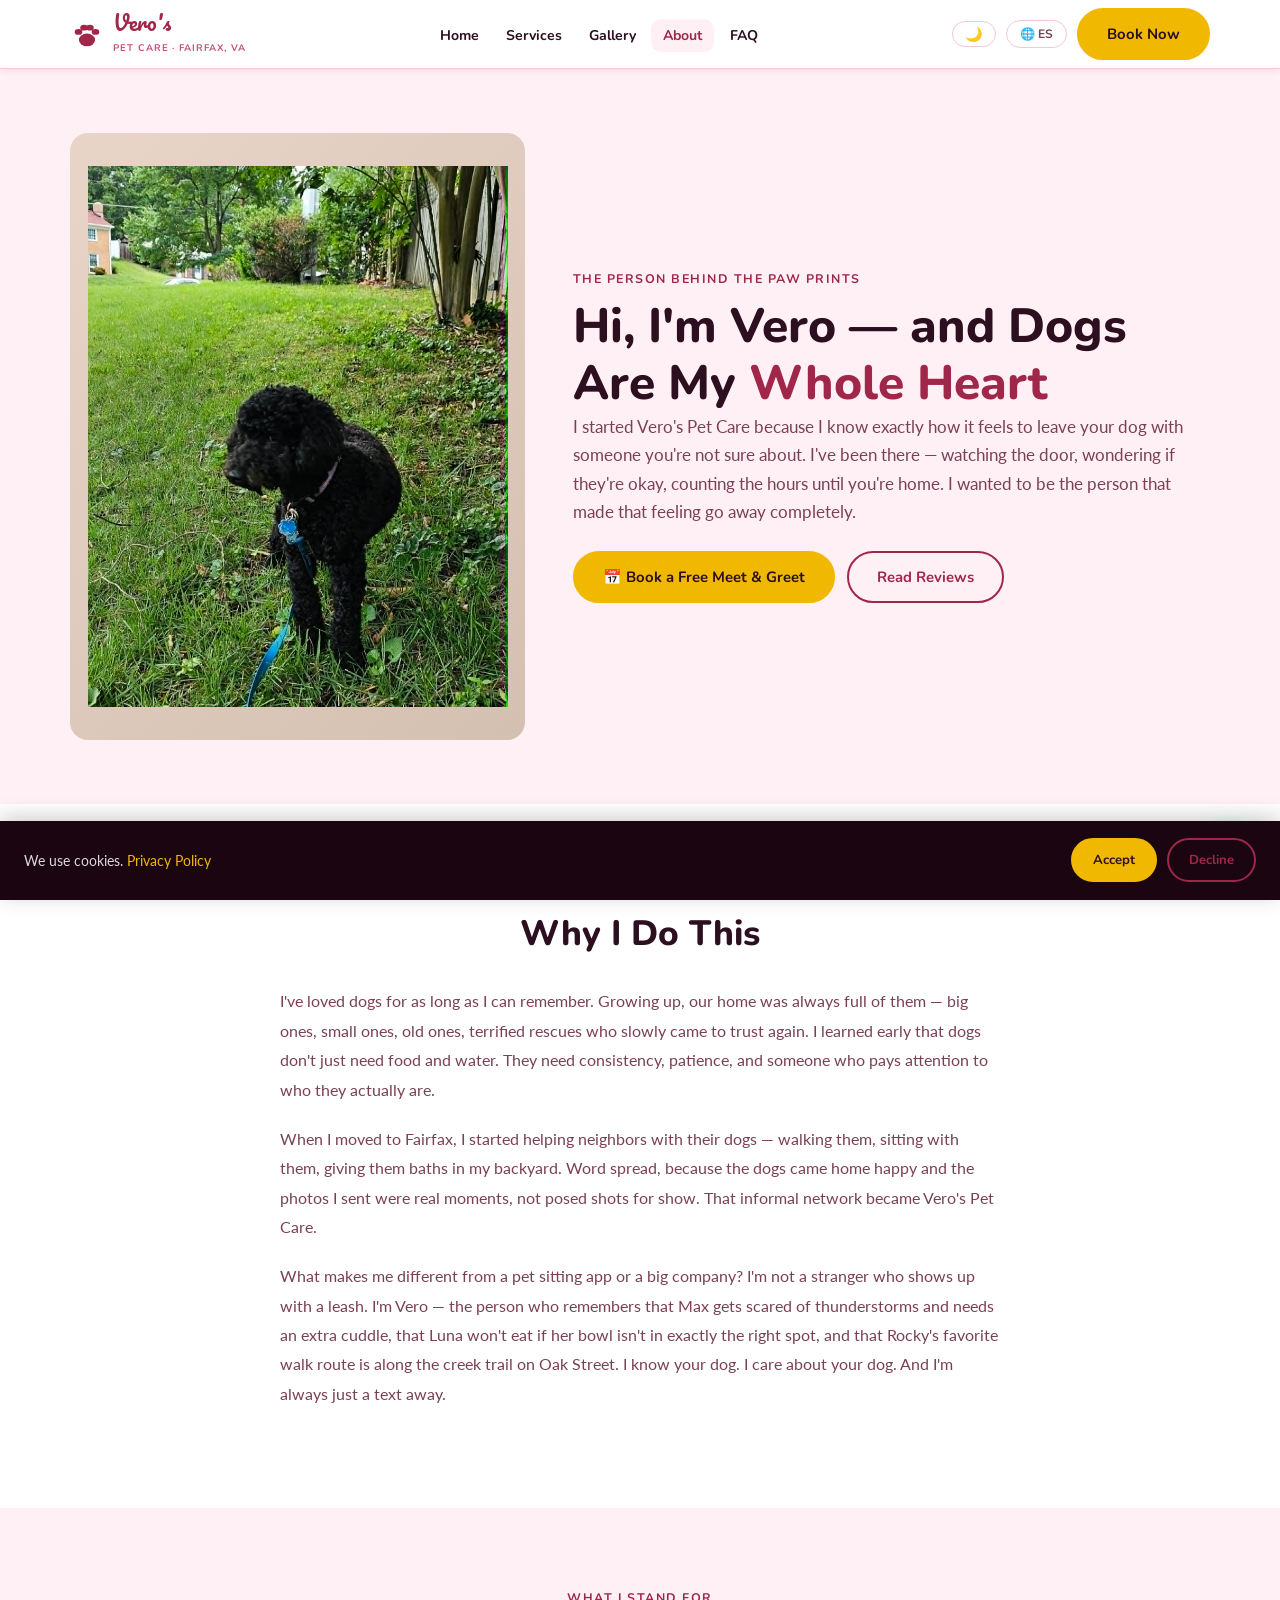
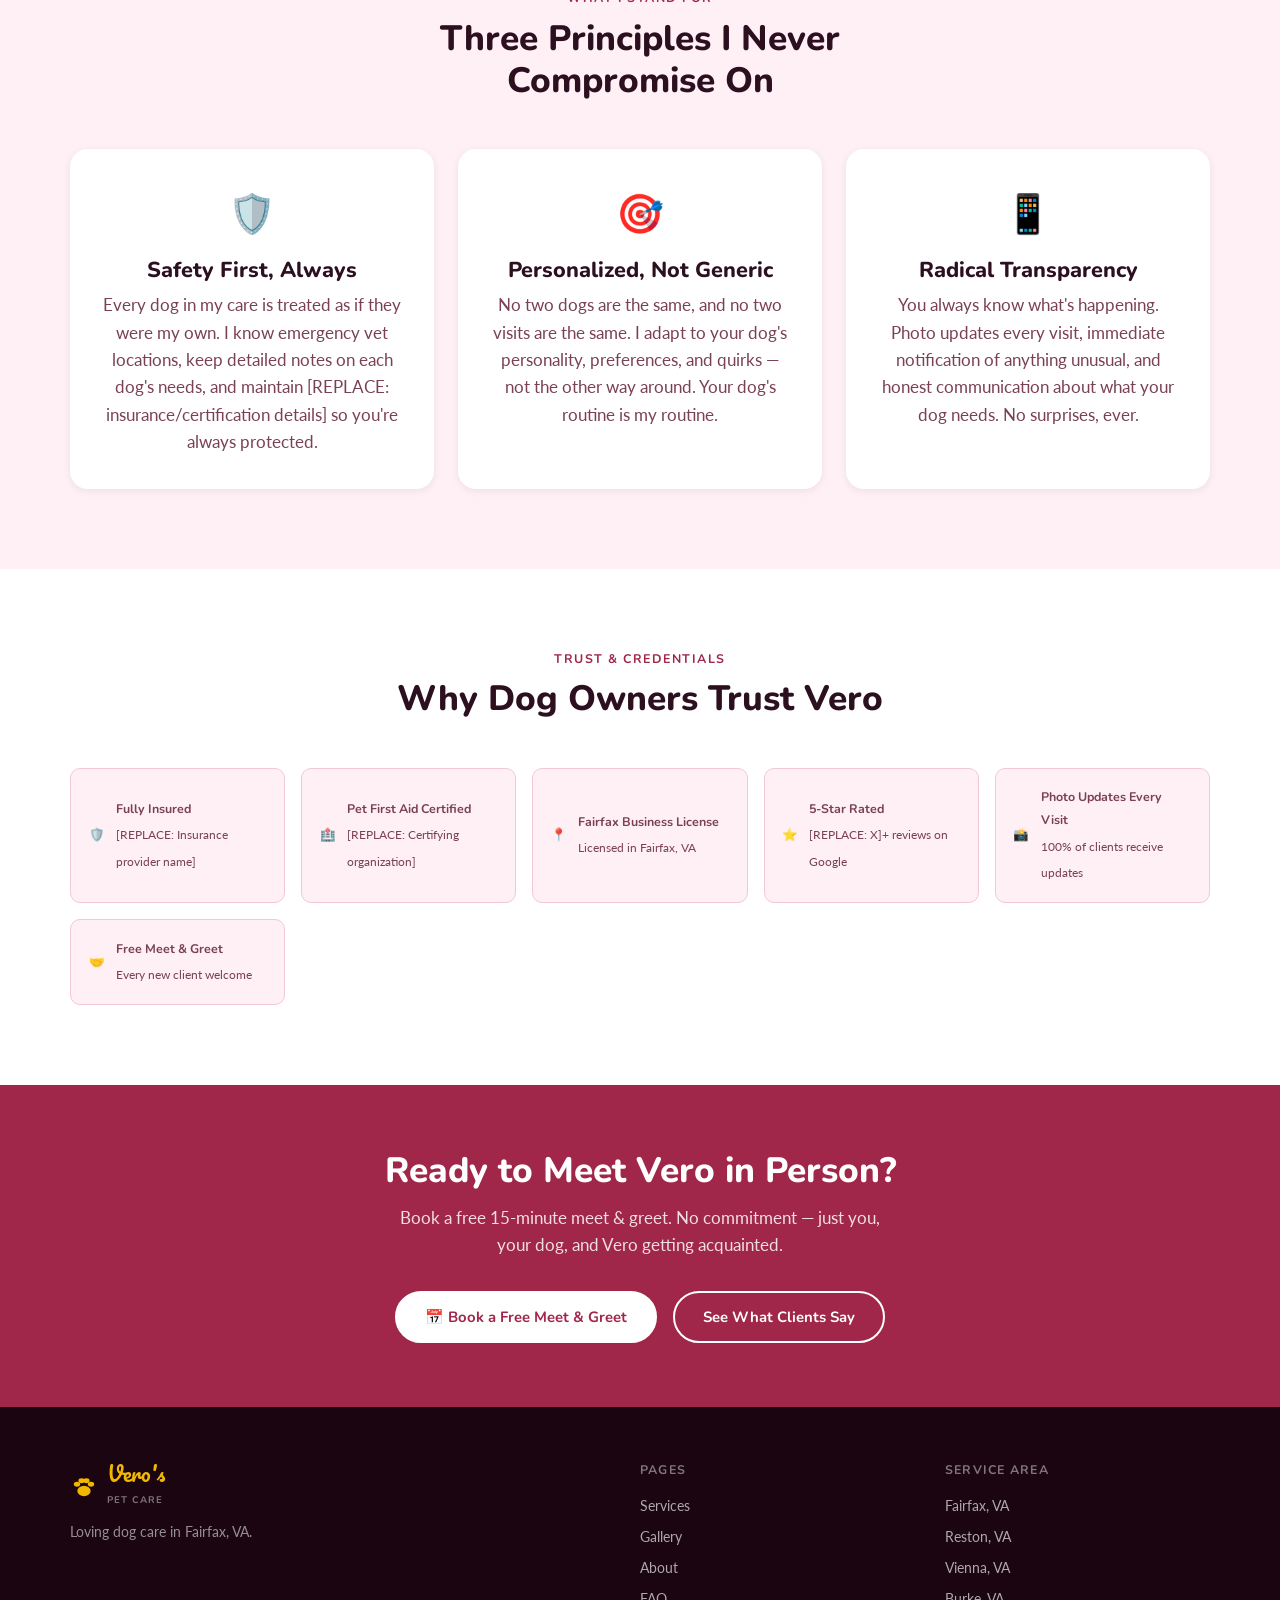
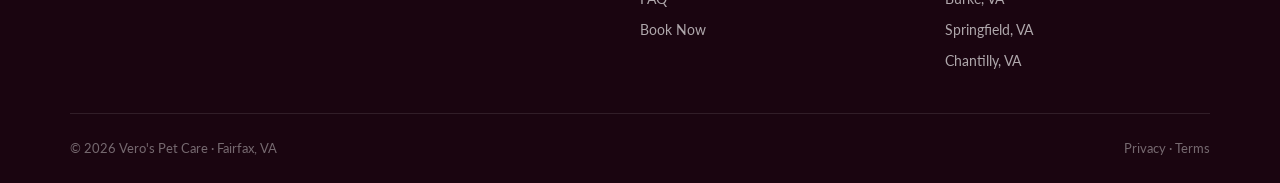
<file: about.html>
<!DOCTYPE html>
<html lang="en" data-lang="en">
<head>
  <meta charset="UTF-8">
  <script>!function(){var t=localStorage.getItem('vpc_theme')||'dark';document.documentElement.setAttribute('data-theme',t)}()</script>
  <meta name="viewport" content="width=device-width, initial-scale=1.0">
  <title>About Vero | Vero's Pet Care — Fairfax, VA Dog Care</title>
  <meta name="description" content="Meet Vero — the heart behind Vero's Pet Care in Fairfax, VA. Learn her story, her values, and why hundreds of Fairfax dog owners trust her with their furry family members.">
  <meta name="robots" content="index, follow">
  <link rel="canonical" href="https://verospetcare.infoplay.com/about.html">
  <meta property="og:title" content="About Vero | Vero's Pet Care — Fairfax, VA">
  <meta property="og:description" content="Meet the real person behind Vero's Pet Care. Her love for dogs, her story, and why trust is everything in this business.">
  <meta property="og:type" content="website">
  <meta property="og:url" content="https://verospetcare.infoplay.com/about.html">
  <meta property="og:image" content="https://verospetcare.infoplay.com/img/og-image.jpg">
  <link rel="preconnect" href="https://fonts.googleapis.com">
  <link rel="preconnect" href="https://fonts.gstatic.com" crossorigin>
  <link href="https://fonts.googleapis.com/css2?family=Pacifico&family=Nunito:wght@400;600;700;800&family=Lato:ital,wght@0,400;0,700;1,400&display=swap" rel="stylesheet">
  <link rel="stylesheet" href="style.css">
</head>
<body>
<a href="#main-content" class="skip-link">Skip to main content</a>

<!-- NAV -->
<header class="site-header">
  <div class="container">
    <nav class="nav-inner" aria-label="Main navigation">
      <a href="index.html" class="nav-logo"><svg width="34" height="34" viewBox="0 0 40 40" aria-hidden="true" style="color:var(--clr-primary)"><ellipse cx="20" cy="27" rx="9.5" ry="7.5" fill="currentColor"/><ellipse cx="10" cy="17.5" rx="4.5" ry="3.5" fill="currentColor"/><ellipse cx="16.5" cy="12.5" rx="4.5" ry="3.5" fill="currentColor"/><ellipse cx="23.5" cy="12.5" rx="4.5" ry="3.5" fill="currentColor"/><ellipse cx="30" cy="17.5" rx="4.5" ry="3.5" fill="currentColor"/></svg><span><span class="logo-text">Vero's</span><span class="logo-sub">Pet Care · Fairfax, VA</span></span></a>
      <ul class="nav-links" role="list">
        <li><a href="index.html"><span class="lang-en">Home</span><span class="lang-es">Inicio</span></a></li>
        <li><a href="services.html"><span class="lang-en">Services</span><span class="lang-es">Servicios</span></a></li>
        <li><a href="gallery.html"><span class="lang-en">Gallery</span><span class="lang-es">Galería</span></a></li>
        <li><a href="about.html" class="active" aria-current="page"><span class="lang-en">About</span><span class="lang-es">Sobre Vero</span></a></li>
        <li><a href="faq.html">FAQ</a></li>
      </ul>
      <div class="nav-actions">
        <button class="theme-toggle" aria-label="Switch to dark mode">🌙</button>
        <button class="lang-toggle" aria-label="Cambiar a Español">🌐 ES</button>
        <a href="book.html" class="btn btn-primary nav-cta"><span class="lang-en">Book Now</span><span class="lang-es">Reservar</span></a>
        <button class="hamburger" id="hamburger" aria-expanded="false" aria-controls="mobile-menu" aria-label="Open menu"><svg width="22" height="22" viewBox="0 0 22 22" fill="none" aria-hidden="true"><rect y="3" width="22" height="2.5" rx="1.25" fill="currentColor"/><rect y="10" width="22" height="2.5" rx="1.25" fill="currentColor"/><rect y="17" width="22" height="2.5" rx="1.25" fill="currentColor"/></svg></button>
      </div>
    </nav>
  </div>
  <nav id="mobile-menu" class="mobile-menu container" aria-label="Mobile navigation">
    <a href="index.html"><span class="lang-en">Home</span><span class="lang-es">Inicio</span></a>
    <a href="services.html"><span class="lang-en">Services</span><span class="lang-es">Servicios</span></a>
    <a href="gallery.html"><span class="lang-en">Gallery</span><span class="lang-es">Galería</span></a>
    <a href="about.html"><span class="lang-en">About Vero</span><span class="lang-es">Sobre Vero</span></a>
    <a href="faq.html">FAQ</a>
    <a href="testimonials.html"><span class="lang-en">Testimonials</span><span class="lang-es">Testimonios</span></a>
    <a href="book.html" class="btn btn-primary"><span class="lang-en">📅 Book Now</span><span class="lang-es">📅 Reservar</span></a>
  </nav>
</header>

<main id="main-content">

  <!-- HERO -->
  <section style="background:var(--clr-neutral);padding:4rem 0" aria-labelledby="about-heading">
    <div class="container">
      <div class="about-hero-inner">
        <div class="about-hero-photo" role="img" aria-label="Vero with a happy dog">
          <img src="img/vero-about.jpg" alt="Vero smiling with one of the dogs she cares for in Fairfax, VA" width="420" height="560" loading="eager" onerror="this.style.display='none';this.parentElement.querySelector('.ph').style.display='flex'">
          <div class="ph" style="display:none;align-items:center;justify-content:center;height:100%;font-size:4rem">🐾</div>
        </div>
        <div>
          <span class="section-label"><span class="lang-en">The Person Behind the Paw Prints</span><span class="lang-es">La Persona Detrás de las Huellas</span></span>
          <h1 id="about-heading">
            <span class="lang-en">Hi, I'm Vero — and Dogs Are My <span style="color:var(--clr-primary)">Whole Heart</span></span>
            <span class="lang-es">Hola, soy Vero — y los Perros Son <span style="color:var(--clr-primary)">Todo Mi Corazón</span></span>
          </h1>
          <p style="font-size:1.08rem;margin-bottom:1.5rem">
            <span class="lang-en">I started Vero's Pet Care because I know exactly how it feels to leave your dog with someone you're not sure about. I've been there — watching the door, wondering if they're okay, counting the hours until you're home. I wanted to be the person that made that feeling go away completely.</span>
            <span class="lang-es">Comencé Vero's Pet Care porque sé exactamente cómo se siente dejar a tu perro con alguien de quien no estás seguro. He estado ahí — mirando la puerta, preguntándome si están bien, contando las horas. Quería ser la persona que hiciera desaparecer esa sensación por completo.</span>
          </p>
          <div style="display:flex;flex-wrap:wrap;gap:.75rem">
            <a href="book.html" class="btn btn-primary"><span class="lang-en">📅 Book a Free Meet &amp; Greet</span><span class="lang-es">📅 Agenda una Presentación Gratuita</span></a>
            <a href="testimonials.html" class="btn btn-outline"><span class="lang-en">Read Reviews</span><span class="lang-es">Leer Comentarios</span></a>
          </div>
        </div>
      </div>
    </div>
  </section>

  <!-- MY STORY -->
  <section class="about-story-section" aria-labelledby="story-heading">
    <div class="container">
      <div class="about-story-inner">
        <span class="section-label" style="text-align:center;display:block"><span class="lang-en">My Story</span><span class="lang-es">Mi Historia</span></span>
        <h2 id="story-heading" style="text-align:center;margin-bottom:2rem">
          <span class="lang-en">Why I Do This</span>
          <span class="lang-es">Por Qué Hago Esto</span>
        </h2>
        <p>
          <span class="lang-en">I've loved dogs for as long as I can remember. Growing up, our home was always full of them — big ones, small ones, old ones, terrified rescues who slowly came to trust again. I learned early that dogs don't just need food and water. They need consistency, patience, and someone who pays attention to who they actually are.</span>
          <span class="lang-es">He amado a los perros por todo el tiempo que puedo recordar. Al crecer, nuestra casa siempre estaba llena de ellos — grandes, pequeños, viejos, rescates aterrorizados que poco a poco volvían a confiar. Aprendí temprano que los perros no solo necesitan comida y agua. Necesitan consistencia, paciencia y a alguien que preste atención a quiénes son realmente.</span>
        </p>
        <p>
          <span class="lang-en">When I moved to Fairfax, I started helping neighbors with their dogs — walking them, sitting with them, giving them baths in my backyard. Word spread, because the dogs came home happy and the photos I sent were real moments, not posed shots for show. That informal network became Vero's Pet Care.</span>
          <span class="lang-es">Cuando me mudé a Fairfax, comencé a ayudar a los vecinos con sus perros — pasearlos, cuidarlos, bañarlos en mi patio. La voz se corrió, porque los perros llegaban a casa felices y las fotos que enviaba eran momentos reales, no poses para mostrar. Esa red informal se convirtió en Vero's Pet Care.</span>
        </p>
        <p>
          <span class="lang-en">What makes me different from a pet sitting app or a big company? I'm not a stranger who shows up with a leash. I'm Vero — the person who remembers that Max gets scared of thunderstorms and needs an extra cuddle, that Luna won't eat if her bowl isn't in exactly the right spot, and that Rocky's favorite walk route is along the creek trail on Oak Street. I know your dog. I care about your dog. And I'm always just a text away.</span>
          <span class="lang-es">¿Qué me diferencia de una app o una empresa grande? No soy una desconocida que aparece con una correa. Soy Vero — la persona que recuerda que Max se asusta con los truenos y necesita un abrazo extra, que Luna no come si su tazón no está en el lugar exacto, y que el paseo favorito de Rocky es por el sendero del arroyo. Conozco a tu perro. Me importa tu perro. Y siempre estoy a un mensaje de distancia.</span>
        </p>
      </div>
    </div>
  </section>

  <!-- VALUES -->
  <section class="values-section" aria-labelledby="values-heading">
    <div class="container">
      <div class="section-intro">
        <span class="section-label"><span class="lang-en">What I Stand For</span><span class="lang-es">Lo que Defiendo</span></span>
        <h2 id="values-heading"><span class="lang-en">Three Principles I Never Compromise On</span><span class="lang-es">Tres Principios que Nunca Comprometo</span></h2>
      </div>
      <div class="values-grid">
        <div class="value-card">
          <span class="value-icon" aria-hidden="true">🛡️</span>
          <h3><span class="lang-en">Safety First, Always</span><span class="lang-es">La Seguridad Primero, Siempre</span></h3>
          <p><span class="lang-en">Every dog in my care is treated as if they were my own. I know emergency vet locations, keep detailed notes on each dog's needs, and maintain [REPLACE: insurance/certification details] so you're always protected.</span><span class="lang-es">Cada perro a mi cuidado se trata como si fuera mío. Conozco las clínicas de emergencia, mantengo notas detalladas sobre las necesidades de cada perro y tengo seguro para que siempre estés protegido.</span></p>
        </div>
        <div class="value-card">
          <span class="value-icon" aria-hidden="true">🎯</span>
          <h3><span class="lang-en">Personalized, Not Generic</span><span class="lang-es">Personalizado, No Genérico</span></h3>
          <p><span class="lang-en">No two dogs are the same, and no two visits are the same. I adapt to your dog's personality, preferences, and quirks — not the other way around. Your dog's routine is my routine.</span><span class="lang-es">No hay dos perros iguales, y no hay dos visitas iguales. Me adapto a la personalidad, preferencias y peculiaridades de tu perro — no al revés. La rutina de tu perro es mi rutina.</span></p>
        </div>
        <div class="value-card">
          <span class="value-icon" aria-hidden="true">📱</span>
          <h3><span class="lang-en">Radical Transparency</span><span class="lang-es">Transparencia Radical</span></h3>
          <p><span class="lang-en">You always know what's happening. Photo updates every visit, immediate notification of anything unusual, and honest communication about what your dog needs. No surprises, ever.</span><span class="lang-es">Siempre sabes lo que está pasando. Actualizaciones fotográficas en cada visita, notificación inmediata de cualquier novedad y comunicación honesta sobre lo que tu perro necesita. Sin sorpresas, nunca.</span></p>
        </div>
      </div>
    </div>
  </section>

  <!-- CREDENTIALS -->
  <section class="credentials-section" aria-labelledby="credentials-heading">
    <div class="container">
      <div class="section-intro">
        <span class="section-label"><span class="lang-en">Trust &amp; Credentials</span><span class="lang-es">Confianza y Credenciales</span></span>
        <h2 id="credentials-heading"><span class="lang-en">Why Dog Owners Trust Vero</span><span class="lang-es">Por Qué los Dueños de Perros Confían en Vero</span></h2>
      </div>
      <div class="credentials-grid">
        <div class="credential-item">
          <span class="cred-icon" aria-hidden="true">🛡️</span>
          <div>
            <strong><span class="lang-en">Fully Insured</span><span class="lang-es">Totalmente Asegurada</span></strong>
            <span><span class="lang-en">[REPLACE: Insurance provider name]</span><span class="lang-es">[REPLACE: Nombre del seguro]</span></span>
          </div>
        </div>
        <div class="credential-item">
          <span class="cred-icon" aria-hidden="true">🏥</span>
          <div>
            <strong><span class="lang-en">Pet First Aid Certified</span><span class="lang-es">Certificada en Primeros Auxilios</span></strong>
            <span>[REPLACE: Certifying organization]</span>
          </div>
        </div>
        <div class="credential-item">
          <span class="cred-icon" aria-hidden="true">📍</span>
          <div>
            <strong><span class="lang-en">Fairfax Business License</span><span class="lang-es">Licencia Comercial de Fairfax</span></strong>
            <span><span class="lang-en">Licensed in Fairfax, VA</span><span class="lang-es">Con licencia en Fairfax, VA</span></span>
          </div>
        </div>
        <div class="credential-item">
          <span class="cred-icon" aria-hidden="true">⭐</span>
          <div>
            <strong><span class="lang-en">5-Star Rated</span><span class="lang-es">Calificación 5 Estrellas</span></strong>
            <span>[REPLACE: X]+ <span class="lang-en">reviews on Google</span><span class="lang-es">reseñas en Google</span></span>
          </div>
        </div>
        <div class="credential-item">
          <span class="cred-icon" aria-hidden="true">📸</span>
          <div>
            <strong><span class="lang-en">Photo Updates Every Visit</span><span class="lang-es">Fotos en Cada Visita</span></strong>
            <span><span class="lang-en">100% of clients receive updates</span><span class="lang-es">El 100% de los clientes recibe actualizaciones</span></span>
          </div>
        </div>
        <div class="credential-item">
          <span class="cred-icon" aria-hidden="true">🤝</span>
          <div>
            <strong><span class="lang-en">Free Meet &amp; Greet</span><span class="lang-es">Presentación Gratuita</span></strong>
            <span><span class="lang-en">Every new client welcome</span><span class="lang-es">Cada nuevo cliente bienvenido</span></span>
          </div>
        </div>
      </div>
    </div>
  </section>

  <!-- CTA -->
  <section class="cta-banner" aria-labelledby="about-cta-heading">
    <div class="container">
      <h2 id="about-cta-heading"><span class="lang-en">Ready to Meet Vero in Person?</span><span class="lang-es">¿Lista para Conocer a Vero en Persona?</span></h2>
      <p><span class="lang-en">Book a free 15-minute meet &amp; greet. No commitment — just you, your dog, and Vero getting acquainted.</span><span class="lang-es">Reserva una presentación gratuita de 15 minutos. Sin compromiso — solo tú, tu perro y Vero conociéndose.</span></p>
      <div class="cta-btns">
        <a href="book.html" class="btn btn-white"><span class="lang-en">📅 Book a Free Meet &amp; Greet</span><span class="lang-es">📅 Agenda una Presentación Gratuita</span></a>
        <a href="testimonials.html" class="btn btn-outline" style="border-color:#fff;color:#fff"><span class="lang-en">See What Clients Say</span><span class="lang-es">Ver lo que Dicen los Clientes</span></a>
      </div>
    </div>
  </section>

</main>

<!-- FOOTER -->
<footer class="site-footer">
  <div class="container">
    <div class="footer-top">
      <div class="footer-brand"><a href="index.html" class="nav-logo"><svg width="28" height="28" viewBox="0 0 40 40" aria-hidden="true" style="color:var(--clr-accent)"><ellipse cx="20" cy="27" rx="9.5" ry="7.5" fill="currentColor"/><ellipse cx="10" cy="17.5" rx="4.5" ry="3.5" fill="currentColor"/><ellipse cx="16.5" cy="12.5" rx="4.5" ry="3.5" fill="currentColor"/><ellipse cx="23.5" cy="12.5" rx="4.5" ry="3.5" fill="currentColor"/><ellipse cx="30" cy="17.5" rx="4.5" ry="3.5" fill="currentColor"/></svg><span><span class="logo-text">Vero's</span><span class="logo-sub">Pet Care</span></span></a><p><span class="lang-en">Loving dog care in Fairfax, VA.</span><span class="lang-es">Cuidado amoroso para perros en Fairfax, VA.</span></p></div>
      <div class="footer-col"><h4><span class="lang-en">Pages</span><span class="lang-es">Páginas</span></h4><ul><li><a href="services.html"><span class="lang-en">Services</span><span class="lang-es">Servicios</span></a></li><li><a href="gallery.html"><span class="lang-en">Gallery</span><span class="lang-es">Galería</span></a></li><li><a href="about.html"><span class="lang-en">About</span><span class="lang-es">Sobre Vero</span></a></li><li><a href="faq.html">FAQ</a></li><li><a href="book.html"><span class="lang-en">Book Now</span><span class="lang-es">Reservar</span></a></li></ul></div>
      <div class="footer-col"><h4><span class="lang-en">Service Area</span><span class="lang-es">Área de Servicio</span></h4><ul><li>Fairfax, VA</li><li>Reston, VA</li><li>Vienna, VA</li><li>Burke, VA</li><li>Springfield, VA</li><li>Chantilly, VA</li></ul></div>
    </div>
    <div class="footer-bottom"><span>© 2026 Vero's Pet Care · Fairfax, VA</span><span><a href="privacy.html"><span class="lang-en">Privacy</span><span class="lang-es">Privacidad</span></a> · <a href="terms.html"><span class="lang-en">Terms</span><span class="lang-es">Términos</span></a></span></div>
  </div>
</footer>

<a href="https://wa.me/17034381527" class="whatsapp-float" aria-label="Chat on WhatsApp" target="_blank" rel="noopener noreferrer"><svg viewBox="0 0 24 24" aria-hidden="true" fill="#fff"><path d="M17.472 14.382c-.297-.149-1.758-.867-2.03-.967-.273-.099-.471-.148-.67.15-.197.297-.767.966-.94 1.164-.173.199-.347.223-.644.075-.297-.15-1.255-.463-2.39-1.475-.883-.788-1.48-1.761-1.653-2.059-.173-.297-.018-.458.13-.606.134-.133.298-.347.446-.52.149-.174.198-.298.298-.497.099-.198.05-.371-.025-.52-.075-.149-.669-1.612-.916-2.207-.242-.579-.487-.5-.669-.51-.173-.008-.371-.01-.57-.01-.198 0-.52.074-.792.372-.272.297-1.04 1.016-1.04 2.479 0 1.462 1.065 2.875 1.213 3.074.149.198 2.096 3.2 5.077 4.487.709.306 1.262.489 1.694.625.712.227 1.36.195 1.871.118.571-.085 1.758-.719 2.006-1.413.248-.694.248-1.289.173-1.413-.074-.124-.272-.198-.57-.347z"/><path d="M12 0C5.373 0 0 5.373 0 12c0 2.115.549 4.101 1.508 5.83L0 24l6.335-1.482A11.934 11.934 0 0012 24c6.627 0 12-5.373 12-12S18.627 0 12 0zm0 22c-1.891 0-3.667-.518-5.18-1.42l-.371-.22-3.762.879.938-3.67-.241-.383A9.954 9.954 0 012 12C2 6.477 6.477 2 12 2s10 4.477 10 10-4.477 10-10 10z"/></svg></a>
<div id="cookie-banner" role="dialog" aria-describedby="cookie-desc" style="display:none"><p id="cookie-desc"><span class="lang-en">We use cookies. <a href="privacy.html">Privacy Policy</a></span><span class="lang-es">Usamos cookies. <a href="privacy.html">Política de Privacidad</a></span></p><div class="cookie-actions"><button id="cookie-accept" class="btn btn-primary btn-sm"><span class="lang-en">Accept</span><span class="lang-es">Aceptar</span></button><button id="cookie-decline" class="btn btn-outline btn-sm"><span class="lang-en">Decline</span><span class="lang-es">Rechazar</span></button></div></div>

<script src="main.js" defer></script>
</body>
</html>
</file>
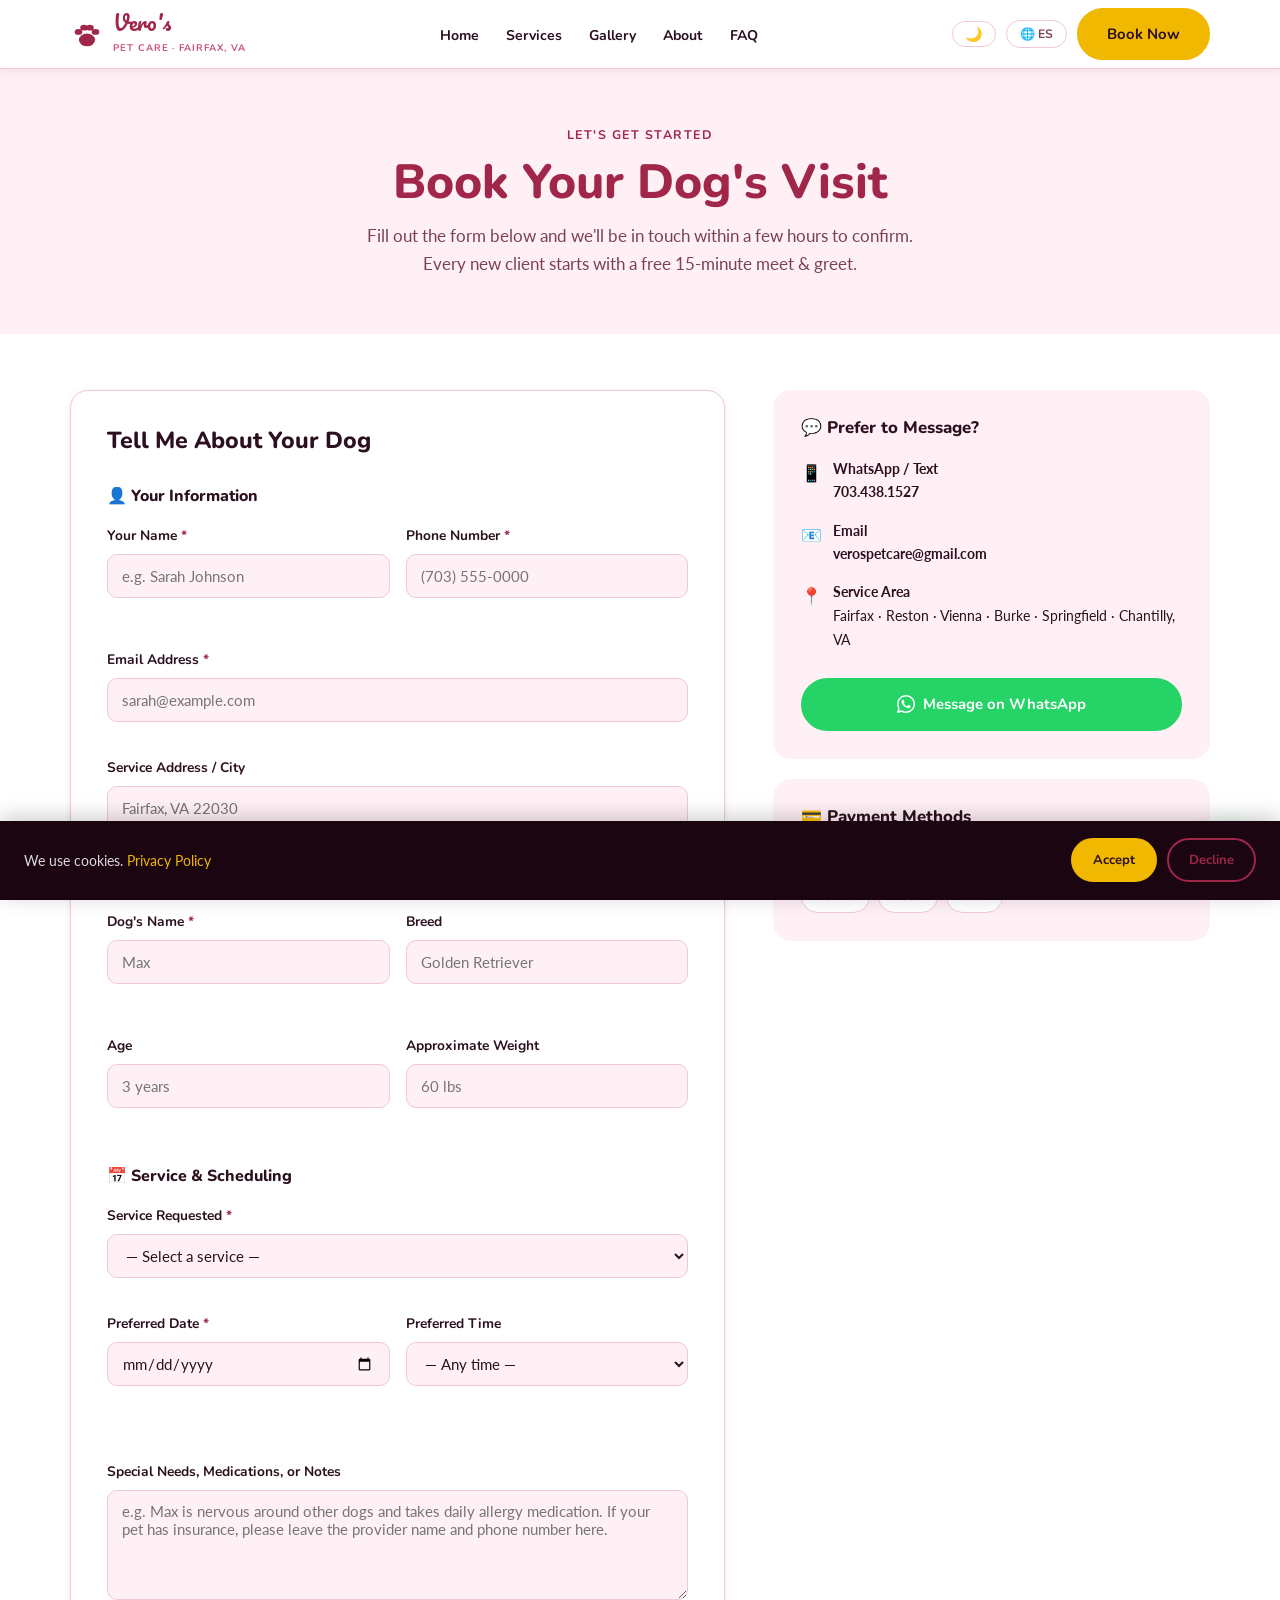
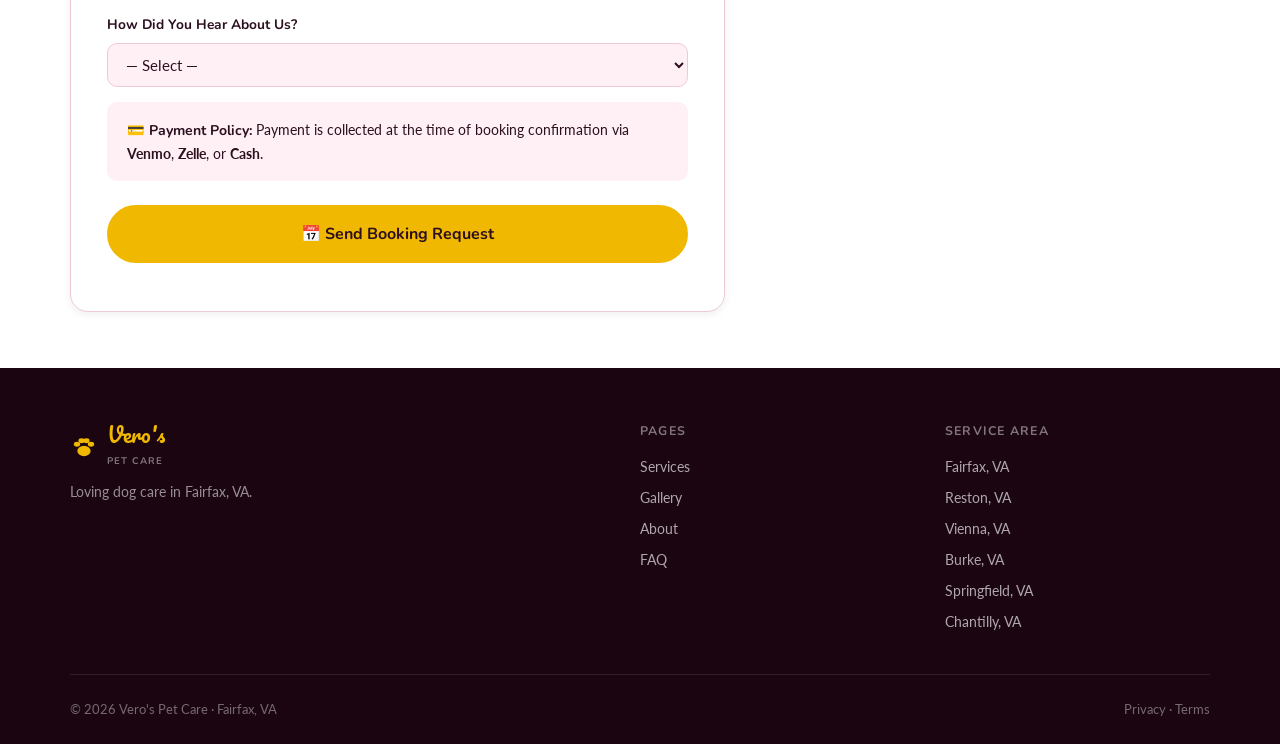
<file: book.html>
<!DOCTYPE html>
<html lang="en" data-lang="en">
<head>
  <meta charset="UTF-8">
  <script>!function(){var t=localStorage.getItem('vpc_theme')||'dark';document.documentElement.setAttribute('data-theme',t)}()</script>
  <meta name="viewport" content="width=device-width, initial-scale=1.0">
  <title>Book a Dog Care Visit | Vero's Pet Care — Fairfax, VA</title>
  <meta name="description" content="Book dog care services in Fairfax, VA with Vero. Fill out our quick form — grooming baths, dog walking, and more. We respond within a few hours.">
  <meta name="robots" content="index, follow">
  <link rel="canonical" href="https://verospetcare.infoplay.com/book.html">
  <meta property="og:title" content="Book Now | Vero's Pet Care — Fairfax, VA">
  <meta property="og:description" content="Book dog care services in Fairfax, VA. Quick form, fast response. Grooming, walking, sitting, and more.">
  <meta property="og:type" content="website">
  <meta property="og:url" content="https://verospetcare.infoplay.com/book.html">
  <meta property="og:image" content="https://verospetcare.infoplay.com/img/og-image.jpg">
  <link rel="preconnect" href="https://fonts.googleapis.com">
  <link rel="preconnect" href="https://fonts.gstatic.com" crossorigin>
  <link href="https://fonts.googleapis.com/css2?family=Pacifico&family=Nunito:wght@400;600;700;800&family=Lato:ital,wght@0,400;0,700;1,400&display=swap" rel="stylesheet">
  <link rel="stylesheet" href="style.css">
</head>
<body>
<a href="#main-content" class="skip-link">Skip to main content</a>

<!-- NAV -->
<header class="site-header">
  <div class="container">
    <nav class="nav-inner" aria-label="Main navigation">
      <a href="index.html" class="nav-logo"><svg width="34" height="34" viewBox="0 0 40 40" aria-hidden="true" style="color:var(--clr-primary)"><ellipse cx="20" cy="27" rx="9.5" ry="7.5" fill="currentColor"/><ellipse cx="10" cy="17.5" rx="4.5" ry="3.5" fill="currentColor"/><ellipse cx="16.5" cy="12.5" rx="4.5" ry="3.5" fill="currentColor"/><ellipse cx="23.5" cy="12.5" rx="4.5" ry="3.5" fill="currentColor"/><ellipse cx="30" cy="17.5" rx="4.5" ry="3.5" fill="currentColor"/></svg><span><span class="logo-text">Vero's</span><span class="logo-sub">Pet Care · Fairfax, VA</span></span></a>
      <ul class="nav-links" role="list">
        <li><a href="index.html"><span class="lang-en">Home</span><span class="lang-es">Inicio</span></a></li>
        <li><a href="services.html"><span class="lang-en">Services</span><span class="lang-es">Servicios</span></a></li>
        <li><a href="gallery.html"><span class="lang-en">Gallery</span><span class="lang-es">Galería</span></a></li>
        <li><a href="about.html"><span class="lang-en">About</span><span class="lang-es">Sobre Vero</span></a></li>
        <li><a href="faq.html">FAQ</a></li>
      </ul>
      <div class="nav-actions">
        <button class="theme-toggle" aria-label="Switch to dark mode">🌙</button>
        <button class="lang-toggle" aria-label="Cambiar a Español">🌐 ES</button>
        <a href="book.html" class="btn btn-primary nav-cta active" aria-current="page"><span class="lang-en">Book Now</span><span class="lang-es">Reservar</span></a>
        <button class="hamburger" id="hamburger" aria-expanded="false" aria-controls="mobile-menu" aria-label="Open menu"><svg width="22" height="22" viewBox="0 0 22 22" fill="none" aria-hidden="true"><rect y="3" width="22" height="2.5" rx="1.25" fill="currentColor"/><rect y="10" width="22" height="2.5" rx="1.25" fill="currentColor"/><rect y="17" width="22" height="2.5" rx="1.25" fill="currentColor"/></svg></button>
      </div>
    </nav>
  </div>
  <nav id="mobile-menu" class="mobile-menu container" aria-label="Mobile navigation">
    <a href="index.html"><span class="lang-en">Home</span><span class="lang-es">Inicio</span></a>
    <a href="services.html"><span class="lang-en">Services</span><span class="lang-es">Servicios</span></a>
    <a href="gallery.html"><span class="lang-en">Gallery</span><span class="lang-es">Galería</span></a>
    <a href="about.html"><span class="lang-en">About Vero</span><span class="lang-es">Sobre Vero</span></a>
    <a href="faq.html">FAQ</a>
    <a href="testimonials.html"><span class="lang-en">Testimonials</span><span class="lang-es">Testimonios</span></a>
    <a href="book.html" class="btn btn-primary"><span class="lang-en">📅 Book Now</span><span class="lang-es">📅 Reservar</span></a>
  </nav>
</header>

<main id="main-content">

  <!-- PAGE HERO -->
  <section class="page-hero" aria-labelledby="book-heading">
    <div class="container">
      <span class="section-label"><span class="lang-en">Let's Get Started</span><span class="lang-es">Comencemos</span></span>
      <h1 id="book-heading">
        <span class="lang-en">Book Your Dog's <span style="color:var(--clr-primary)">Visit</span></span>
        <span class="lang-es">Reserva la <span style="color:var(--clr-primary)">Visita</span> de tu Perro</span>
      </h1>
      <p><span class="lang-en">Fill out the form below and we'll be in touch within a few hours to confirm. Every new client starts with a free 15-minute meet &amp; greet.</span><span class="lang-es">Completa el formulario a continuación y nos pondremos en contacto en pocas horas para confirmar. Cada nuevo cliente comienza con una presentación gratuita de 15 minutos.</span></p>
    </div>
  </section>

  <!-- BOOKING FORM -->
  <section style="background:var(--clr-bg);padding:3.5rem 0" aria-labelledby="form-heading">
    <div class="container">
      <div class="booking-layout">

        <!-- Main form -->
        <div class="booking-form-card">
          <h2 id="form-heading"><span class="lang-en">Tell Me About Your Dog</span><span class="lang-es">Cuéntame Sobre tu Perro</span></h2>

          <!-- Formspree form — replace action with your Formspree endpoint -->
          <form id="booking-form"
                action="https://formspree.io/f/[REPLACE: your Formspree form ID]"
                method="POST"
                novalidate
                aria-label="Booking request form">

            <input type="hidden" name="_next" value="https://verospetcare.infoplay.com/book.html?sent=true">
            <input type="hidden" name="_subject" value="New Booking Request — Vero's Pet Care">

            <!-- Owner info -->
            <fieldset style="border:none;padding:0;margin-bottom:1.5rem">
              <legend style="font-family:var(--font-head);font-weight:800;font-size:1rem;margin-bottom:1rem;color:var(--clr-text)">
                <span class="lang-en">👤 Your Information</span><span class="lang-es">👤 Tu Información</span>
              </legend>
              <div class="form-row two-col">
                <div class="form-group">
                  <label for="owner-name"><span class="lang-en">Your Name</span><span class="lang-es">Tu Nombre</span> <span class="req" aria-hidden="true">*</span></label>
                  <input type="text" id="owner-name" name="owner_name" required autocomplete="name" aria-required="true" aria-describedby="err-owner-name" placeholder="e.g. Sarah Johnson">
                  <span id="err-owner-name" class="form-error" role="alert"></span>
                </div>
                <div class="form-group">
                  <label for="phone"><span class="lang-en">Phone Number</span><span class="lang-es">Número de Teléfono</span> <span class="req" aria-hidden="true">*</span></label>
                  <input type="tel" id="phone" name="phone" required autocomplete="tel" aria-required="true" aria-describedby="err-phone" placeholder="(703) 555-0000">
                  <span id="err-phone" class="form-error" role="alert"></span>
                </div>
              </div>
              <div class="form-group">
                <label for="email"><span class="lang-en">Email Address</span><span class="lang-es">Correo Electrónico</span> <span class="req" aria-hidden="true">*</span></label>
                <input type="email" id="email" name="email" required autocomplete="email" aria-required="true" aria-describedby="err-email" placeholder="sarah@example.com">
                <span id="err-email" class="form-error" role="alert"></span>
              </div>
              <div class="form-group">
                <label for="address"><span class="lang-en">Service Address / City</span><span class="lang-es">Dirección / Ciudad del Servicio</span></label>
                <input type="text" id="address" name="address" autocomplete="street-address" placeholder="Fairfax, VA 22030">
              </div>
            </fieldset>

            <!-- Dog info -->
            <fieldset style="border:none;padding:0;margin-bottom:1.5rem">
              <legend style="font-family:var(--font-head);font-weight:800;font-size:1rem;margin-bottom:1rem;color:var(--clr-text)">
                <span class="lang-en">🐾 About Your Dog</span><span class="lang-es">🐾 Sobre tu Perro</span>
              </legend>
              <div class="form-row two-col">
                <div class="form-group">
                  <label for="dog-name"><span class="lang-en">Dog's Name</span><span class="lang-es">Nombre del Perro</span> <span class="req" aria-hidden="true">*</span></label>
                  <input type="text" id="dog-name" name="dog_name" required aria-required="true" aria-describedby="err-dog-name" placeholder="Max">
                  <span id="err-dog-name" class="form-error" role="alert"></span>
                </div>
                <div class="form-group">
                  <label for="breed"><span class="lang-en">Breed</span><span class="lang-es">Raza</span></label>
                  <input type="text" id="breed" name="breed" placeholder="Golden Retriever">
                </div>
              </div>
              <div class="form-row two-col">
                <div class="form-group">
                  <label for="age"><span class="lang-en">Age</span><span class="lang-es">Edad</span></label>
                  <input type="text" id="age" name="age" placeholder="3 years">
                </div>
                <div class="form-group">
                  <label for="weight"><span class="lang-en">Approximate Weight</span><span class="lang-es">Peso Aproximado</span></label>
                  <input type="text" id="weight" name="weight" placeholder="60 lbs">
                </div>
              </div>
            </fieldset>

            <!-- Service info -->
            <fieldset style="border:none;padding:0;margin-bottom:1.5rem">
              <legend style="font-family:var(--font-head);font-weight:800;font-size:1rem;margin-bottom:1rem;color:var(--clr-text)">
                <span class="lang-en">📅 Service &amp; Scheduling</span><span class="lang-es">📅 Servicio y Horario</span>
              </legend>
              <div class="form-group">
                <label for="service"><span class="lang-en">Service Requested</span><span class="lang-es">Servicio Solicitado</span> <span class="req" aria-hidden="true">*</span></label>
                <select id="service" name="service" required aria-required="true" aria-describedby="err-service">
                  <option value=""><span class="lang-en">— Select a service —</span></option>
                  <option value="bath-brush"><span class="lang-en">Bath &amp; Brush</span></option>
                  <option value="dog-walking-20">Dog Walking — 20 min</option>
                  <option value="dog-walking-30">Dog Walking — 30 min</option>
                  <option value="dog-walking-60">Dog Walking — 60 min</option>
                  <option value="drop-in">Drop-In Visit</option>
                  <option value="in-home-sitting">In-Home Pet Sitting</option>
                  <option value="portrait">Pet Portrait Session</option>
                  <option value="puppy">Puppy Care Package</option>
                  <option value="birthday">Dog Birthday Package</option>
                  <option value="meet-greet">Free Meet &amp; Greet (new client)</option>
                </select>
                <span id="err-service" class="form-error" role="alert"></span>
              </div>
              <div class="form-row two-col">
                <div class="form-group">
                  <label for="date"><span class="lang-en">Preferred Date</span><span class="lang-es">Fecha Preferida</span> <span class="req" aria-hidden="true">*</span></label>
                  <input type="date" id="date" name="preferred_date" required aria-required="true" aria-describedby="err-date">
                  <span id="err-date" class="form-error" role="alert"></span>
                </div>
                <div class="form-group">
                  <label for="time"><span class="lang-en">Preferred Time</span><span class="lang-es">Hora Preferida</span></label>
                  <select id="time" name="preferred_time">
                    <option value=""><span class="lang-en">— Any time —</span></option>
                    <option value="morning"><span class="lang-en">Morning (7am–12pm)</span></option>
                    <option value="afternoon"><span class="lang-en">Afternoon (12pm–5pm)</span></option>
                    <option value="evening"><span class="lang-en">Evening (5pm–8pm)</span></option>
                  </select>
                </div>
              </div>
            </fieldset>

            <!-- Special needs & notes -->
            <div class="form-group">
              <label for="special-needs"><span class="lang-en">Special Needs, Medications, or Notes</span><span class="lang-es">Necesidades Especiales, Medicamentos o Notas</span></label>
              <textarea id="special-needs" name="special_needs" rows="4" placeholder="e.g. Max is nervous around other dogs and takes daily allergy medication. If your pet has insurance, please leave the provider name and phone number here."></textarea>
            </div>

            <div class="form-group">
              <label for="how-heard"><span class="lang-en">How Did You Hear About Us?</span><span class="lang-es">¿Cómo Nos Conociste?</span></label>
              <select id="how-heard" name="how_heard">
                <option value="">— <span class="lang-en">Select</span> —</option>
                <option value="google">Google Search</option>
                <option value="instagram">Instagram</option>
                <option value="neighbor">Neighbor / Friend Referral</option>
                <option value="nextdoor">Nextdoor</option>
                <option value="other"><span class="lang-en">Other</span></option>
              </select>
            </div>

            <!-- Payment notice -->
            <div style="background:var(--clr-neutral);border-radius:var(--radius);padding:1rem 1.25rem;margin-bottom:1.5rem;font-size:.88rem">
              <strong style="font-family:var(--font-head)"><span class="lang-en">💳 Payment Policy:</span><span class="lang-es">💳 Política de Pago:</span></strong>
              <span class="lang-en"> Payment is collected at the time of booking confirmation via <strong>Venmo</strong>, <strong>Zelle</strong>, or <strong>Cash</strong>.</span>
              <span class="lang-es"> El pago se realiza al momento de la confirmación de la reserva vía <strong>Venmo</strong>, <strong>Zelle</strong> o <strong>Efectivo</strong>.</span>
            </div>

            <button type="submit" class="btn btn-primary" style="width:100%;justify-content:center;font-size:1rem;padding:1rem">
              <span class="lang-en">📅 Send Booking Request</span>
              <span class="lang-es">📅 Enviar Solicitud de Reserva</span>
            </button>
            <p id="form-feedback" aria-live="polite" style="margin-top:.75rem;text-align:center"></p>
          </form>
        </div>

        <!-- Sidebar -->
        <aside aria-label="Contact information">
          <!-- Contact info -->
          <div class="booking-sidebar-card">
            <h3><span class="lang-en">💬 Prefer to Message?</span><span class="lang-es">💬 ¿Prefieres Escribir?</span></h3>
            <div class="contact-item">
              <span class="ci-icon" aria-hidden="true">📱</span>
              <div>
                <strong class="lang-en">WhatsApp / Text</strong><strong class="lang-es">WhatsApp / Texto</strong><br>
                <a href="https://wa.me/17034381527" target="_blank" rel="noopener noreferrer">703.438.1527</a>
              </div>
            </div>
            <div class="contact-item">
              <span class="ci-icon" aria-hidden="true">📧</span>
              <div>
                <strong>Email</strong><br>
                <a href="mailto:verospetcare@gmail.com">verospetcare@gmail.com</a>
              </div>
            </div>
            <div class="contact-item">
              <span class="ci-icon" aria-hidden="true">📍</span>
              <div>
                <strong><span class="lang-en">Service Area</span><span class="lang-es">Área de Servicio</span></strong><br>
                <span style="font-size:.88rem">Fairfax · Reston · Vienna · Burke · Springfield · Chantilly, VA</span>
              </div>
            </div>
            <a href="https://wa.me/17034381527" class="btn btn-whatsapp" style="width:100%;justify-content:center;margin-top:.75rem" target="_blank" rel="noopener noreferrer" aria-label="Message on WhatsApp">
              <svg width="18" height="18" viewBox="0 0 24 24" fill="currentColor" aria-hidden="true"><path d="M17.472 14.382c-.297-.149-1.758-.867-2.03-.967-.273-.099-.471-.148-.67.15-.197.297-.767.966-.94 1.164-.173.199-.347.223-.644.075-.297-.15-1.255-.463-2.39-1.475-.883-.788-1.48-1.761-1.653-2.059-.173-.297-.018-.458.13-.606.134-.133.298-.347.446-.52.149-.174.198-.298.298-.497.099-.198.05-.371-.025-.52-.075-.149-.669-1.612-.916-2.207-.242-.579-.487-.5-.669-.51-.173-.008-.371-.01-.57-.01-.198 0-.52.074-.792.372-.272.297-1.04 1.016-1.04 2.479 0 1.462 1.065 2.875 1.213 3.074.149.198 2.096 3.2 5.077 4.487.709.306 1.262.489 1.694.625.712.227 1.36.195 1.871.118.571-.085 1.758-.719 2.006-1.413.248-.694.248-1.289.173-1.413-.074-.124-.272-.198-.57-.347z"/><path d="M12 0C5.373 0 0 5.373 0 12c0 2.115.549 4.101 1.508 5.83L0 24l6.335-1.482A11.934 11.934 0 0012 24c6.627 0 12-5.373 12-12S18.627 0 12 0zm0 22c-1.891 0-3.667-.518-5.18-1.42l-.371-.22-3.762.879.938-3.67-.241-.383A9.954 9.954 0 012 12C2 6.477 6.477 2 12 2s10 4.477 10 10-4.477 10-10 10z"/></svg>
              <span class="lang-en">Message on WhatsApp</span><span class="lang-es">Escribir por WhatsApp</span>
            </a>
          </div>

          <!-- Payment methods -->
          <div class="booking-sidebar-card">
            <h3><span class="lang-en">💳 Payment Methods</span><span class="lang-es">💳 Métodos de Pago</span></h3>
            <p style="font-size:.88rem;margin-bottom:.75rem;color:var(--clr-muted)"><span class="lang-en">Payment is due at booking confirmation.</span><span class="lang-es">El pago se realiza al confirmar la reserva.</span></p>
            <div class="payment-methods">
              <span class="pay-badge">Venmo</span>
              <span class="pay-badge">Zelle</span>
              <span class="pay-badge">Cash</span>
            </div>
          </div>
        </aside>

      </div>
    </div>
  </section>

</main>

<!-- FOOTER -->
<footer class="site-footer">
  <div class="container">
    <div class="footer-top">
      <div class="footer-brand"><a href="index.html" class="nav-logo"><svg width="28" height="28" viewBox="0 0 40 40" aria-hidden="true" style="color:var(--clr-accent)"><ellipse cx="20" cy="27" rx="9.5" ry="7.5" fill="currentColor"/><ellipse cx="10" cy="17.5" rx="4.5" ry="3.5" fill="currentColor"/><ellipse cx="16.5" cy="12.5" rx="4.5" ry="3.5" fill="currentColor"/><ellipse cx="23.5" cy="12.5" rx="4.5" ry="3.5" fill="currentColor"/><ellipse cx="30" cy="17.5" rx="4.5" ry="3.5" fill="currentColor"/></svg><span><span class="logo-text">Vero's</span><span class="logo-sub">Pet Care</span></span></a><p><span class="lang-en">Loving dog care in Fairfax, VA.</span><span class="lang-es">Cuidado amoroso para perros en Fairfax, VA.</span></p></div>
      <div class="footer-col"><h4><span class="lang-en">Pages</span><span class="lang-es">Páginas</span></h4><ul><li><a href="services.html"><span class="lang-en">Services</span><span class="lang-es">Servicios</span></a></li><li><a href="gallery.html"><span class="lang-en">Gallery</span><span class="lang-es">Galería</span></a></li><li><a href="about.html"><span class="lang-en">About</span><span class="lang-es">Sobre Vero</span></a></li><li><a href="faq.html">FAQ</a></li></ul></div>
      <div class="footer-col"><h4><span class="lang-en">Service Area</span><span class="lang-es">Área de Servicio</span></h4><ul><li>Fairfax, VA</li><li>Reston, VA</li><li>Vienna, VA</li><li>Burke, VA</li><li>Springfield, VA</li><li>Chantilly, VA</li></ul></div>
    </div>
    <div class="footer-bottom"><span>© 2026 Vero's Pet Care · Fairfax, VA</span><span><a href="privacy.html"><span class="lang-en">Privacy</span><span class="lang-es">Privacidad</span></a> · <a href="terms.html"><span class="lang-en">Terms</span><span class="lang-es">Términos</span></a></span></div>
  </div>
</footer>

<a href="https://wa.me/17034381527" class="whatsapp-float" aria-label="Chat on WhatsApp" target="_blank" rel="noopener noreferrer"><svg viewBox="0 0 24 24" aria-hidden="true" fill="#fff"><path d="M17.472 14.382c-.297-.149-1.758-.867-2.03-.967-.273-.099-.471-.148-.67.15-.197.297-.767.966-.94 1.164-.173.199-.347.223-.644.075-.297-.15-1.255-.463-2.39-1.475-.883-.788-1.48-1.761-1.653-2.059-.173-.297-.018-.458.13-.606.134-.133.298-.347.446-.52.149-.174.198-.298.298-.497.099-.198.05-.371-.025-.52-.075-.149-.669-1.612-.916-2.207-.242-.579-.487-.5-.669-.51-.173-.008-.371-.01-.57-.01-.198 0-.52.074-.792.372-.272.297-1.04 1.016-1.04 2.479 0 1.462 1.065 2.875 1.213 3.074.149.198 2.096 3.2 5.077 4.487.709.306 1.262.489 1.694.625.712.227 1.36.195 1.871.118.571-.085 1.758-.719 2.006-1.413.248-.694.248-1.289.173-1.413-.074-.124-.272-.198-.57-.347z"/><path d="M12 0C5.373 0 0 5.373 0 12c0 2.115.549 4.101 1.508 5.83L0 24l6.335-1.482A11.934 11.934 0 0012 24c6.627 0 12-5.373 12-12S18.627 0 12 0zm0 22c-1.891 0-3.667-.518-5.18-1.42l-.371-.22-3.762.879.938-3.67-.241-.383A9.954 9.954 0 012 12C2 6.477 6.477 2 12 2s10 4.477 10 10-4.477 10-10 10z"/></svg></a>
<div id="cookie-banner" role="dialog" aria-describedby="cookie-desc" style="display:none"><p id="cookie-desc"><span class="lang-en">We use cookies. <a href="privacy.html">Privacy Policy</a></span><span class="lang-es">Usamos cookies. <a href="privacy.html">Política de Privacidad</a></span></p><div class="cookie-actions"><button id="cookie-accept" class="btn btn-primary btn-sm"><span class="lang-en">Accept</span><span class="lang-es">Aceptar</span></button><button id="cookie-decline" class="btn btn-outline btn-sm"><span class="lang-en">Decline</span><span class="lang-es">Rechazar</span></button></div></div>

<script src="main.js" defer></script>
</body>
</html>
</file>
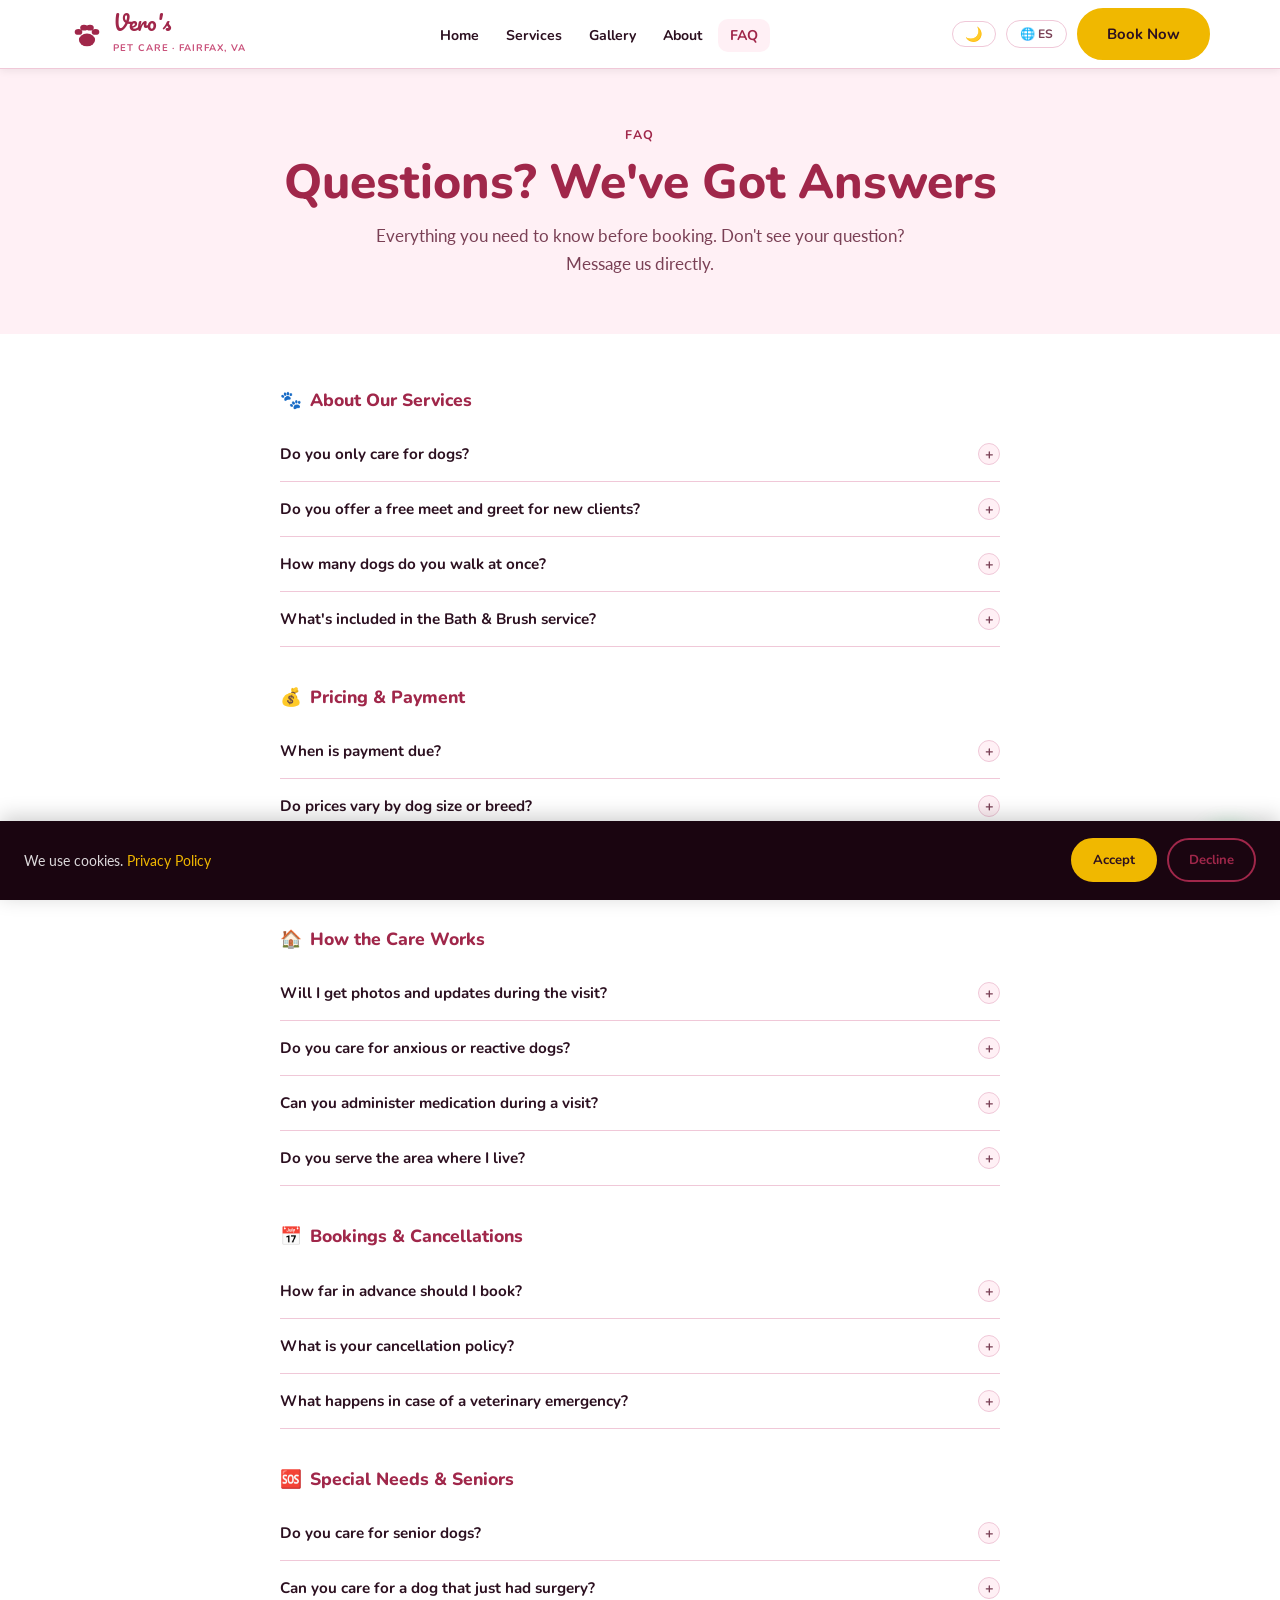
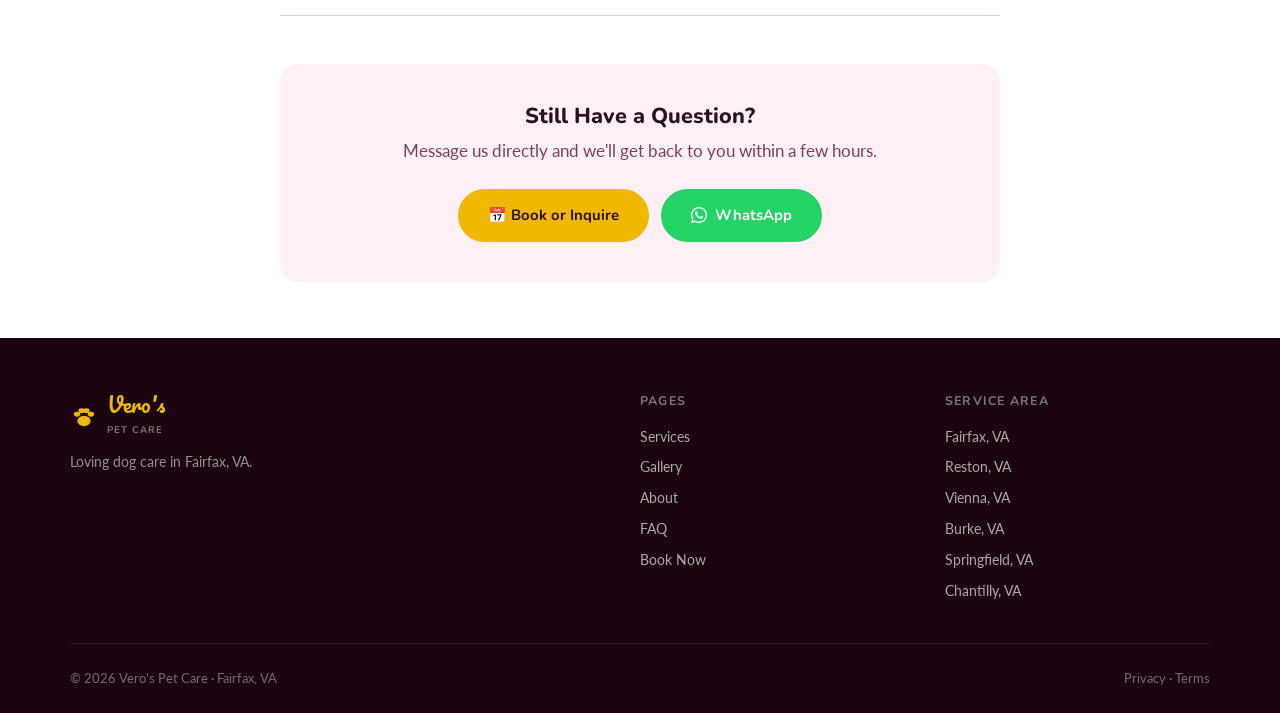
<file: faq.html>
<!DOCTYPE html>
<html lang="en" data-lang="en">
<head>
  <meta charset="UTF-8">
  <script>!function(){var t=localStorage.getItem('vpc_theme')||'dark';document.documentElement.setAttribute('data-theme',t)}()</script>
  <meta name="viewport" content="width=device-width, initial-scale=1.0">
  <title>FAQ — Frequently Asked Questions | Vero's Pet Care — Fairfax, VA</title>
  <meta name="description" content="Answers to common questions about Vero's dog care services in Fairfax, VA. Pricing, what to expect, cancellations, special needs, and more.">
  <meta name="robots" content="index, follow">
  <link rel="canonical" href="https://verospetcare.infoplay.com/faq.html">
  <script type="application/ld+json">
  {"@context":"https://schema.org","@type":"FAQPage","mainEntity":[
    {"@type":"Question","name":"Do you only service Fairfax, VA?","acceptedAnswer":{"@type":"Answer","text":"We primarily serve Fairfax, VA and surrounding communities including Reston, Vienna, Burke, Springfield, and Chantilly. Contact us if you are outside these areas — we may still be able to help."}},
    {"@type":"Question","name":"How does the booking process work?","acceptedAnswer":{"@type":"Answer","text":"Fill out the booking form on our site. We'll respond within a few hours to confirm availability and schedule a free 15-minute meet and greet for new clients. Payment is collected at booking confirmation."}},
    {"@type":"Question","name":"Do you offer a free meet and greet?","acceptedAnswer":{"@type":"Answer","text":"Yes — every new client gets a free 15-minute meet and greet so your dog can get comfortable with Vero before any paid service begins. Trust starts here."}}
  ]}
  </script>
  <meta property="og:title" content="FAQ | Vero's Pet Care — Fairfax, VA">
  <meta property="og:description" content="Answers to common questions about dog walking, grooming, sitting, pricing, and booking with Vero's Pet Care in Fairfax, VA.">
  <meta property="og:type" content="website">
  <meta property="og:url" content="https://verospetcare.infoplay.com/faq.html">
  <meta property="og:image" content="https://verospetcare.infoplay.com/img/og-image.jpg">
  <link rel="preconnect" href="https://fonts.googleapis.com">
  <link rel="preconnect" href="https://fonts.gstatic.com" crossorigin>
  <link href="https://fonts.googleapis.com/css2?family=Pacifico&family=Nunito:wght@400;600;700;800&family=Lato:ital,wght@0,400;0,700;1,400&display=swap" rel="stylesheet">
  <link rel="stylesheet" href="style.css">
</head>
<body>
<a href="#main-content" class="skip-link">Skip to main content</a>

<!-- NAV -->
<header class="site-header">
  <div class="container">
    <nav class="nav-inner" aria-label="Main navigation">
      <a href="index.html" class="nav-logo"><svg width="34" height="34" viewBox="0 0 40 40" aria-hidden="true" style="color:var(--clr-primary)"><ellipse cx="20" cy="27" rx="9.5" ry="7.5" fill="currentColor"/><ellipse cx="10" cy="17.5" rx="4.5" ry="3.5" fill="currentColor"/><ellipse cx="16.5" cy="12.5" rx="4.5" ry="3.5" fill="currentColor"/><ellipse cx="23.5" cy="12.5" rx="4.5" ry="3.5" fill="currentColor"/><ellipse cx="30" cy="17.5" rx="4.5" ry="3.5" fill="currentColor"/></svg><span><span class="logo-text">Vero's</span><span class="logo-sub">Pet Care · Fairfax, VA</span></span></a>
      <ul class="nav-links" role="list">
        <li><a href="index.html"><span class="lang-en">Home</span><span class="lang-es">Inicio</span></a></li>
        <li><a href="services.html"><span class="lang-en">Services</span><span class="lang-es">Servicios</span></a></li>
        <li><a href="gallery.html"><span class="lang-en">Gallery</span><span class="lang-es">Galería</span></a></li>
        <li><a href="about.html"><span class="lang-en">About</span><span class="lang-es">Sobre Vero</span></a></li>
        <li><a href="faq.html" class="active" aria-current="page">FAQ</a></li>
      </ul>
      <div class="nav-actions">
        <button class="theme-toggle" aria-label="Switch to dark mode">🌙</button>
        <button class="lang-toggle" aria-label="Cambiar a Español">🌐 ES</button>
        <a href="book.html" class="btn btn-primary nav-cta"><span class="lang-en">Book Now</span><span class="lang-es">Reservar</span></a>
        <button class="hamburger" id="hamburger" aria-expanded="false" aria-controls="mobile-menu" aria-label="Open menu"><svg width="22" height="22" viewBox="0 0 22 22" fill="none" aria-hidden="true"><rect y="3" width="22" height="2.5" rx="1.25" fill="currentColor"/><rect y="10" width="22" height="2.5" rx="1.25" fill="currentColor"/><rect y="17" width="22" height="2.5" rx="1.25" fill="currentColor"/></svg></button>
      </div>
    </nav>
  </div>
  <nav id="mobile-menu" class="mobile-menu container" aria-label="Mobile navigation">
    <a href="index.html"><span class="lang-en">Home</span><span class="lang-es">Inicio</span></a>
    <a href="services.html"><span class="lang-en">Services</span><span class="lang-es">Servicios</span></a>
    <a href="gallery.html"><span class="lang-en">Gallery</span><span class="lang-es">Galería</span></a>
    <a href="about.html"><span class="lang-en">About Vero</span><span class="lang-es">Sobre Vero</span></a>
    <a href="faq.html">FAQ</a>
    <a href="testimonials.html"><span class="lang-en">Testimonials</span><span class="lang-es">Testimonios</span></a>
    <a href="book.html" class="btn btn-primary"><span class="lang-en">📅 Book Now</span><span class="lang-es">📅 Reservar</span></a>
  </nav>
</header>

<main id="main-content">

  <!-- PAGE HERO -->
  <section class="page-hero" aria-labelledby="faq-heading">
    <div class="container">
      <span class="section-label">FAQ</span>
      <h1 id="faq-heading">
        <span class="lang-en">Questions? We've Got <span style="color:var(--clr-primary)">Answers</span></span>
        <span class="lang-es">¿Preguntas? Tenemos <span style="color:var(--clr-primary)">Respuestas</span></span>
      </h1>
      <p><span class="lang-en">Everything you need to know before booking. Don't see your question? Message us directly.</span><span class="lang-es">Todo lo que necesitas saber antes de reservar. ¿No ves tu pregunta? Escríbenos directamente.</span></p>
    </div>
  </section>

  <!-- FAQ CONTENT -->
  <section style="background:var(--clr-bg);padding:3.5rem 0" aria-labelledby="faq-groups-heading">
    <div class="container" style="max-width:760px">
      <h2 class="visually-hidden" id="faq-groups-heading"><span class="lang-en">FAQ Groups</span><span class="lang-es">Grupos de Preguntas</span></h2>
      <div class="faq-groups">

        <!-- Group 1: About Services -->
        <div class="faq-group">
          <h2 class="faq-group-title"><span aria-hidden="true">🐾</span> <span class="lang-en">About Our Services</span><span class="lang-es">Sobre Nuestros Servicios</span></h2>
          <div class="faq-item">
            <button class="faq-question" aria-expanded="false">
              <span class="lang-en">Do you only care for dogs?</span><span class="lang-es">¿Solo cuidas perros?</span>
              <span class="faq-icon" aria-hidden="true">+</span>
            </button>
            <div class="faq-answer"><span class="lang-en">Yes — Vero's Pet Care specializes exclusively in dogs. This means every product, every technique, and every bit of Vero's training and attention is 100% focused on making dogs happy and comfortable.</span><span class="lang-es">Sí — Vero's Pet Care se especializa exclusivamente en perros. Esto significa que cada producto, cada técnica y toda la atención de Vero está 100% enfocada en hacer felices y cómodos a los perros.</span></div>
          </div>
          <div class="faq-item">
            <button class="faq-question" aria-expanded="false">
              <span class="lang-en">Do you offer a free meet and greet for new clients?</span><span class="lang-es">¿Ofrecen una presentación gratuita para nuevos clientes?</span>
              <span class="faq-icon" aria-hidden="true">+</span>
            </button>
            <div class="faq-answer"><span class="lang-en">Absolutely. Every new client gets a free 15-minute meet and greet — no commitment, no pressure. This gives your dog time to sniff me out and feel comfortable before any paid service begins. Trust is built before the leash is clicked.</span><span class="lang-es">Por supuesto. Cada nuevo cliente recibe una presentación gratuita de 15 minutos — sin compromiso, sin presión. Esto le da a tu perro tiempo para conocerme y sentirse cómodo antes de que comience cualquier servicio pagado.</span></div>
          </div>
          <div class="faq-item">
            <button class="faq-question" aria-expanded="false">
              <span class="lang-en">How many dogs do you walk at once?</span><span class="lang-es">¿Cuántos perros paseas a la vez?</span>
              <span class="faq-icon" aria-hidden="true">+</span>
            </button>
            <div class="faq-answer"><span class="lang-en">A maximum of 3 dogs per walk, and only dogs that are known to be compatible. Your dog's safety and enjoyment always come first. Solo walks are also available and recommended for reactive, anxious, or young dogs.</span><span class="lang-es">Un máximo de 3 perros por paseo, y solo perros que se conoce que son compatibles. La seguridad y disfrute de tu perro siempre son la prioridad. Los paseos individuales también están disponibles y son recomendados para perros reactivos, ansiosos o jóvenes.</span></div>
          </div>
          <div class="faq-item">
            <button class="faq-question" aria-expanded="false">
              <span class="lang-en">What's included in the Bath &amp; Brush service?</span><span class="lang-es">¿Qué incluye el servicio de Baño y Cepillado?</span>
              <span class="faq-icon" aria-hidden="true">+</span>
            </button>
            <div class="faq-answer"><span class="lang-en">The Bath &amp; Brush includes: full bath with dog-safe shampoo and conditioner, blow-dry, ear cleaning, nail trim, and brush-out. Everything is done in a calm, cage-free home environment. Your dog goes home fresh, fluffy, and relaxed — not anxious from a stressful grooming salon experience.</span><span class="lang-es">El Baño y Cepillado incluye: baño completo con champú y acondicionador para perros, secado, limpieza de orejas, corte de uñas y cepillado. Todo se realiza en un ambiente tranquilo y hogareño sin jaulas. Tu perro llega a casa fresco, esponjoso y relajado.</span></div>
          </div>
        </div>

        <!-- Group 2: Pricing & Payment -->
        <div class="faq-group">
          <h2 class="faq-group-title"><span aria-hidden="true">💰</span> <span class="lang-en">Pricing &amp; Payment</span><span class="lang-es">Precios y Pago</span></h2>
          <div class="faq-item">
            <button class="faq-question" aria-expanded="false">
              <span class="lang-en">When is payment due?</span><span class="lang-es">¿Cuándo se realiza el pago?</span>
              <span class="faq-icon" aria-hidden="true">+</span>
            </button>
            <div class="faq-answer"><span class="lang-en">Payment is collected at the time of booking confirmation — before the service. This secures your appointment and allows us to plan properly. We accept Venmo, Zelle, and [REPLACE: other payment methods].</span><span class="lang-es">El pago se realiza al momento de confirmar la reserva — antes del servicio. Esto asegura tu cita y nos permite planificar adecuadamente. Aceptamos Venmo, Zelle y [REPLACE: otros métodos de pago].</span></div>
          </div>
          <div class="faq-item">
            <button class="faq-question" aria-expanded="false">
              <span class="lang-en">Do prices vary by dog size or breed?</span><span class="lang-es">¿Los precios varían según el tamaño o la raza del perro?</span>
              <span class="faq-icon" aria-hidden="true">+</span>
            </button>
            <div class="faq-answer"><span class="lang-en">Yes — for grooming services, prices may vary based on dog size and coat type. For example, a large double-coated breed requires more time and product than a small short-haired dog. We'll confirm the exact price during your meet and greet after seeing your dog.</span><span class="lang-es">Sí — para los servicios de peluquería, los precios pueden variar según el tamaño y el tipo de pelaje del perro. Lo confirmaremos durante tu presentación gratuita después de conocer a tu perro.</span></div>
          </div>
          <div class="faq-item">
            <button class="faq-question" aria-expanded="false">
              <span class="lang-en">Do you offer package deals or recurring discounts?</span><span class="lang-es">¿Ofrecen paquetes o descuentos por recurrencia?</span>
              <span class="faq-icon" aria-hidden="true">+</span>
            </button>
            <div class="faq-answer"><span class="lang-en">Yes! Regular clients who book recurring services (weekly walks, bi-weekly baths, etc.) receive a loyalty discount. Ask about our recurring client rates when you get in touch.</span><span class="lang-es">¡Sí! Los clientes regulares que reservan servicios recurrentes (paseos semanales, baños quincenales, etc.) reciben un descuento por fidelidad. Pregunta sobre nuestras tarifas para clientes recurrentes cuando te pongas en contacto.</span></div>
          </div>
        </div>

        <!-- Group 3: How Care Works -->
        <div class="faq-group">
          <h2 class="faq-group-title"><span aria-hidden="true">🏠</span> <span class="lang-en">How the Care Works</span><span class="lang-es">Cómo Funciona el Cuidado</span></h2>
          <div class="faq-item">
            <button class="faq-question" aria-expanded="false">
              <span class="lang-en">Will I get photos and updates during the visit?</span><span class="lang-es">¿Recibiré fotos y actualizaciones durante la visita?</span>
              <span class="faq-icon" aria-hidden="true">+</span>
            </button>
            <div class="faq-answer"><span class="lang-en">Always. Every visit includes photo updates sent directly to you so you can see your dog is happy, active, and well-cared for. You'll never have to wonder — you'll see it with your own eyes. For walks, you also get a post-walk report card.</span><span class="lang-es">Siempre. Cada visita incluye actualizaciones fotográficas enviadas directamente a ti para que puedas ver que tu perro está feliz y bien cuidado. Para los paseos, también recibirás una tarjeta de reporte al finalizar.</span></div>
          </div>
          <div class="faq-item">
            <button class="faq-question" aria-expanded="false">
              <span class="lang-en">Do you care for anxious or reactive dogs?</span><span class="lang-es">¿Cuidan perros ansiosos o reactivos?</span>
              <span class="faq-icon" aria-hidden="true">+</span>
            </button>
            <div class="faq-answer"><span class="lang-en">Yes — and we're actually very experienced with anxious dogs. The calm, home-based environment of our services is ideal for dogs that struggle in traditional kennels or with strangers. We go at your dog's pace and never force interaction. The meet and greet is especially important for these dogs.</span><span class="lang-es">Sí — y de hecho tenemos mucha experiencia con perros ansiosos. El ambiente tranquilo y hogareño de nuestros servicios es ideal para perros que tienen dificultades en perreras tradicionales o con desconocidos. Seguimos el ritmo de tu perro y nunca forzamos la interacción.</span></div>
          </div>
          <div class="faq-item">
            <button class="faq-question" aria-expanded="false">
              <span class="lang-en">Can you administer medication during a visit?</span><span class="lang-es">¿Pueden administrar medicamentos durante la visita?</span>
              <span class="faq-icon" aria-hidden="true">+</span>
            </button>
            <div class="faq-answer"><span class="lang-en">Yes — we can administer oral medications with food, topical treatments, and some injections (please discuss at booking). We ask that all medications be clearly labeled with dosing instructions. Please disclose all medications when filling out the booking form.</span><span class="lang-es">Sí — podemos administrar medicamentos orales con comida, tratamientos tópicos y algunas inyecciones (por favor discutir al reservar). Pedimos que todos los medicamentos estén claramente etiquetados con las instrucciones de dosificación.</span></div>
          </div>
          <div class="faq-item">
            <button class="faq-question" aria-expanded="false">
              <span class="lang-en">Do you serve the area where I live?</span><span class="lang-es">¿Dan servicio en la zona donde vivo?</span>
              <span class="faq-icon" aria-hidden="true">+</span>
            </button>
            <div class="faq-answer"><span class="lang-en">We serve Fairfax, Reston, Vienna, Burke, Springfield, and Chantilly, VA. If you're just outside these areas, reach out — we may still be able to accommodate you depending on distance and schedule. A small travel fee may apply.</span><span class="lang-es">Atendemos Fairfax, Reston, Vienna, Burke, Springfield y Chantilly, VA. Si estás justo fuera de estas áreas, contáctanos — es posible que aún podamos atenderte según la distancia y el horario. Puede aplicarse una pequeña tarifa de desplazamiento.</span></div>
          </div>
        </div>

        <!-- Group 4: Bookings & Cancellations -->
        <div class="faq-group">
          <h2 class="faq-group-title"><span aria-hidden="true">📅</span> <span class="lang-en">Bookings &amp; Cancellations</span><span class="lang-es">Reservas y Cancelaciones</span></h2>
          <div class="faq-item">
            <button class="faq-question" aria-expanded="false">
              <span class="lang-en">How far in advance should I book?</span><span class="lang-es">¿Con cuánta anticipación debo reservar?</span>
              <span class="faq-icon" aria-hidden="true">+</span>
            </button>
            <div class="faq-answer"><span class="lang-en">For one-time services, we recommend at least 48–72 hours in advance. For ongoing services (weekly walks, regular sitting), ideally 1–2 weeks. Holiday periods (Thanksgiving, Christmas, July 4th) fill up fast — book at least 2–3 weeks ahead for those dates.</span><span class="lang-es">Para servicios únicos, recomendamos al menos 48–72 horas de anticipación. Para servicios continuos (paseos semanales, cuidado regular), idealmente 1–2 semanas. Los períodos festivos se llenan rápido — reserva con al menos 2–3 semanas de anticipación para esas fechas.</span></div>
          </div>
          <div class="faq-item">
            <button class="faq-question" aria-expanded="false">
              <span class="lang-en">What is your cancellation policy?</span><span class="lang-es">¿Cuál es su política de cancelación?</span>
              <span class="faq-icon" aria-hidden="true">+</span>
            </button>
            <div class="faq-answer"><span class="lang-en">Cancellations made 48+ hours before the service receive a full refund. Cancellations within 24–48 hours receive a 50% refund or credit toward a future visit. Same-day cancellations are non-refundable. Emergencies are handled case-by-case — always reach out and we'll work something out.</span><span class="lang-es">Las cancelaciones realizadas con 48+ horas de anticipación reciben un reembolso completo. Las cancelaciones entre 24–48 horas reciben un reembolso del 50% o crédito para una futura visita. Las cancelaciones el mismo día no son reembolsables. Las emergencias se manejan caso por caso.</span></div>
          </div>
          <div class="faq-item">
            <button class="faq-question" aria-expanded="false">
              <span class="lang-en">What happens in case of a veterinary emergency?</span><span class="lang-es">¿Qué sucede en caso de una emergencia veterinaria?</span>
              <span class="faq-icon" aria-hidden="true">+</span>
            </button>
            <div class="faq-answer"><span class="lang-en">You will be contacted immediately. We keep the contact information for your preferred vet and the nearest emergency veterinary clinic on file for every client. In our service agreement, you'll pre-authorize emergency veterinary care so we can act immediately if needed — your dog's health is never delayed for paperwork.</span><span class="lang-es">Serás contactado de inmediato. Mantenemos la información de contacto de tu veterinario preferido y de la clínica veterinaria de emergencias más cercana para cada cliente. En nuestro acuerdo de servicio, pre-autorizas la atención veterinaria de emergencia para que podamos actuar de inmediato.</span></div>
          </div>
        </div>

        <!-- Group 5: Special Needs -->
        <div class="faq-group">
          <h2 class="faq-group-title"><span aria-hidden="true">🆘</span> <span class="lang-en">Special Needs &amp; Seniors</span><span class="lang-es">Necesidades Especiales y Perros Mayores</span></h2>
          <div class="faq-item">
            <button class="faq-question" aria-expanded="false">
              <span class="lang-en">Do you care for senior dogs?</span><span class="lang-es">¿Cuidan a perros mayores?</span>
              <span class="faq-icon" aria-hidden="true">+</span>
            </button>
            <div class="faq-answer"><span class="lang-en">Senior dogs are some of our favorite clients — they're gentle, appreciative, and full of wisdom. We adjust everything to their pace: shorter, slower walks, extra rest time, medication management, and as many couch cuddles as they want. Senior dogs get the same love as the puppies.</span><span class="lang-es">Los perros mayores son algunos de nuestros clientes favoritos — son gentiles, agradecidos y llenos de sabiduría. Adaptamos todo a su ritmo: paseos más cortos y lentos, tiempo extra de descanso y manejo de medicamentos. Los perros mayores reciben el mismo amor que los cachorros.</span></div>
          </div>
          <div class="faq-item">
            <button class="faq-question" aria-expanded="false">
              <span class="lang-en">Can you care for a dog that just had surgery?</span><span class="lang-es">¿Pueden cuidar a un perro que acaba de operarse?</span>
              <span class="faq-icon" aria-hidden="true">+</span>
            </button>
            <div class="faq-answer"><span class="lang-en">Yes — post-surgical care is one of the most important services we offer. We can provide calm, attentive daily check-ins, administer post-op medications, monitor the surgical site, and keep you updated with photos. Please share your vet's post-op instructions when booking.</span><span class="lang-es">Sí — el cuidado post-quirúrgico es uno de los servicios más importantes que ofrecemos. Podemos proporcionar visitas diarias tranquilas, administrar medicamentos post-operatorios y monitorear el sitio quirúrgico.</span></div>
          </div>
        </div>

      </div>

      <!-- Still have questions? CTA -->
      <div style="text-align:center;background:var(--clr-neutral);border-radius:var(--radius-lg);padding:2.5rem;margin-top:3rem">
        <h2 style="font-size:1.35rem;margin-bottom:.5rem"><span class="lang-en">Still Have a Question?</span><span class="lang-es">¿Todavía Tienes una Pregunta?</span></h2>
        <p style="margin-bottom:1.5rem"><span class="lang-en">Message us directly and we'll get back to you within a few hours.</span><span class="lang-es">Escríbenos directamente y te responderemos en pocas horas.</span></p>
        <div style="display:flex;flex-wrap:wrap;gap:.75rem;justify-content:center">
          <a href="book.html" class="btn btn-primary"><span class="lang-en">📅 Book or Inquire</span><span class="lang-es">📅 Reservar o Consultar</span></a>
          <a href="https://wa.me/17034381527" class="btn btn-whatsapp" target="_blank" rel="noopener noreferrer">
            <svg width="16" height="16" viewBox="0 0 24 24" fill="currentColor" aria-hidden="true"><path d="M17.472 14.382c-.297-.149-1.758-.867-2.03-.967-.273-.099-.471-.148-.67.15-.197.297-.767.966-.94 1.164-.173.199-.347.223-.644.075-.297-.15-1.255-.463-2.39-1.475-.883-.788-1.48-1.761-1.653-2.059-.173-.297-.018-.458.13-.606.134-.133.298-.347.446-.52.149-.174.198-.298.298-.497.099-.198.05-.371-.025-.52-.075-.149-.669-1.612-.916-2.207-.242-.579-.487-.5-.669-.51-.173-.008-.371-.01-.57-.01-.198 0-.52.074-.792.372-.272.297-1.04 1.016-1.04 2.479 0 1.462 1.065 2.875 1.213 3.074.149.198 2.096 3.2 5.077 4.487.709.306 1.262.489 1.694.625.712.227 1.36.195 1.871.118.571-.085 1.758-.719 2.006-1.413.248-.694.248-1.289.173-1.413-.074-.124-.272-.198-.57-.347z"/><path d="M12 0C5.373 0 0 5.373 0 12c0 2.115.549 4.101 1.508 5.83L0 24l6.335-1.482A11.934 11.934 0 0012 24c6.627 0 12-5.373 12-12S18.627 0 12 0zm0 22c-1.891 0-3.667-.518-5.18-1.42l-.371-.22-3.762.879.938-3.67-.241-.383A9.954 9.954 0 012 12C2 6.477 6.477 2 12 2s10 4.477 10 10-4.477 10-10 10z"/></svg>
            <span class="lang-en">WhatsApp</span><span class="lang-es">WhatsApp</span>
          </a>
        </div>
      </div>
    </div>
  </section>

</main>

<!-- FOOTER -->
<footer class="site-footer">
  <div class="container">
    <div class="footer-top">
      <div class="footer-brand"><a href="index.html" class="nav-logo"><svg width="28" height="28" viewBox="0 0 40 40" aria-hidden="true" style="color:var(--clr-accent)"><ellipse cx="20" cy="27" rx="9.5" ry="7.5" fill="currentColor"/><ellipse cx="10" cy="17.5" rx="4.5" ry="3.5" fill="currentColor"/><ellipse cx="16.5" cy="12.5" rx="4.5" ry="3.5" fill="currentColor"/><ellipse cx="23.5" cy="12.5" rx="4.5" ry="3.5" fill="currentColor"/><ellipse cx="30" cy="17.5" rx="4.5" ry="3.5" fill="currentColor"/></svg><span><span class="logo-text">Vero's</span><span class="logo-sub">Pet Care</span></span></a><p><span class="lang-en">Loving dog care in Fairfax, VA.</span><span class="lang-es">Cuidado amoroso para perros en Fairfax, VA.</span></p></div>
      <div class="footer-col"><h4><span class="lang-en">Pages</span><span class="lang-es">Páginas</span></h4><ul><li><a href="services.html"><span class="lang-en">Services</span><span class="lang-es">Servicios</span></a></li><li><a href="gallery.html"><span class="lang-en">Gallery</span><span class="lang-es">Galería</span></a></li><li><a href="about.html"><span class="lang-en">About</span><span class="lang-es">Sobre Vero</span></a></li><li><a href="faq.html">FAQ</a></li><li><a href="book.html"><span class="lang-en">Book Now</span><span class="lang-es">Reservar</span></a></li></ul></div>
      <div class="footer-col"><h4><span class="lang-en">Service Area</span><span class="lang-es">Área de Servicio</span></h4><ul><li>Fairfax, VA</li><li>Reston, VA</li><li>Vienna, VA</li><li>Burke, VA</li><li>Springfield, VA</li><li>Chantilly, VA</li></ul></div>
    </div>
    <div class="footer-bottom"><span>© 2026 Vero's Pet Care · Fairfax, VA</span><span><a href="privacy.html"><span class="lang-en">Privacy</span><span class="lang-es">Privacidad</span></a> · <a href="terms.html"><span class="lang-en">Terms</span><span class="lang-es">Términos</span></a></span></div>
  </div>
</footer>

<a href="https://wa.me/17034381527" class="whatsapp-float" aria-label="Chat on WhatsApp" target="_blank" rel="noopener noreferrer"><svg viewBox="0 0 24 24" aria-hidden="true" fill="#fff"><path d="M17.472 14.382c-.297-.149-1.758-.867-2.03-.967-.273-.099-.471-.148-.67.15-.197.297-.767.966-.94 1.164-.173.199-.347.223-.644.075-.297-.15-1.255-.463-2.39-1.475-.883-.788-1.48-1.761-1.653-2.059-.173-.297-.018-.458.13-.606.134-.133.298-.347.446-.52.149-.174.198-.298.298-.497.099-.198.05-.371-.025-.52-.075-.149-.669-1.612-.916-2.207-.242-.579-.487-.5-.669-.51-.173-.008-.371-.01-.57-.01-.198 0-.52.074-.792.372-.272.297-1.04 1.016-1.04 2.479 0 1.462 1.065 2.875 1.213 3.074.149.198 2.096 3.2 5.077 4.487.709.306 1.262.489 1.694.625.712.227 1.36.195 1.871.118.571-.085 1.758-.719 2.006-1.413.248-.694.248-1.289.173-1.413-.074-.124-.272-.198-.57-.347z"/><path d="M12 0C5.373 0 0 5.373 0 12c0 2.115.549 4.101 1.508 5.83L0 24l6.335-1.482A11.934 11.934 0 0012 24c6.627 0 12-5.373 12-12S18.627 0 12 0zm0 22c-1.891 0-3.667-.518-5.18-1.42l-.371-.22-3.762.879.938-3.67-.241-.383A9.954 9.954 0 012 12C2 6.477 6.477 2 12 2s10 4.477 10 10-4.477 10-10 10z"/></svg></a>
<div id="cookie-banner" role="dialog" aria-describedby="cookie-desc" style="display:none"><p id="cookie-desc"><span class="lang-en">We use cookies. <a href="privacy.html">Privacy Policy</a></span><span class="lang-es">Usamos cookies. <a href="privacy.html">Política de Privacidad</a></span></p><div class="cookie-actions"><button id="cookie-accept" class="btn btn-primary btn-sm"><span class="lang-en">Accept</span><span class="lang-es">Aceptar</span></button><button id="cookie-decline" class="btn btn-outline btn-sm"><span class="lang-en">Decline</span><span class="lang-es">Rechazar</span></button></div></div>

<script src="main.js" defer></script>
</body>
</html>
</file>
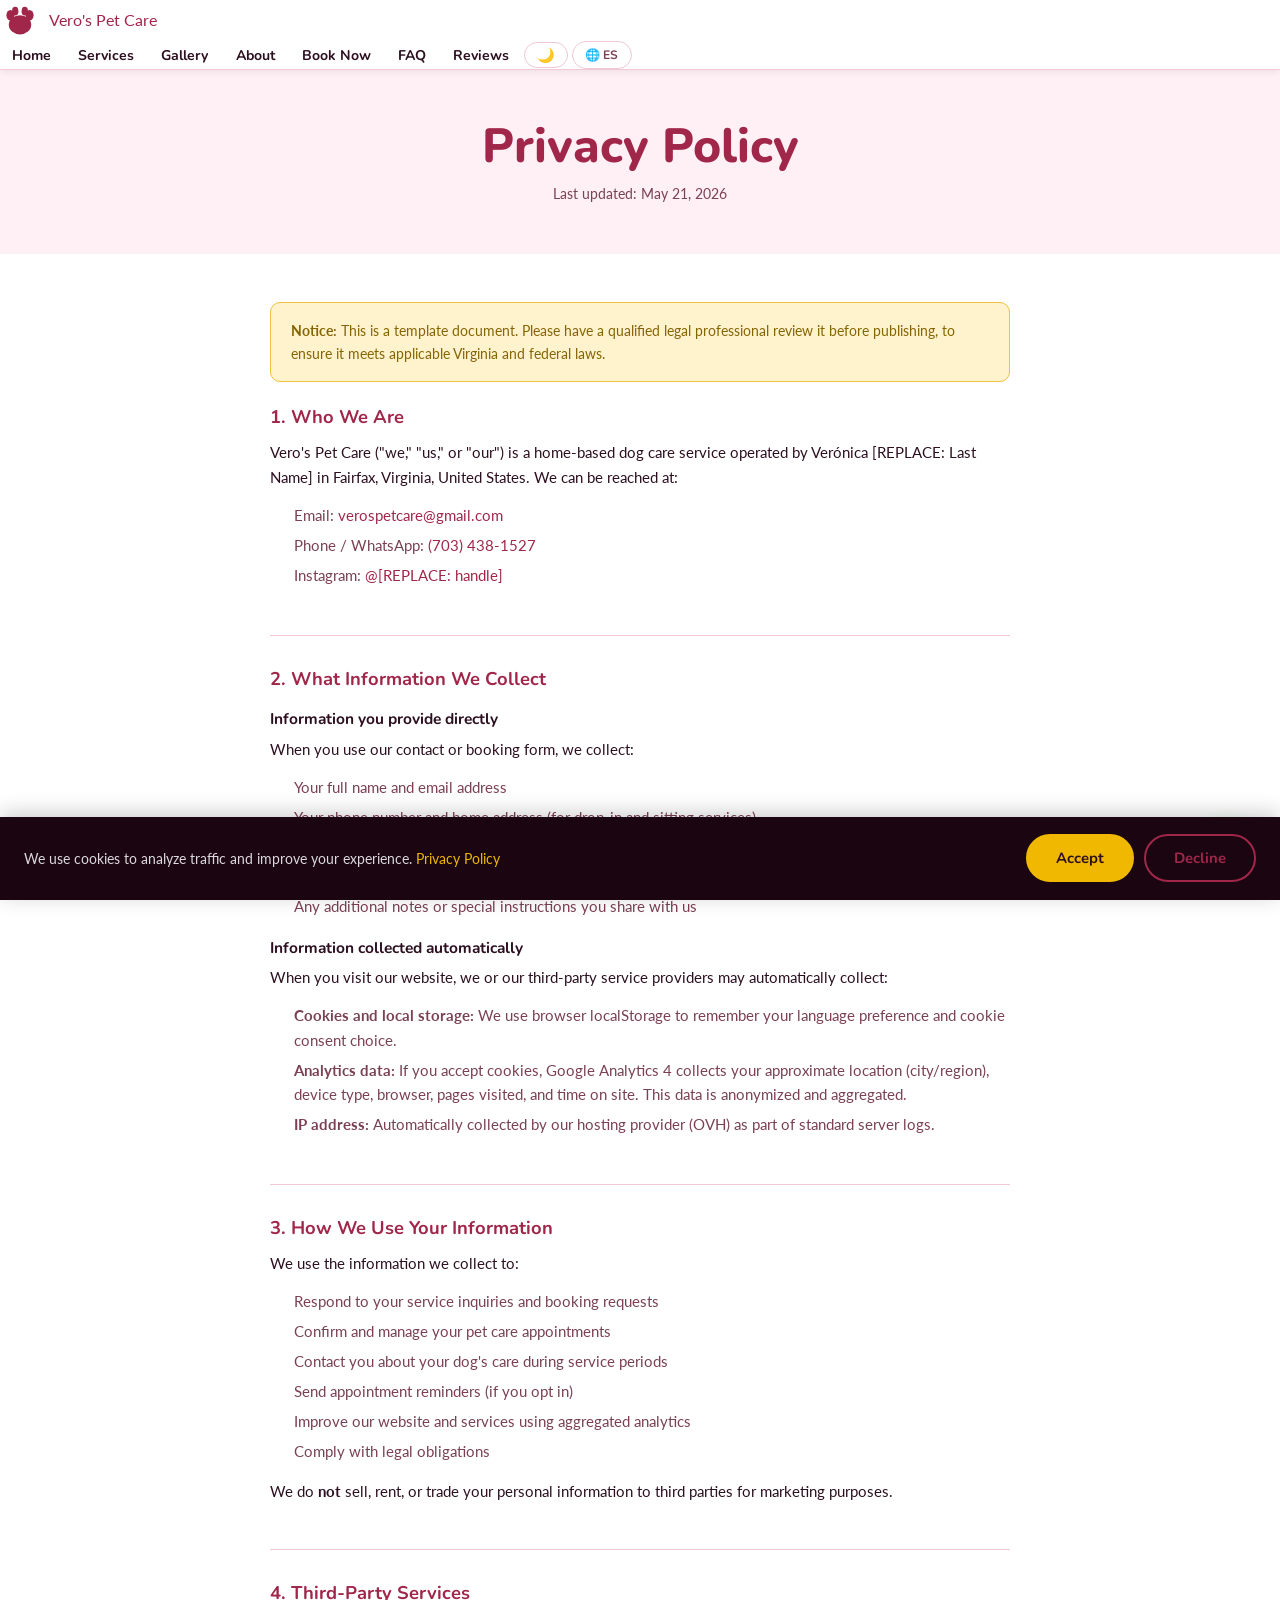
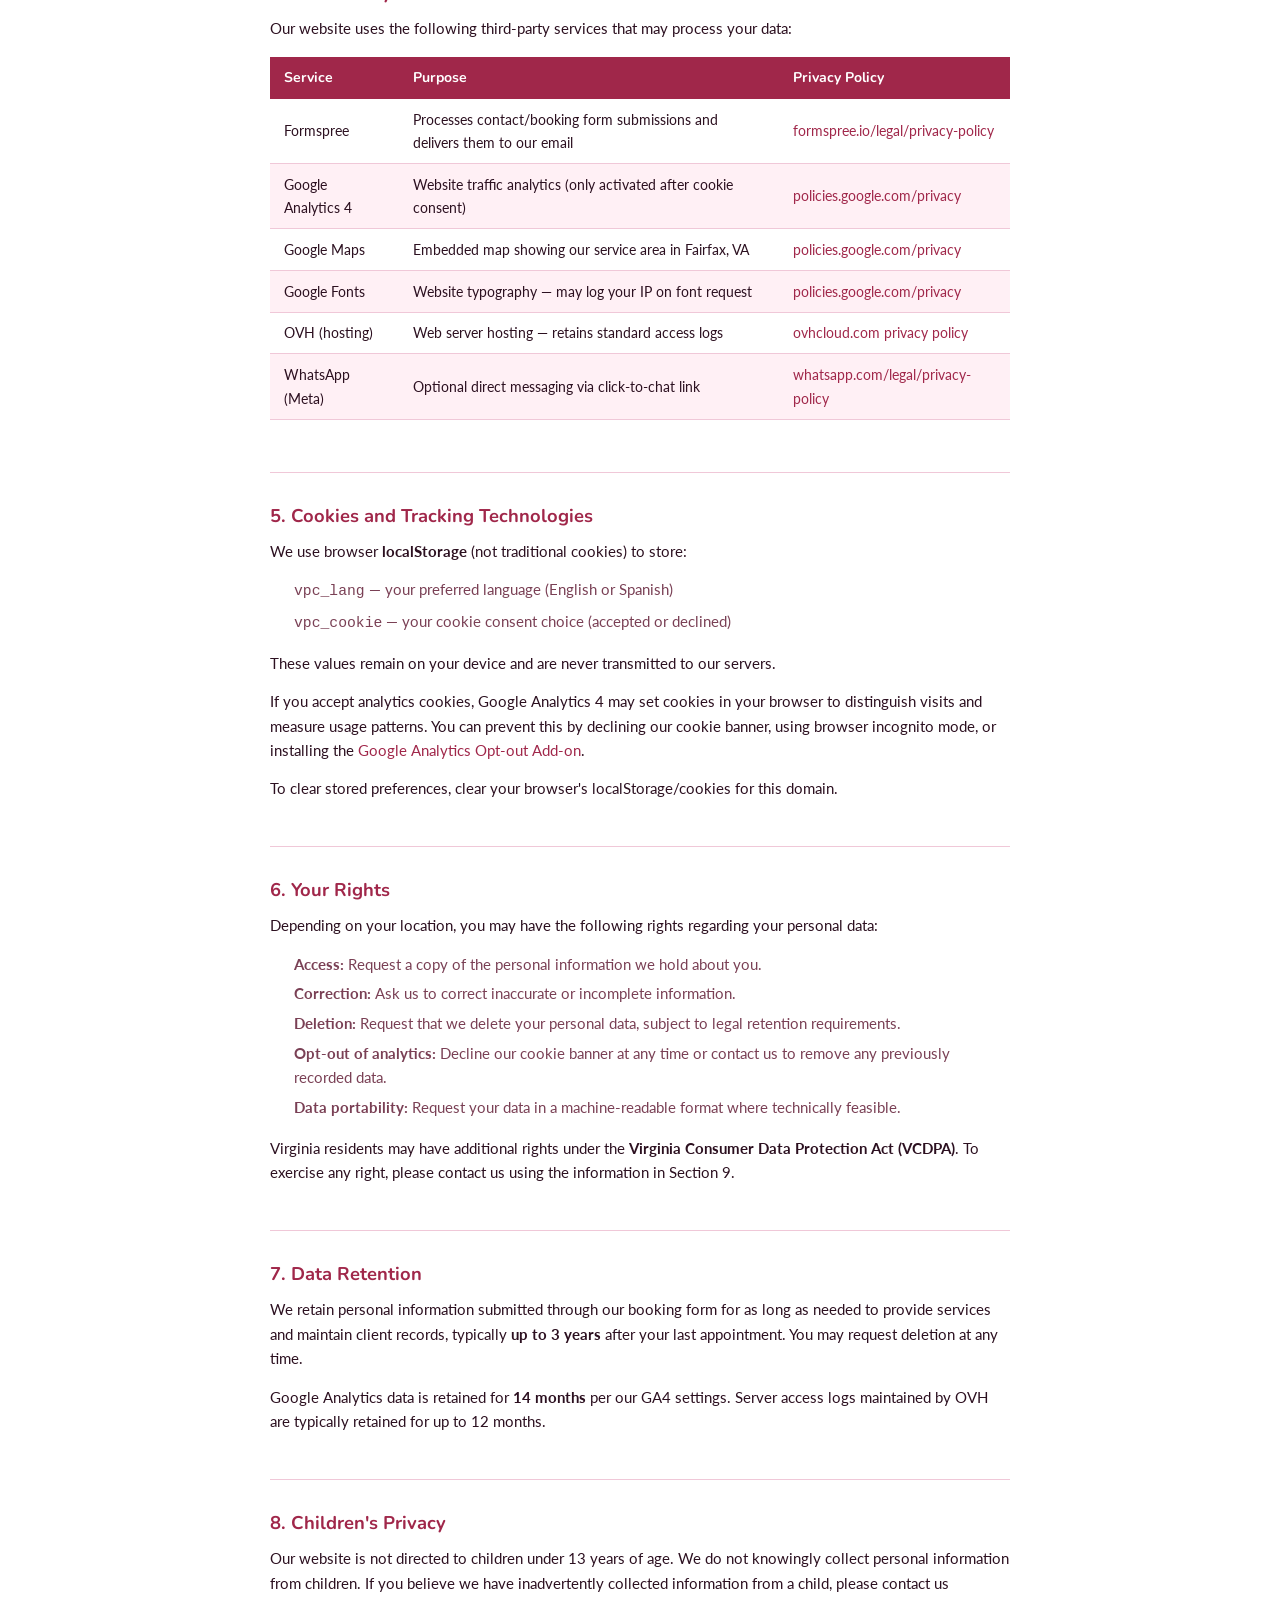
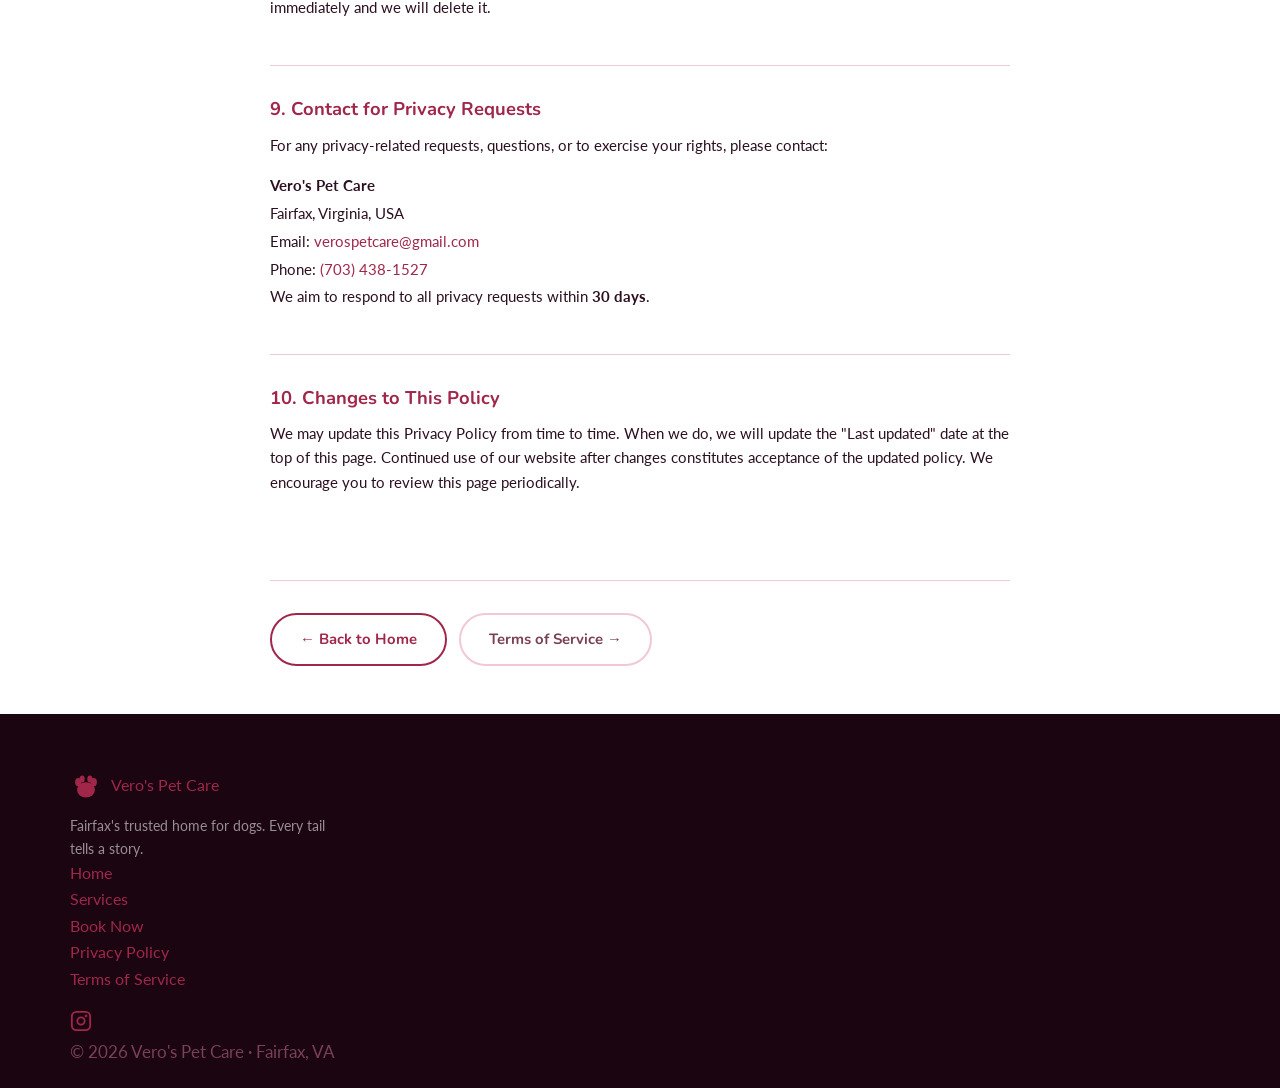
<file: privacy.html>
<!-- TEMPLATE — have a legal professional review before publishing -->
<!DOCTYPE html>
<html lang="en" data-lang="en">
<head>
  <meta charset="UTF-8">
  <script>!function(){var t=localStorage.getItem('vpc_theme')||'dark';document.documentElement.setAttribute('data-theme',t)}()</script>
  <meta name="viewport" content="width=device-width, initial-scale=1.0">
  <title>Privacy Policy | Vero's Pet Care</title>
  <meta name="description" content="Privacy Policy for Vero's Pet Care. Learn how we collect, use, and protect your personal information when you book dog care services in Fairfax, VA.">
  <meta name="robots" content="index, follow">
  <link rel="canonical" href="https://verospetcare.infoplay.com/privacy.html">

  <!-- Open Graph -->
  <meta property="og:title" content="Privacy Policy | Vero's Pet Care">
  <meta property="og:description" content="How Vero's Pet Care collects, uses, and protects your personal information.">
  <meta property="og:type" content="website">
  <meta property="og:url" content="https://verospetcare.infoplay.com/privacy">
  <meta property="og:image" content="https://verospetcare.infoplay.com/img/og-image.jpg">
  <meta name="twitter:card" content="summary_large_image">

  <!-- Fonts -->
  <link rel="preconnect" href="https://fonts.googleapis.com">
  <link rel="preconnect" href="https://fonts.gstatic.com" crossorigin>
  <link href="https://fonts.googleapis.com/css2?family=Pacifico&family=Nunito:wght@400;600;700;800&family=Lato:ital,wght@0,400;0,700;1,400&display=swap" rel="stylesheet">

  <link rel="stylesheet" href="style.css">
</head>
<body>

  <!-- Skip link -->
  <a href="#main-content" class="skip-link">
    <span class="lang-en">Skip to main content</span>
    <span class="lang-es">Ir al contenido principal</span>
  </a>

  <!-- ========== HEADER / NAV ========== -->
  <header class="site-header" role="banner">
    <nav class="nav-container" aria-label="Main navigation">
      <a href="index.html" class="nav-logo" aria-label="Vero's Pet Care — Home">
        <svg width="40" height="40" viewBox="0 0 100 100" aria-hidden="true" focusable="false">
          <ellipse cx="50" cy="62" rx="28" ry="24" fill="var(--clr-primary)"/>
          <ellipse cx="26" cy="38" rx="10" ry="13" fill="var(--clr-primary)"/>
          <ellipse cx="74" cy="38" rx="10" ry="13" fill="var(--clr-primary)"/>
          <ellipse cx="38" cy="28" rx="8"  ry="11" fill="var(--clr-primary)"/>
          <ellipse cx="62" cy="28" rx="8"  ry="11" fill="var(--clr-primary)"/>
        </svg>
        <span class="nav-logo-text">Vero's Pet Care</span>
      </a>

      <button class="hamburger" id="hamburger" aria-expanded="false" aria-controls="mobile-menu" aria-label="Open menu">
        <svg width="22" height="22" viewBox="0 0 22 22" fill="none" aria-hidden="true"><rect y="3" width="22" height="2.5" rx="1.25" fill="currentColor"/><rect y="10" width="22" height="2.5" rx="1.25" fill="currentColor"/><rect y="17" width="22" height="2.5" rx="1.25" fill="currentColor"/></svg>
      </button>

      <ul class="nav-links" id="mobile-menu" role="list">
        <li><a href="index.html">    <span class="lang-en">Home</span>        <span class="lang-es">Inicio</span></a></li>
        <li><a href="services.html"> <span class="lang-en">Services</span>    <span class="lang-es">Servicios</span></a></li>
        <li><a href="gallery.html">  <span class="lang-en">Gallery</span>     <span class="lang-es">Galería</span></a></li>
        <li><a href="about.html">    <span class="lang-en">About</span>        <span class="lang-es">Sobre Mí</span></a></li>
        <li><a href="book.html">     <span class="lang-en">Book Now</span>    <span class="lang-es">Reservar</span></a></li>
        <li><a href="faq.html">      <span class="lang-en">FAQ</span>          <span class="lang-es">Preguntas</span></a></li>
        <li><a href="testimonials.html"><span class="lang-en">Reviews</span>  <span class="lang-es">Reseñas</span></a></li>
        <li><button class="theme-toggle" aria-label="Switch to dark mode">🌙</button></li>
        <li>
          <button class="lang-toggle" aria-label="Switch language">
            <span class="lang-en">ES</span>
            <span class="lang-es">EN</span>
          </button>
        </li>
      </ul>
    </nav>
  </header>

  <!-- ========== MAIN ========== -->
  <main id="main-content">

    <!-- Page Hero -->
    <section class="page-hero legal-hero">
      <div class="container">
        <h1>
          <span class="lang-en">Privacy Policy</span>
          <span class="lang-es">Política de Privacidad</span>
        </h1>
        <p>
          <span class="lang-en">Last updated: May 21, 2026</span>
          <span class="lang-es">Última actualización: 21 de mayo de 2026</span>
        </p>
      </div>
    </section>

    <!-- Legal Content -->
    <section class="legal-content">
      <div class="container container--narrow">

        <div class="legal-notice lang-en">
          <strong>Notice:</strong> This is a template document. Please have a qualified legal professional review it before publishing, to ensure it meets applicable Virginia and federal laws.
        </div>
        <div class="legal-notice lang-es">
          <strong>Aviso:</strong> Este es un documento plantilla. Por favor, haga que un profesional legal calificado lo revise antes de publicarlo, para asegurarse de que cumple con las leyes aplicables de Virginia y federales de EE. UU.
        </div>

        <!-- Section 1 -->
        <article class="legal-section">
          <h2>
            <span class="lang-en">1. Who We Are</span>
            <span class="lang-es">1. Quiénes Somos</span>
          </h2>
          <div class="lang-en">
            <p>Vero's Pet Care ("we," "us," or "our") is a home-based dog care service operated by Verónica [REPLACE: Last Name] in Fairfax, Virginia, United States. We can be reached at:</p>
            <ul>
              <li>Email: <a href="mailto:verospetcare@gmail.com">verospetcare@gmail.com</a></li>
              <li>Phone / WhatsApp: <a href="tel:+17034381527">(703) 438-1527</a></li>
              <li>Instagram: <a href="https://instagram.com/[REPLACE: handle]" target="_blank" rel="noopener noreferrer">@[REPLACE: handle]</a></li>
            </ul>
          </div>
          <div class="lang-es">
            <p>Vero's Pet Care ("nosotros," "nos" o "nuestro") es un servicio de cuidado de perros en casa operado por Verónica [REPLACE: Apellido] en Fairfax, Virginia, Estados Unidos. Puedes contactarnos en:</p>
            <ul>
              <li>Correo electrónico: <a href="mailto:verospetcare@gmail.com">verospetcare@gmail.com</a></li>
              <li>Teléfono / WhatsApp: <a href="tel:+17034381527">(703) 438-1527</a></li>
              <li>Instagram: <a href="https://instagram.com/[REPLACE: handle]" target="_blank" rel="noopener noreferrer">@[REPLACE: handle]</a></li>
            </ul>
          </div>
        </article>

        <!-- Section 2 -->
        <article class="legal-section">
          <h2>
            <span class="lang-en">2. What Information We Collect</span>
            <span class="lang-es">2. Qué Información Recopilamos</span>
          </h2>
          <div class="lang-en">
            <h3>Information you provide directly</h3>
            <p>When you use our contact or booking form, we collect:</p>
            <ul>
              <li>Your full name and email address</li>
              <li>Your phone number and home address (for drop-in and sitting services)</li>
              <li>Information about your dog(s): name, breed, age, weight, special needs</li>
              <li>Your preferred service dates and times</li>
              <li>Any additional notes or special instructions you share with us</li>
            </ul>
            <h3>Information collected automatically</h3>
            <p>When you visit our website, we or our third-party service providers may automatically collect:</p>
            <ul>
              <li><strong>Cookies and local storage:</strong> We use browser localStorage to remember your language preference and cookie consent choice.</li>
              <li><strong>Analytics data:</strong> If you accept cookies, Google Analytics 4 collects your approximate location (city/region), device type, browser, pages visited, and time on site. This data is anonymized and aggregated.</li>
              <li><strong>IP address:</strong> Automatically collected by our hosting provider (OVH) as part of standard server logs.</li>
            </ul>
          </div>
          <div class="lang-es">
            <h3>Información que nos proporcionas directamente</h3>
            <p>Cuando usas nuestro formulario de contacto o reserva, recopilamos:</p>
            <ul>
              <li>Tu nombre completo y dirección de correo electrónico</li>
              <li>Tu número de teléfono y dirección de casa (para servicios de visita y estadía)</li>
              <li>Información sobre tu(s) perro(s): nombre, raza, edad, peso, necesidades especiales</li>
              <li>Tus fechas y horarios de servicio preferidos</li>
              <li>Cualquier nota adicional o instrucción especial que compartas con nosotros</li>
            </ul>
            <h3>Información recopilada automáticamente</h3>
            <p>Cuando visitas nuestro sitio web, nosotros o nuestros proveedores de servicios de terceros pueden recopilar automáticamente:</p>
            <ul>
              <li><strong>Cookies y almacenamiento local:</strong> Usamos el almacenamiento local del navegador para recordar tu preferencia de idioma y tu elección de consentimiento de cookies.</li>
              <li><strong>Datos de análisis:</strong> Si aceptas cookies, Google Analytics 4 recopila tu ubicación aproximada (ciudad/región), tipo de dispositivo, navegador, páginas visitadas y tiempo en el sitio. Estos datos son anonimizados y agregados.</li>
              <li><strong>Dirección IP:</strong> Recopilada automáticamente por nuestro proveedor de alojamiento (OVH) como parte de los registros estándar del servidor.</li>
            </ul>
          </div>
        </article>

        <!-- Section 3 -->
        <article class="legal-section">
          <h2>
            <span class="lang-en">3. How We Use Your Information</span>
            <span class="lang-es">3. Cómo Usamos Tu Información</span>
          </h2>
          <div class="lang-en">
            <p>We use the information we collect to:</p>
            <ul>
              <li>Respond to your service inquiries and booking requests</li>
              <li>Confirm and manage your pet care appointments</li>
              <li>Contact you about your dog's care during service periods</li>
              <li>Send appointment reminders (if you opt in)</li>
              <li>Improve our website and services using aggregated analytics</li>
              <li>Comply with legal obligations</li>
            </ul>
            <p>We do <strong>not</strong> sell, rent, or trade your personal information to third parties for marketing purposes.</p>
          </div>
          <div class="lang-es">
            <p>Usamos la información que recopilamos para:</p>
            <ul>
              <li>Responder a tus consultas de servicio y solicitudes de reserva</li>
              <li>Confirmar y gestionar tus citas de cuidado de mascotas</li>
              <li>Contactarte sobre el cuidado de tu perro durante los períodos de servicio</li>
              <li>Enviarte recordatorios de citas (si das tu consentimiento)</li>
              <li>Mejorar nuestro sitio web y servicios utilizando análisis agregados</li>
              <li>Cumplir con las obligaciones legales</li>
            </ul>
            <p><strong>No</strong> vendemos, alquilamos ni intercambiamos tu información personal a terceros con fines de marketing.</p>
          </div>
        </article>

        <!-- Section 4 -->
        <article class="legal-section">
          <h2>
            <span class="lang-en">4. Third-Party Services</span>
            <span class="lang-es">4. Servicios de Terceros</span>
          </h2>
          <div class="lang-en">
            <p>Our website uses the following third-party services that may process your data:</p>
            <table class="legal-table">
              <thead>
                <tr>
                  <th>Service</th>
                  <th>Purpose</th>
                  <th>Privacy Policy</th>
                </tr>
              </thead>
              <tbody>
                <tr>
                  <td>Formspree</td>
                  <td>Processes contact/booking form submissions and delivers them to our email</td>
                  <td><a href="https://formspree.io/legal/privacy-policy" target="_blank" rel="noopener noreferrer">formspree.io/legal/privacy-policy</a></td>
                </tr>
                <tr>
                  <td>Google Analytics 4</td>
                  <td>Website traffic analytics (only activated after cookie consent)</td>
                  <td><a href="https://policies.google.com/privacy" target="_blank" rel="noopener noreferrer">policies.google.com/privacy</a></td>
                </tr>
                <tr>
                  <td>Google Maps</td>
                  <td>Embedded map showing our service area in Fairfax, VA</td>
                  <td><a href="https://policies.google.com/privacy" target="_blank" rel="noopener noreferrer">policies.google.com/privacy</a></td>
                </tr>
                <tr>
                  <td>Google Fonts</td>
                  <td>Website typography — may log your IP on font request</td>
                  <td><a href="https://policies.google.com/privacy" target="_blank" rel="noopener noreferrer">policies.google.com/privacy</a></td>
                </tr>
                <tr>
                  <td>OVH (hosting)</td>
                  <td>Web server hosting — retains standard access logs</td>
                  <td><a href="https://www.ovhcloud.com/en/terms-and-conditions/privacy-policy/" target="_blank" rel="noopener noreferrer">ovhcloud.com privacy policy</a></td>
                </tr>
                <tr>
                  <td>WhatsApp (Meta)</td>
                  <td>Optional direct messaging via click-to-chat link</td>
                  <td><a href="https://www.whatsapp.com/legal/privacy-policy" target="_blank" rel="noopener noreferrer">whatsapp.com/legal/privacy-policy</a></td>
                </tr>
              </tbody>
            </table>
          </div>
          <div class="lang-es">
            <p>Nuestro sitio web utiliza los siguientes servicios de terceros que pueden procesar tus datos:</p>
            <table class="legal-table">
              <thead>
                <tr>
                  <th>Servicio</th>
                  <th>Propósito</th>
                  <th>Política de Privacidad</th>
                </tr>
              </thead>
              <tbody>
                <tr>
                  <td>Formspree</td>
                  <td>Procesa las solicitudes del formulario de contacto/reserva y las entrega a nuestro correo</td>
                  <td><a href="https://formspree.io/legal/privacy-policy" target="_blank" rel="noopener noreferrer">formspree.io/legal/privacy-policy</a></td>
                </tr>
                <tr>
                  <td>Google Analytics 4</td>
                  <td>Análisis del tráfico web (solo se activa tras el consentimiento de cookies)</td>
                  <td><a href="https://policies.google.com/privacy" target="_blank" rel="noopener noreferrer">policies.google.com/privacy</a></td>
                </tr>
                <tr>
                  <td>Google Maps</td>
                  <td>Mapa integrado que muestra nuestra área de servicio en Fairfax, VA</td>
                  <td><a href="https://policies.google.com/privacy" target="_blank" rel="noopener noreferrer">policies.google.com/privacy</a></td>
                </tr>
                <tr>
                  <td>Google Fonts</td>
                  <td>Tipografía del sitio web — puede registrar tu IP al solicitar fuentes</td>
                  <td><a href="https://policies.google.com/privacy" target="_blank" rel="noopener noreferrer">policies.google.com/privacy</a></td>
                </tr>
                <tr>
                  <td>OVH (alojamiento)</td>
                  <td>Servidor web — conserva registros de acceso estándar</td>
                  <td><a href="https://www.ovhcloud.com/en/terms-and-conditions/privacy-policy/" target="_blank" rel="noopener noreferrer">Política de privacidad de OVH</a></td>
                </tr>
                <tr>
                  <td>WhatsApp (Meta)</td>
                  <td>Mensajería directa opcional mediante enlace click-to-chat</td>
                  <td><a href="https://www.whatsapp.com/legal/privacy-policy" target="_blank" rel="noopener noreferrer">whatsapp.com/legal/privacy-policy</a></td>
                </tr>
              </tbody>
            </table>
          </div>
        </article>

        <!-- Section 5 -->
        <article class="legal-section">
          <h2>
            <span class="lang-en">5. Cookies and Tracking Technologies</span>
            <span class="lang-es">5. Cookies y Tecnologías de Seguimiento</span>
          </h2>
          <div class="lang-en">
            <p>We use browser <strong>localStorage</strong> (not traditional cookies) to store:</p>
            <ul>
              <li><code>vpc_lang</code> — your preferred language (English or Spanish)</li>
              <li><code>vpc_cookie</code> — your cookie consent choice (accepted or declined)</li>
            </ul>
            <p>These values remain on your device and are never transmitted to our servers.</p>
            <p>If you accept analytics cookies, Google Analytics 4 may set cookies in your browser to distinguish visits and measure usage patterns. You can prevent this by declining our cookie banner, using browser incognito mode, or installing the <a href="https://tools.google.com/dlpage/gaoptout" target="_blank" rel="noopener noreferrer">Google Analytics Opt-out Add-on</a>.</p>
            <p>To clear stored preferences, clear your browser's localStorage/cookies for this domain.</p>
          </div>
          <div class="lang-es">
            <p>Usamos el <strong>almacenamiento local</strong> del navegador (no cookies tradicionales) para guardar:</p>
            <ul>
              <li><code>vpc_lang</code> — tu idioma preferido (inglés o español)</li>
              <li><code>vpc_cookie</code> — tu elección de consentimiento de cookies (aceptado o rechazado)</li>
            </ul>
            <p>Estos valores permanecen en tu dispositivo y nunca se transmiten a nuestros servidores.</p>
            <p>Si aceptas las cookies de análisis, Google Analytics 4 puede establecer cookies en tu navegador para distinguir visitas y medir patrones de uso. Puedes evitarlo rechazando nuestro banner de cookies, usando el modo incógnito del navegador, o instalando el <a href="https://tools.google.com/dlpage/gaoptout" target="_blank" rel="noopener noreferrer">complemento de inhabilitación de Google Analytics</a>.</p>
            <p>Para borrar las preferencias guardadas, limpia el almacenamiento local/cookies de tu navegador para este dominio.</p>
          </div>
        </article>

        <!-- Section 6 -->
        <article class="legal-section">
          <h2>
            <span class="lang-en">6. Your Rights</span>
            <span class="lang-es">6. Tus Derechos</span>
          </h2>
          <div class="lang-en">
            <p>Depending on your location, you may have the following rights regarding your personal data:</p>
            <ul>
              <li><strong>Access:</strong> Request a copy of the personal information we hold about you.</li>
              <li><strong>Correction:</strong> Ask us to correct inaccurate or incomplete information.</li>
              <li><strong>Deletion:</strong> Request that we delete your personal data, subject to legal retention requirements.</li>
              <li><strong>Opt-out of analytics:</strong> Decline our cookie banner at any time or contact us to remove any previously recorded data.</li>
              <li><strong>Data portability:</strong> Request your data in a machine-readable format where technically feasible.</li>
            </ul>
            <p>Virginia residents may have additional rights under the <strong>Virginia Consumer Data Protection Act (VCDPA)</strong>. To exercise any right, please contact us using the information in Section 9.</p>
          </div>
          <div class="lang-es">
            <p>Dependiendo de tu ubicación, puedes tener los siguientes derechos sobre tus datos personales:</p>
            <ul>
              <li><strong>Acceso:</strong> Solicitar una copia de la información personal que tenemos sobre ti.</li>
              <li><strong>Corrección:</strong> Pedirnos que corrijamos información inexacta o incompleta.</li>
              <li><strong>Eliminación:</strong> Solicitar que eliminemos tus datos personales, sujeto a los requisitos legales de retención.</li>
              <li><strong>Exclusión de análisis:</strong> Rechazar nuestro banner de cookies en cualquier momento o contactarnos para eliminar cualquier dato registrado previamente.</li>
              <li><strong>Portabilidad de datos:</strong> Solicitar tus datos en un formato legible por máquina cuando sea técnicamente factible.</li>
            </ul>
            <p>Los residentes de Virginia pueden tener derechos adicionales bajo la <strong>Ley de Protección de Datos del Consumidor de Virginia (VCDPA)</strong>. Para ejercer cualquier derecho, contáctanos usando la información en la Sección 9.</p>
          </div>
        </article>

        <!-- Section 7 -->
        <article class="legal-section">
          <h2>
            <span class="lang-en">7. Data Retention</span>
            <span class="lang-es">7. Retención de Datos</span>
          </h2>
          <div class="lang-en">
            <p>We retain personal information submitted through our booking form for as long as needed to provide services and maintain client records, typically <strong>up to 3 years</strong> after your last appointment. You may request deletion at any time.</p>
            <p>Google Analytics data is retained for <strong>14 months</strong> per our GA4 settings. Server access logs maintained by OVH are typically retained for up to 12 months.</p>
          </div>
          <div class="lang-es">
            <p>Conservamos la información personal enviada a través de nuestro formulario de reserva durante el tiempo necesario para prestar servicios y mantener registros de clientes, normalmente <strong>hasta 3 años</strong> después de tu última cita. Puedes solicitar la eliminación en cualquier momento.</p>
            <p>Los datos de Google Analytics se conservan durante <strong>14 meses</strong> según nuestra configuración de GA4. Los registros de acceso al servidor mantenidos por OVH se conservan normalmente hasta 12 meses.</p>
          </div>
        </article>

        <!-- Section 8 -->
        <article class="legal-section">
          <h2>
            <span class="lang-en">8. Children's Privacy</span>
            <span class="lang-es">8. Privacidad de los Niños</span>
          </h2>
          <div class="lang-en">
            <p>Our website is not directed to children under 13 years of age. We do not knowingly collect personal information from children. If you believe we have inadvertently collected information from a child, please contact us immediately and we will delete it.</p>
          </div>
          <div class="lang-es">
            <p>Nuestro sitio web no está dirigido a niños menores de 13 años. No recopilamos intencionalmente información personal de niños. Si crees que hemos recopilado información de un niño inadvertidamente, contáctanos de inmediato y la eliminaremos.</p>
          </div>
        </article>

        <!-- Section 9 -->
        <article class="legal-section">
          <h2>
            <span class="lang-en">9. Contact for Privacy Requests</span>
            <span class="lang-es">9. Contacto para Solicitudes de Privacidad</span>
          </h2>
          <div class="lang-en">
            <p>For any privacy-related requests, questions, or to exercise your rights, please contact:</p>
            <address>
              <strong>Vero's Pet Care</strong><br>
              Fairfax, Virginia, USA<br>
              Email: <a href="mailto:verospetcare@gmail.com">verospetcare@gmail.com</a><br>
              Phone: <a href="tel:+17034381527">(703) 438-1527</a>
            </address>
            <p>We aim to respond to all privacy requests within <strong>30 days</strong>.</p>
          </div>
          <div class="lang-es">
            <p>Para cualquier solicitud relacionada con la privacidad, preguntas o para ejercer tus derechos, contáctanos:</p>
            <address>
              <strong>Vero's Pet Care</strong><br>
              Fairfax, Virginia, EE. UU.<br>
              Correo: <a href="mailto:verospetcare@gmail.com">verospetcare@gmail.com</a><br>
              Teléfono: <a href="tel:+17034381527">(703) 438-1527</a>
            </address>
            <p>Nos comprometemos a responder a todas las solicitudes de privacidad en un plazo de <strong>30 días</strong>.</p>
          </div>
        </article>

        <!-- Section 10 -->
        <article class="legal-section">
          <h2>
            <span class="lang-en">10. Changes to This Policy</span>
            <span class="lang-es">10. Cambios a Esta Política</span>
          </h2>
          <div class="lang-en">
            <p>We may update this Privacy Policy from time to time. When we do, we will update the "Last updated" date at the top of this page. Continued use of our website after changes constitutes acceptance of the updated policy. We encourage you to review this page periodically.</p>
          </div>
          <div class="lang-es">
            <p>Podemos actualizar esta Política de Privacidad de vez en cuando. Cuando lo hagamos, actualizaremos la fecha de "Última actualización" en la parte superior de esta página. El uso continuado de nuestro sitio web después de los cambios constituye la aceptación de la política actualizada. Te recomendamos revisar esta página periódicamente.</p>
          </div>
        </article>

        <!-- Back link -->
        <div class="legal-back">
          <a href="index.html" class="btn btn-outline">
            <span class="lang-en">← Back to Home</span>
            <span class="lang-es">← Volver al Inicio</span>
          </a>
          <a href="terms.html" class="btn btn-ghost">
            <span class="lang-en">Terms of Service →</span>
            <span class="lang-es">Términos de Servicio →</span>
          </a>
        </div>

      </div>
    </section>
  </main>

  <!-- ========== FOOTER ========== -->
  <footer class="site-footer" role="contentinfo">
    <div class="container footer-inner">
      <div class="footer-brand">
        <a href="index.html" class="nav-logo" aria-label="Vero's Pet Care — Home">
          <svg width="32" height="32" viewBox="0 0 100 100" aria-hidden="true" focusable="false">
            <ellipse cx="50" cy="62" rx="28" ry="24" fill="var(--clr-primary)"/>
            <ellipse cx="26" cy="38" rx="10" ry="13" fill="var(--clr-primary)"/>
            <ellipse cx="74" cy="38" rx="10" ry="13" fill="var(--clr-primary)"/>
            <ellipse cx="38" cy="28" rx="8"  ry="11" fill="var(--clr-primary)"/>
            <ellipse cx="62" cy="28" rx="8"  ry="11" fill="var(--clr-primary)"/>
          </svg>
          <span class="nav-logo-text">Vero's Pet Care</span>
        </a>
        <p class="footer-tagline">
          <span class="lang-en">Fairfax's trusted home for dogs. Every tail tells a story.</span>
          <span class="lang-es">El hogar de confianza de Fairfax para perros. Cada cola cuenta una historia.</span>
        </p>
      </div>
      <nav class="footer-nav" aria-label="Footer navigation">
        <ul role="list">
          <li><a href="index.html"><span class="lang-en">Home</span><span class="lang-es">Inicio</span></a></li>
          <li><a href="services.html"><span class="lang-en">Services</span><span class="lang-es">Servicios</span></a></li>
          <li><a href="book.html"><span class="lang-en">Book Now</span><span class="lang-es">Reservar</span></a></li>
          <li><a href="privacy.html" aria-current="page"><span class="lang-en">Privacy Policy</span><span class="lang-es">Privacidad</span></a></li>
          <li><a href="terms.html"><span class="lang-en">Terms of Service</span><span class="lang-es">Términos</span></a></li>
        </ul>
      </nav>
      <div class="footer-social">
        <a href="https://instagram.com/[REPLACE: handle]" target="_blank" rel="noopener noreferrer" aria-label="Instagram">
          <svg width="22" height="22" viewBox="0 0 24 24" fill="none" stroke="currentColor" stroke-width="2" aria-hidden="true"><rect x="2" y="2" width="20" height="20" rx="5"/><circle cx="12" cy="12" r="4"/><circle cx="17.5" cy="6.5" r="0.5" fill="currentColor"/></svg>
        </a>
      </div>
      <p class="footer-copy">© 2026 Vero's Pet Care · Fairfax, VA</p>
    </div>
  </footer>

  <!-- WhatsApp Float -->
  <a href="https://wa.me/17034381527?text=Hi%20Vero!%20I%27d%20like%20to%20book%20a%20service."
     class="whatsapp-float" target="_blank" rel="noopener noreferrer"
     aria-label="Chat on WhatsApp">
    <svg width="28" height="28" viewBox="0 0 24 24" fill="currentColor" aria-hidden="true">
      <path d="M17.472 14.382c-.297-.149-1.758-.867-2.03-.967-.273-.099-.471-.148-.67.15-.197.297-.767.966-.94 1.164-.173.199-.347.223-.644.075-.297-.15-1.255-.463-2.39-1.475-.883-.788-1.48-1.761-1.653-2.059-.173-.297-.018-.458.13-.606.134-.133.298-.347.446-.52.149-.174.198-.298.298-.497.099-.198.05-.371-.025-.52-.075-.149-.669-1.612-.916-2.207-.242-.579-.487-.5-.669-.51-.173-.008-.371-.01-.57-.01-.198 0-.52.074-.792.372-.272.297-1.04 1.016-1.04 2.479 0 1.462 1.065 2.875 1.213 3.074.149.198 2.096 3.2 5.077 4.487.709.306 1.262.489 1.694.625.712.227 1.36.195 1.871.118.571-.085 1.758-.719 2.006-1.413.248-.694.248-1.289.173-1.413-.074-.124-.272-.198-.57-.347m-5.421 7.403h-.004a9.87 9.87 0 01-5.031-1.378l-.361-.214-3.741.982.998-3.648-.235-.374a9.86 9.86 0 01-1.51-5.26c.001-5.45 4.436-9.884 9.888-9.884 2.64 0 5.122 1.03 6.988 2.898a9.825 9.825 0 012.893 6.994c-.003 5.45-4.437 9.884-9.885 9.884m8.413-18.297A11.815 11.815 0 0012.05 0C5.495 0 .16 5.335.157 11.892c0 2.096.547 4.142 1.588 5.945L.057 24l6.305-1.654a11.882 11.882 0 005.683 1.448h.005c6.554 0 11.89-5.335 11.893-11.893a11.821 11.821 0 00-3.48-8.413z"/>
    </svg>
  </a>

  <!-- Cookie Banner -->
  <div id="cookie-banner" role="dialog" aria-label="Cookie preferences" aria-describedby="cookie-desc" style="display:none">
    <p id="cookie-desc">
      <span class="lang-en">We use cookies to analyze traffic and improve your experience. <a href="/privacy">Privacy Policy</a></span>
      <span class="lang-es">Usamos cookies para analizar el tráfico y mejorar tu experiencia. <a href="/privacy">Política de Privacidad</a></span>
    </p>
    <div class="cookie-actions">
      <button id="cookie-accept" class="btn btn-primary"><span class="lang-en">Accept</span><span class="lang-es">Aceptar</span></button>
      <button id="cookie-decline" class="btn btn-outline"><span class="lang-en">Decline</span><span class="lang-es">Rechazar</span></button>
    </div>
  </div>

  <script src="main.js" defer></script>
</body>
</html>
</file>
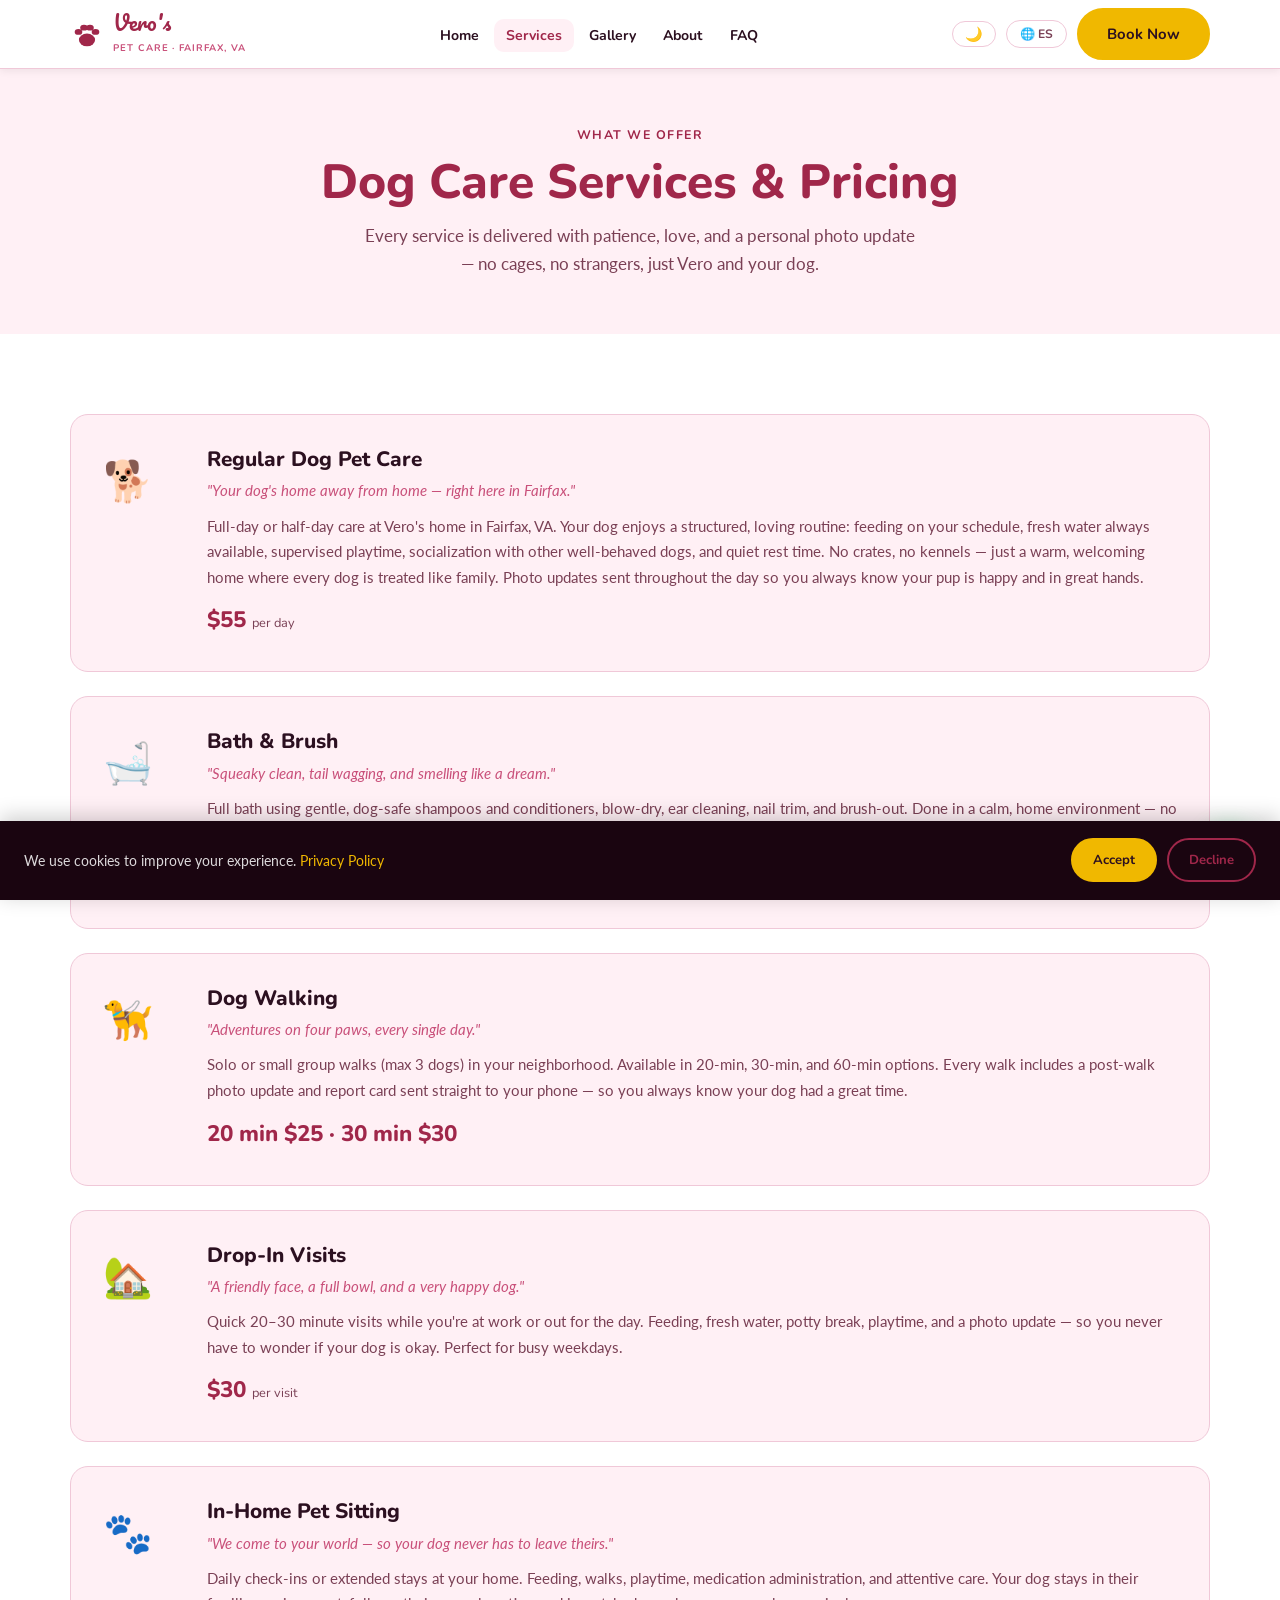
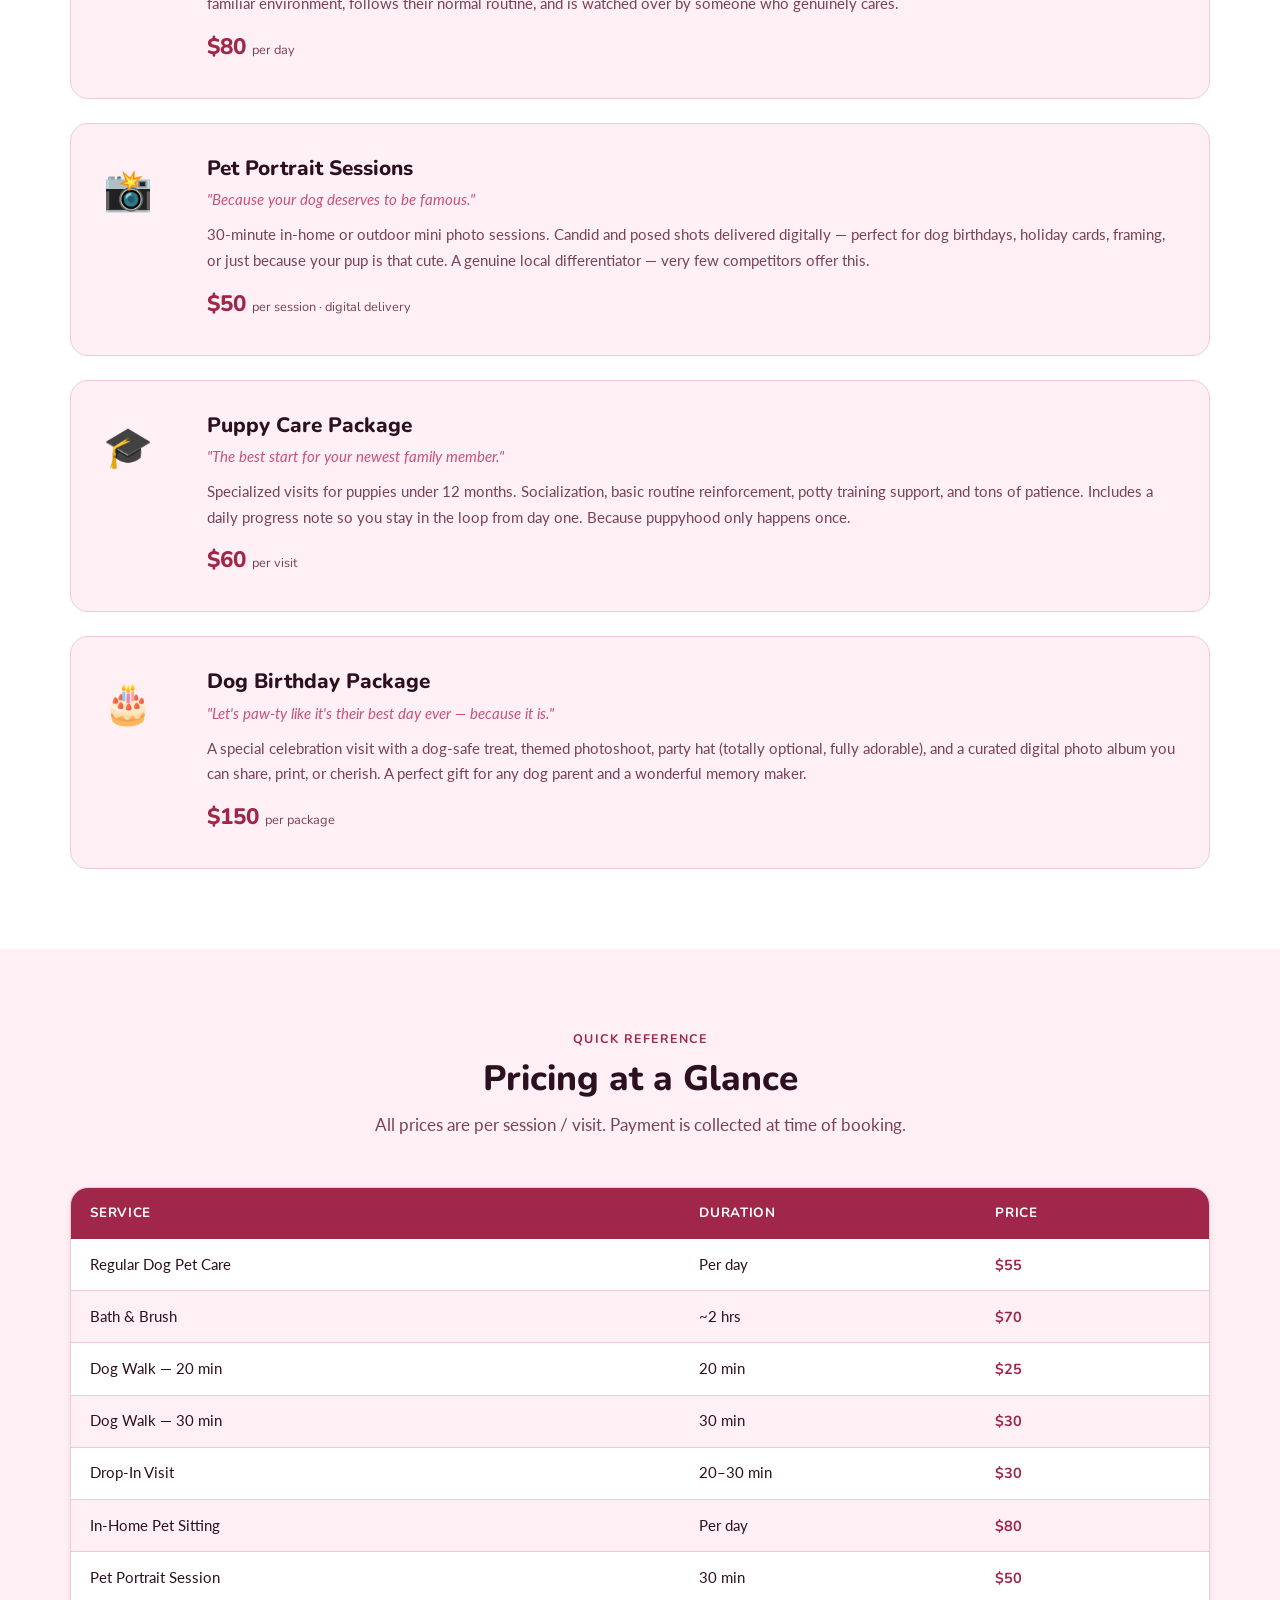
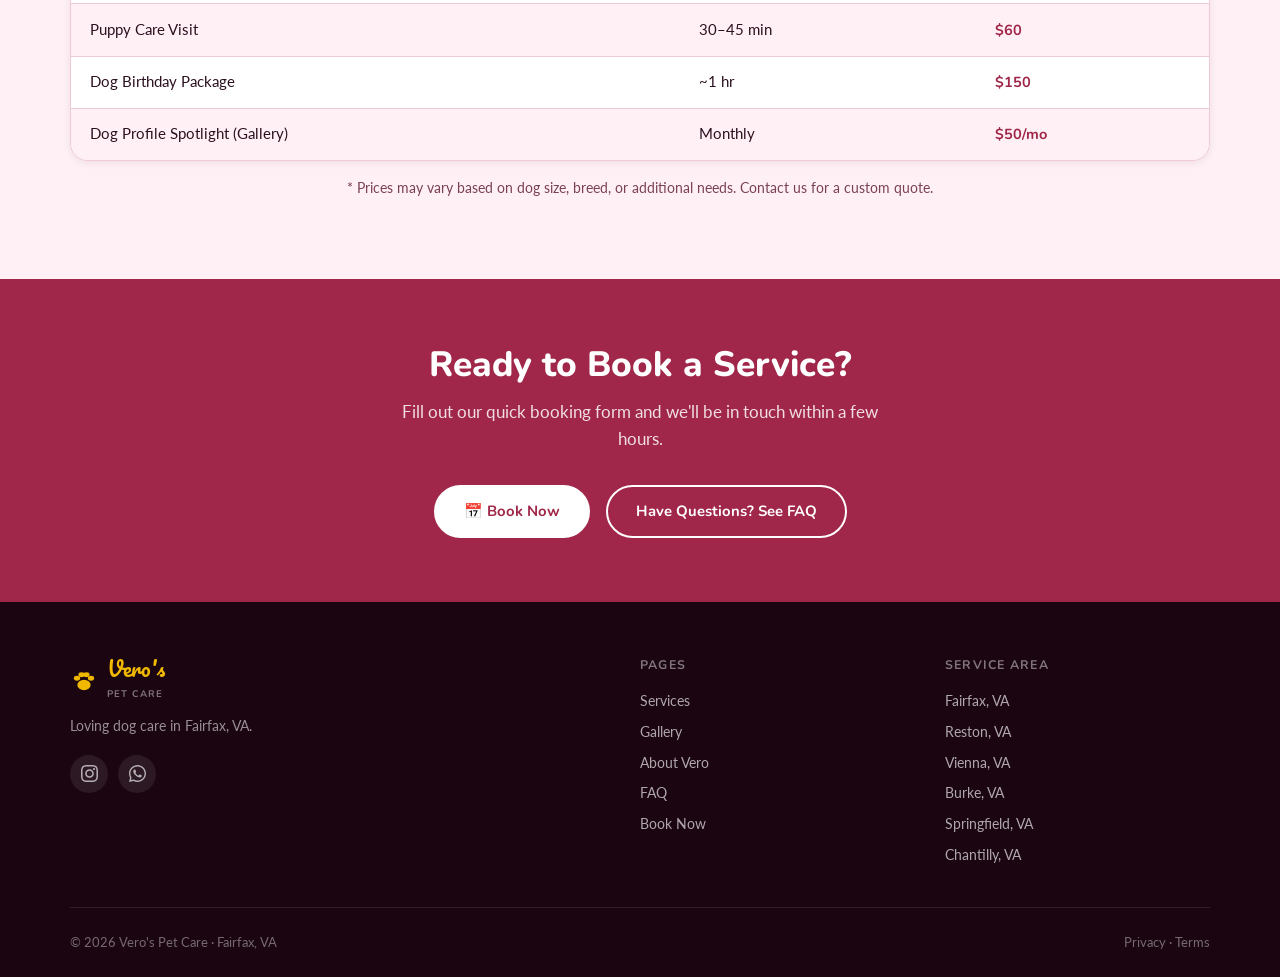
<file: services.html>
<!DOCTYPE html>
<html lang="en" data-lang="en">
<head>
  <meta charset="UTF-8">
  <script>!function(){var t=localStorage.getItem('vpc_theme')||'dark';document.documentElement.setAttribute('data-theme',t)}()</script>
  <meta name="viewport" content="width=device-width, initial-scale=1.0">
  <title>Dog Care Services &amp; Pricing | Vero's Pet Care — Fairfax, VA</title>
  <meta name="description" content="Dog walking, grooming baths, in-home sitting, puppy care &amp; birthday packages in Fairfax, VA. Transparent pricing. Book Vero today.">
  <meta name="robots" content="index, follow">
  <link rel="canonical" href="https://verospetcare.infoplay.com/services.html">
  <meta property="og:title" content="Services &amp; Pricing | Vero's Pet Care">
  <meta property="og:description" content="Full menu of professional dog care services in Fairfax, VA. Transparent pricing, no hidden fees.">
  <meta property="og:type" content="website">
  <meta property="og:url" content="https://verospetcare.infoplay.com/services.html">
  <meta property="og:image" content="https://verospetcare.infoplay.com/img/og-image.jpg">
  <link rel="preconnect" href="https://fonts.googleapis.com">
  <link rel="preconnect" href="https://fonts.gstatic.com" crossorigin>
  <link href="https://fonts.googleapis.com/css2?family=Pacifico&family=Nunito:wght@400;600;700;800&family=Lato:ital,wght@0,400;0,700;1,400&display=swap" rel="stylesheet">
  <link rel="stylesheet" href="style.css">
</head>
<body>
<a href="#main-content" class="skip-link">Skip to main content</a>

<!-- NAV (shared) -->
<header class="site-header">
  <div class="container">
    <nav class="nav-inner" aria-label="Main navigation">
      <a href="index.html" class="nav-logo">
        <svg width="34" height="34" viewBox="0 0 40 40" aria-hidden="true" style="color:var(--clr-primary)">
          <ellipse cx="20" cy="27" rx="9.5" ry="7.5" fill="currentColor"/>
          <ellipse cx="10" cy="17.5" rx="4.5" ry="3.5" fill="currentColor"/>
          <ellipse cx="16.5" cy="12.5" rx="4.5" ry="3.5" fill="currentColor"/>
          <ellipse cx="23.5" cy="12.5" rx="4.5" ry="3.5" fill="currentColor"/>
          <ellipse cx="30" cy="17.5" rx="4.5" ry="3.5" fill="currentColor"/>
        </svg>
        <span><span class="logo-text">Vero's</span><span class="logo-sub">Pet Care · Fairfax, VA</span></span>
      </a>
      <ul class="nav-links" role="list">
        <li><a href="index.html"><span class="lang-en">Home</span><span class="lang-es">Inicio</span></a></li>
        <li><a href="services.html" class="active" aria-current="page"><span class="lang-en">Services</span><span class="lang-es">Servicios</span></a></li>
        <li><a href="gallery.html"><span class="lang-en">Gallery</span><span class="lang-es">Galería</span></a></li>
        <li><a href="about.html"><span class="lang-en">About</span><span class="lang-es">Sobre Vero</span></a></li>
        <li><a href="faq.html">FAQ</a></li>
      </ul>
      <div class="nav-actions">
        <button class="theme-toggle" aria-label="Switch to dark mode">🌙</button>
        <button class="lang-toggle" aria-label="Cambiar a Español">🌐 ES</button>
        <a href="book.html" class="btn btn-primary nav-cta"><span class="lang-en">Book Now</span><span class="lang-es">Reservar</span></a>
        <button class="hamburger" id="hamburger" aria-expanded="false" aria-controls="mobile-menu" aria-label="Open menu">
          <svg width="22" height="22" viewBox="0 0 22 22" fill="none" aria-hidden="true"><rect y="3" width="22" height="2.5" rx="1.25" fill="currentColor"/><rect y="10" width="22" height="2.5" rx="1.25" fill="currentColor"/><rect y="17" width="22" height="2.5" rx="1.25" fill="currentColor"/></svg>
        </button>
      </div>
    </nav>
  </div>
  <nav id="mobile-menu" class="mobile-menu container" aria-label="Mobile navigation">
    <a href="index.html"><span class="lang-en">Home</span><span class="lang-es">Inicio</span></a>
    <a href="services.html"><span class="lang-en">Services</span><span class="lang-es">Servicios</span></a>
    <a href="gallery.html"><span class="lang-en">Gallery</span><span class="lang-es">Galería</span></a>
    <a href="about.html"><span class="lang-en">About Vero</span><span class="lang-es">Sobre Vero</span></a>
    <a href="faq.html">FAQ</a>
    <a href="testimonials.html"><span class="lang-en">Testimonials</span><span class="lang-es">Testimonios</span></a>
    <a href="book.html" class="btn btn-primary"><span class="lang-en">📅 Book Now</span><span class="lang-es">📅 Reservar</span></a>
  </nav>
</header>

<main id="main-content">

  <!-- PAGE HERO -->
  <section class="page-hero" aria-labelledby="services-page-heading">
    <div class="container">
      <span class="section-label"><span class="lang-en">What We Offer</span><span class="lang-es">Lo que Ofrecemos</span></span>
      <h1 id="services-page-heading">
        <span class="lang-en">Dog Care Services &amp; <span style="color:var(--clr-primary)">Pricing</span></span>
        <span class="lang-es">Servicios de Cuidado Canino y <span style="color:var(--clr-primary)">Precios</span></span>
      </h1>
      <p><span class="lang-en">Every service is delivered with patience, love, and a personal photo update — no cages, no strangers, just Vero and your dog.</span><span class="lang-es">Cada servicio se entrega con paciencia, amor y una foto personalizada — sin jaulas, sin desconocidos, solo Vero y tu perro.</span></p>
    </div>
  </section>

  <!-- FULL SERVICES LIST -->
  <section class="services-full-section" aria-labelledby="full-services-heading">
    <div class="container">
      <h2 class="visually-hidden" id="full-services-heading"><span class="lang-en">All Services</span><span class="lang-es">Todos los Servicios</span></h2>
      <div class="services-full-grid">

        <article class="service-full-card" id="regular">
          <div class="service-icon" aria-hidden="true">🐕</div>
          <div>
            <h2><span class="lang-en">Regular Dog Pet Care</span><span class="lang-es">Cuidado Regular del Perro</span></h2>
            <p class="service-tagline"><span class="lang-en">"Your dog's home away from home — right here in Fairfax."</span><span class="lang-es">"El segundo hogar de tu perro, aquí mismo en Fairfax."</span></p>
            <p><span class="lang-en">Full-day or half-day care at Vero's home in Fairfax, VA. Your dog enjoys a structured, loving routine: feeding on your schedule, fresh water always available, supervised playtime, socialization with other well-behaved dogs, and quiet rest time. No crates, no kennels — just a warm, welcoming home where every dog is treated like family. Photo updates sent throughout the day so you always know your pup is happy and in great hands.</span><span class="lang-es">Cuidado de día completo o medio día en el hogar de Vero en Fairfax, VA. Tu perro disfruta de una rutina amorosa y estructurada: alimentación según tu horario, agua fresca siempre disponible, tiempo de juego supervisado, socialización con otros perros bien portados y tiempo tranquilo de descanso. Sin jaulas ni perreras — solo un hogar cálido y acogedor donde cada perro es tratado como de la familia. Fotos enviadas durante todo el día para que siempre sepas que tu perro está feliz y en buenas manos.</span></p>
            <div class="service-price"><span class="lang-en">$55 <small>per day</small></span><span class="lang-es">$55 <small>por día</small></span></div>
          </div>
        </article>

        <article class="service-full-card" id="bath">
          <div class="service-icon" aria-hidden="true">🛁</div>
          <div>
            <h2><span class="lang-en">Bath &amp; Brush</span><span class="lang-es">Baño y Cepillado</span></h2>
            <p class="service-tagline"><span class="lang-en">"Squeaky clean, tail wagging, and smelling like a dream."</span><span class="lang-es">"Limpio de pies a cabeza, con la cola moviéndose y oliendo de maravilla."</span></p>
            <p><span class="lang-en">Full bath using gentle, dog-safe shampoos and conditioners, blow-dry, ear cleaning, nail trim, and brush-out. Done in a calm, home environment — no cages, no chaos, no anxiety. Your dog will come home fresh, fluffy, and completely relaxed.</span><span class="lang-es">Baño completo con champús y acondicionadores suaves para perros, secado, limpieza de orejas, corte de uñas y cepillado. Realizado en un ambiente tranquilo y hogareño — sin jaulas, sin caos, sin ansiedad. Tu perro llegará a casa fresco, esponjoso y completamente relajado.</span></p>
            <div class="service-price"><span class="lang-en">$70 <small>per session</small></span><span class="lang-es">$70 <small>por sesión</small></span></div>
          </div>
        </article>

        <article class="service-full-card" id="walking">
          <div class="service-icon" aria-hidden="true">🦮</div>
          <div>
            <h2><span class="lang-en">Dog Walking</span><span class="lang-es">Paseo Canino</span></h2>
            <p class="service-tagline"><span class="lang-en">"Adventures on four paws, every single day."</span><span class="lang-es">"Aventuras en cuatro patas, todos los días."</span></p>
            <p><span class="lang-en">Solo or small group walks (max 3 dogs) in your neighborhood. Available in 20-min, 30-min, and 60-min options. Every walk includes a post-walk photo update and report card sent straight to your phone — so you always know your dog had a great time.</span><span class="lang-es">Paseos solos o en grupo pequeño (máx. 3 perros) en tu vecindario. Disponible en opciones de 20, 30 y 60 minutos. Cada paseo incluye una actualización fotográfica y tarjeta de reporte enviada directamente a tu teléfono.</span></p>
            <div class="service-price"><span class="lang-en">20 min $25 · 30 min $30</span><span class="lang-es">20 min $25 · 30 min $30</span></div>
          </div>
        </article>

        <article class="service-full-card" id="dropin">
          <div class="service-icon" aria-hidden="true">🏡</div>
          <div>
            <h2><span class="lang-en">Drop-In Visits</span><span class="lang-es">Visitas Rápidas</span></h2>
            <p class="service-tagline"><span class="lang-en">"A friendly face, a full bowl, and a very happy dog."</span><span class="lang-es">"Una cara amigable, un tazón lleno y un perro muy feliz."</span></p>
            <p><span class="lang-en">Quick 20–30 minute visits while you're at work or out for the day. Feeding, fresh water, potty break, playtime, and a photo update — so you never have to wonder if your dog is okay. Perfect for busy weekdays.</span><span class="lang-es">Visitas rápidas de 20–30 minutos mientras estás en el trabajo. Comida, agua fresca, salida al baño, tiempo de juego y una foto para que nunca te preocupes por tu perro. Perfecto para los días de semana ocupados.</span></p>
            <div class="service-price"><span class="lang-en">$30 <small>per visit</small></span><span class="lang-es">$30 <small>por visita</small></span></div>
          </div>
        </article>

        <article class="service-full-card" id="sitting">
          <div class="service-icon" aria-hidden="true">🐾</div>
          <div>
            <h2><span class="lang-en">In-Home Pet Sitting</span><span class="lang-es">Cuidado en Casa</span></h2>
            <p class="service-tagline"><span class="lang-en">"We come to your world — so your dog never has to leave theirs."</span><span class="lang-es">"Vamos a tu mundo — para que tu perro nunca tenga que dejar el suyo."</span></p>
            <p><span class="lang-en">Daily check-ins or extended stays at your home. Feeding, walks, playtime, medication administration, and attentive care. Your dog stays in their familiar environment, follows their normal routine, and is watched over by someone who genuinely cares.</span><span class="lang-es">Visitas diarias o estadías extendidas en tu casa. Comida, paseos, juego, administración de medicamentos y cuidado atento. Tu perro se queda en su entorno familiar y sigue su rutina normal.</span></p>
            <div class="service-price"><span class="lang-en">$80 <small>per day</small></span><span class="lang-es">$80 <small>por día</small></span></div>
          </div>
        </article>


        <article class="service-full-card" id="portraits">
          <div class="service-icon" aria-hidden="true">📸</div>
          <div>
            <h2><span class="lang-en">Pet Portrait Sessions</span><span class="lang-es">Sesiones de Retratos</span></h2>
            <p class="service-tagline"><span class="lang-en">"Because your dog deserves to be famous."</span><span class="lang-es">"Porque tu perro merece ser famoso."</span></p>
            <p><span class="lang-en">30-minute in-home or outdoor mini photo sessions. Candid and posed shots delivered digitally — perfect for dog birthdays, holiday cards, framing, or just because your pup is that cute. A genuine local differentiator — very few competitors offer this.</span><span class="lang-es">Sesiones fotográficas de 30 minutos en casa o al aire libre. Fotos espontáneas y posadas entregadas digitalmente — perfectas para cumpleaños, tarjetas navideñas o simplemente porque tu perro es así de adorable.</span></p>
            <div class="service-price"><span class="lang-en">$50 <small>per session · digital delivery</small></span><span class="lang-es">$50 <small>por sesión · entrega digital</small></span></div>
          </div>
        </article>

        <article class="service-full-card" id="puppy">
          <div class="service-icon" aria-hidden="true">🎓</div>
          <div>
            <h2><span class="lang-en">Puppy Care Package</span><span class="lang-es">Paquete para Cachorros</span></h2>
            <p class="service-tagline"><span class="lang-en">"The best start for your newest family member."</span><span class="lang-es">"El mejor comienzo para el nuevo miembro de tu familia."</span></p>
            <p><span class="lang-en">Specialized visits for puppies under 12 months. Socialization, basic routine reinforcement, potty training support, and tons of patience. Includes a daily progress note so you stay in the loop from day one. Because puppyhood only happens once.</span><span class="lang-es">Visitas especializadas para cachorros menores de 12 meses. Socialización, refuerzo de rutina básica, apoyo en entrenamiento para el baño y mucha paciencia. Incluye una nota de progreso diaria.</span></p>
            <div class="service-price"><span class="lang-en">$60 <small>per visit</small></span><span class="lang-es">$60 <small>por visita</small></span></div>
          </div>
        </article>

        <article class="service-full-card" id="birthday">
          <div class="service-icon" aria-hidden="true">🎂</div>
          <div>
            <h2><span class="lang-en">Dog Birthday Package</span><span class="lang-es">Paquete de Cumpleaños Canino</span></h2>
            <p class="service-tagline"><span class="lang-en">"Let's paw-ty like it's their best day ever — because it is."</span><span class="lang-es">"¡A festejar como si fuera su mejor día — porque lo es!"</span></p>
            <p><span class="lang-en">A special celebration visit with a dog-safe treat, themed photoshoot, party hat (totally optional, fully adorable), and a curated digital photo album you can share, print, or cherish. A perfect gift for any dog parent and a wonderful memory maker.</span><span class="lang-es">Una visita especial de celebración con bocadillo para perros, sesión fotográfica temática, gorro de fiesta (totalmente opcional, completamente adorable) y un álbum fotográfico digital que puedes compartir, imprimir o atesorar.</span></p>
            <div class="service-price"><span class="lang-en">$150 <small>per package</small></span><span class="lang-es">$150 <small>por paquete</small></span></div>
          </div>
        </article>

      </div>
    </div>
  </section>

  <!-- PRICING TABLE -->
  <section class="pricing-table-section" aria-labelledby="pricing-heading">
    <div class="container">
      <div class="section-intro">
        <span class="section-label"><span class="lang-en">Quick Reference</span><span class="lang-es">Referencia Rápida</span></span>
        <h2 id="pricing-heading"><span class="lang-en">Pricing at a Glance</span><span class="lang-es">Precios de un Vistazo</span></h2>
        <p><span class="lang-en">All prices are per session / visit. Payment is collected at time of booking.</span><span class="lang-es">Todos los precios son por sesión / visita. El pago se realiza al momento de la reserva.</span></p>
      </div>
      <div class="pricing-table">
        <table>
          <thead>
            <tr>
              <th scope="col"><span class="lang-en">Service</span><span class="lang-es">Servicio</span></th>
              <th scope="col"><span class="lang-en">Duration</span><span class="lang-es">Duración</span></th>
              <th scope="col"><span class="lang-en">Price</span><span class="lang-es">Precio</span></th>
            </tr>
          </thead>
          <tbody>
            <tr><td><span class="lang-en">Regular Dog Pet Care</span><span class="lang-es">Cuidado Regular del Perro</span></td><td><span class="lang-en">Per day</span><span class="lang-es">Por día</span></td><td class="price-cell">$55</td></tr>
            <tr><td><span class="lang-en">Bath &amp; Brush</span><span class="lang-es">Baño y Cepillado</span></td><td>~2 hrs</td><td class="price-cell">$70</td></tr>
            <tr><td><span class="lang-en">Dog Walk — 20 min</span><span class="lang-es">Paseo — 20 min</span></td><td>20 min</td><td class="price-cell">$25</td></tr>
            <tr><td><span class="lang-en">Dog Walk — 30 min</span><span class="lang-es">Paseo — 30 min</span></td><td>30 min</td><td class="price-cell">$30</td></tr>
            <tr><td><span class="lang-en">Drop-In Visit</span><span class="lang-es">Visita Rápida</span></td><td>20–30 min</td><td class="price-cell">$30</td></tr>
            <tr><td><span class="lang-en">In-Home Pet Sitting</span><span class="lang-es">Cuidado en Casa</span></td><td><span class="lang-en">Per day</span><span class="lang-es">Por día</span></td><td class="price-cell">$80</td></tr>
            <tr><td><span class="lang-en">Pet Portrait Session</span><span class="lang-es">Sesión de Retratos</span></td><td>30 min</td><td class="price-cell">$50</td></tr>
            <tr><td><span class="lang-en">Puppy Care Visit</span><span class="lang-es">Visita para Cachorros</span></td><td>30–45 min</td><td class="price-cell">$60</td></tr>
            <tr><td><span class="lang-en">Dog Birthday Package</span><span class="lang-es">Paquete de Cumpleaños</span></td><td>~1 hr</td><td class="price-cell">$150</td></tr>
            <tr><td><span class="lang-en">Dog Profile Spotlight (Gallery)</span><span class="lang-es">Perfil Destacado (Galería)</span></td><td><span class="lang-en">Monthly</span><span class="lang-es">Mensual</span></td><td class="price-cell">$50/mo</td></tr>
          </tbody>
        </table>
      </div>
      <p style="text-align:center;margin-top:1rem;font-size:.85rem;color:var(--clr-muted)"><span class="lang-en">* Prices may vary based on dog size, breed, or additional needs. Contact us for a custom quote.</span><span class="lang-es">* Los precios pueden variar según el tamaño, la raza o las necesidades especiales. Contáctanos para un presupuesto personalizado.</span></p>
    </div>
  </section>

  <!-- CTA -->
  <section class="cta-banner" aria-labelledby="services-cta-heading">
    <div class="container">
      <h2 id="services-cta-heading"><span class="lang-en">Ready to Book a Service?</span><span class="lang-es">¿Lista para Reservar un Servicio?</span></h2>
      <p><span class="lang-en">Fill out our quick booking form and we'll be in touch within a few hours.</span><span class="lang-es">Completa nuestro formulario de reserva y nos pondremos en contacto en pocas horas.</span></p>
      <div class="cta-btns">
        <a href="book.html" class="btn btn-white"><span class="lang-en">📅 Book Now</span><span class="lang-es">📅 Reservar</span></a>
        <a href="faq.html" class="btn btn-outline" style="border-color:#fff;color:#fff"><span class="lang-en">Have Questions? See FAQ</span><span class="lang-es">¿Preguntas? Ver FAQ</span></a>
      </div>
    </div>
  </section>

</main>

<!-- FOOTER -->
<footer class="site-footer">
  <div class="container">
    <div class="footer-top">
      <div class="footer-brand">
        <a href="index.html" class="nav-logo"><svg width="28" height="28" viewBox="0 0 40 40" aria-hidden="true" style="color:var(--clr-accent)"><ellipse cx="20" cy="27" rx="9.5" ry="7.5" fill="currentColor"/><ellipse cx="10" cy="17.5" rx="4.5" ry="3.5" fill="currentColor"/><ellipse cx="16.5" cy="12.5" rx="4.5" ry="3.5" fill="currentColor"/><ellipse cx="23.5" cy="12.5" rx="4.5" ry="3.5" fill="currentColor"/><ellipse cx="30" cy="17.5" rx="4.5" ry="3.5" fill="currentColor"/></svg><span><span class="logo-text">Vero's</span><span class="logo-sub">Pet Care</span></span></a>
        <p><span class="lang-en">Loving dog care in Fairfax, VA.</span><span class="lang-es">Cuidado amoroso para perros en Fairfax, VA.</span></p>
        <div class="footer-social">
          <a href="[REPLACE: Instagram URL]" class="social-link" aria-label="Instagram" target="_blank" rel="noopener noreferrer"><svg viewBox="0 0 24 24" aria-hidden="true"><path d="M12 2.163c3.204 0 3.584.012 4.85.07 3.252.148 4.771 1.691 4.919 4.919.058 1.265.069 1.645.069 4.849 0 3.205-.012 3.584-.069 4.849-.149 3.225-1.664 4.771-4.919 4.919-1.266.058-1.644.07-4.85.07-3.204 0-3.584-.012-4.849-.07-3.26-.149-4.771-1.699-4.919-4.92-.058-1.265-.07-1.644-.07-4.849 0-3.204.013-3.583.07-4.849.149-3.227 1.664-4.771 4.919-4.919 1.266-.057 1.645-.069 4.849-.069zm0-2.163c-3.259 0-3.667.014-4.947.072-4.358.2-6.78 2.618-6.98 6.98-.059 1.281-.073 1.689-.073 4.948 0 3.259.014 3.668.072 4.948.2 4.358 2.618 6.78 6.98 6.98 1.281.058 1.689.072 4.948.072 3.259 0 3.668-.014 4.948-.072 4.354-.2 6.782-2.618 6.979-6.98.059-1.28.073-1.689.073-4.948 0-3.259-.014-3.667-.072-4.947-.196-4.354-2.617-6.78-6.979-6.98-1.281-.059-1.69-.073-4.949-.073zm0 5.838c-3.403 0-6.162 2.759-6.162 6.162s2.759 6.163 6.162 6.163 6.162-2.759 6.162-6.163c0-3.403-2.759-6.162-6.162-6.162zm0 10.162c-2.209 0-4-1.79-4-4 0-2.209 1.791-4 4-4s4 1.791 4 4c0 2.21-1.791 4-4 4zm6.406-11.845c-.796 0-1.441.645-1.441 1.44s.645 1.44 1.441 1.44c.795 0 1.439-.645 1.439-1.44s-.644-1.44-1.439-1.44z"/></svg></a>
          <a href="https://wa.me/17034381527" class="social-link" aria-label="WhatsApp" target="_blank" rel="noopener noreferrer"><svg viewBox="0 0 24 24" aria-hidden="true"><path d="M17.472 14.382c-.297-.149-1.758-.867-2.03-.967-.273-.099-.471-.148-.67.15-.197.297-.767.966-.94 1.164-.173.199-.347.223-.644.075-.297-.15-1.255-.463-2.39-1.475-.883-.788-1.48-1.761-1.653-2.059-.173-.297-.018-.458.13-.606.134-.133.298-.347.446-.52.149-.174.198-.298.298-.497.099-.198.05-.371-.025-.52-.075-.149-.669-1.612-.916-2.207-.242-.579-.487-.5-.669-.51-.173-.008-.371-.01-.57-.01-.198 0-.52.074-.792.372-.272.297-1.04 1.016-1.04 2.479 0 1.462 1.065 2.875 1.213 3.074.149.198 2.096 3.2 5.077 4.487.709.306 1.262.489 1.694.625.712.227 1.36.195 1.871.118.571-.085 1.758-.719 2.006-1.413.248-.694.248-1.289.173-1.413-.074-.124-.272-.198-.57-.347z"/><path d="M12 0C5.373 0 0 5.373 0 12c0 2.115.549 4.101 1.508 5.83L0 24l6.335-1.482A11.934 11.934 0 0012 24c6.627 0 12-5.373 12-12S18.627 0 12 0zm0 22c-1.891 0-3.667-.518-5.18-1.42l-.371-.22-3.762.879.938-3.67-.241-.383A9.954 9.954 0 012 12C2 6.477 6.477 2 12 2s10 4.477 10 10-4.477 10-10 10z"/></svg></a>
        </div>
      </div>
      <div class="footer-col">
        <h4><span class="lang-en">Pages</span><span class="lang-es">Páginas</span></h4>
        <ul>
          <li><a href="services.html"><span class="lang-en">Services</span><span class="lang-es">Servicios</span></a></li>
          <li><a href="gallery.html"><span class="lang-en">Gallery</span><span class="lang-es">Galería</span></a></li>
          <li><a href="about.html"><span class="lang-en">About Vero</span><span class="lang-es">Sobre Vero</span></a></li>
          <li><a href="faq.html">FAQ</a></li>
          <li><a href="book.html"><span class="lang-en">Book Now</span><span class="lang-es">Reservar</span></a></li>
        </ul>
      </div>
      <div class="footer-col">
        <h4><span class="lang-en">Service Area</span><span class="lang-es">Área de Servicio</span></h4>
        <ul><li>Fairfax, VA</li><li>Reston, VA</li><li>Vienna, VA</li><li>Burke, VA</li><li>Springfield, VA</li><li>Chantilly, VA</li></ul>
      </div>
    </div>
    <div class="footer-bottom">
      <span>© 2026 Vero's Pet Care · Fairfax, VA</span>
      <span><a href="privacy.html"><span class="lang-en">Privacy</span><span class="lang-es">Privacidad</span></a> · <a href="terms.html"><span class="lang-en">Terms</span><span class="lang-es">Términos</span></a></span>
    </div>
  </div>
</footer>

<a href="https://wa.me/17034381527" class="whatsapp-float" aria-label="Chat on WhatsApp" target="_blank" rel="noopener noreferrer">
  <svg viewBox="0 0 24 24" aria-hidden="true" fill="#fff"><path d="M17.472 14.382c-.297-.149-1.758-.867-2.03-.967-.273-.099-.471-.148-.67.15-.197.297-.767.966-.94 1.164-.173.199-.347.223-.644.075-.297-.15-1.255-.463-2.39-1.475-.883-.788-1.48-1.761-1.653-2.059-.173-.297-.018-.458.13-.606.134-.133.298-.347.446-.52.149-.174.198-.298.298-.497.099-.198.05-.371-.025-.52-.075-.149-.669-1.612-.916-2.207-.242-.579-.487-.5-.669-.51-.173-.008-.371-.01-.57-.01-.198 0-.52.074-.792.372-.272.297-1.04 1.016-1.04 2.479 0 1.462 1.065 2.875 1.213 3.074.149.198 2.096 3.2 5.077 4.487.709.306 1.262.489 1.694.625.712.227 1.36.195 1.871.118.571-.085 1.758-.719 2.006-1.413.248-.694.248-1.289.173-1.413-.074-.124-.272-.198-.57-.347z"/><path d="M12 0C5.373 0 0 5.373 0 12c0 2.115.549 4.101 1.508 5.83L0 24l6.335-1.482A11.934 11.934 0 0012 24c6.627 0 12-5.373 12-12S18.627 0 12 0zm0 22c-1.891 0-3.667-.518-5.18-1.42l-.371-.22-3.762.879.938-3.67-.241-.383A9.954 9.954 0 012 12C2 6.477 6.477 2 12 2s10 4.477 10 10-4.477 10-10 10z"/></svg>
</a>

<div id="cookie-banner" role="dialog" aria-label="Cookie preferences" aria-describedby="cookie-desc" style="display:none">
  <p id="cookie-desc"><span class="lang-en">We use cookies to improve your experience. <a href="privacy.html">Privacy Policy</a></span><span class="lang-es">Usamos cookies para mejorar tu experiencia. <a href="privacy.html">Política de Privacidad</a></span></p>
  <div class="cookie-actions">
    <button id="cookie-accept" class="btn btn-primary btn-sm"><span class="lang-en">Accept</span><span class="lang-es">Aceptar</span></button>
    <button id="cookie-decline" class="btn btn-outline btn-sm"><span class="lang-en">Decline</span><span class="lang-es">Rechazar</span></button>
  </div>
</div>

<script src="main.js" defer></script>
</body>
</html>
</file>
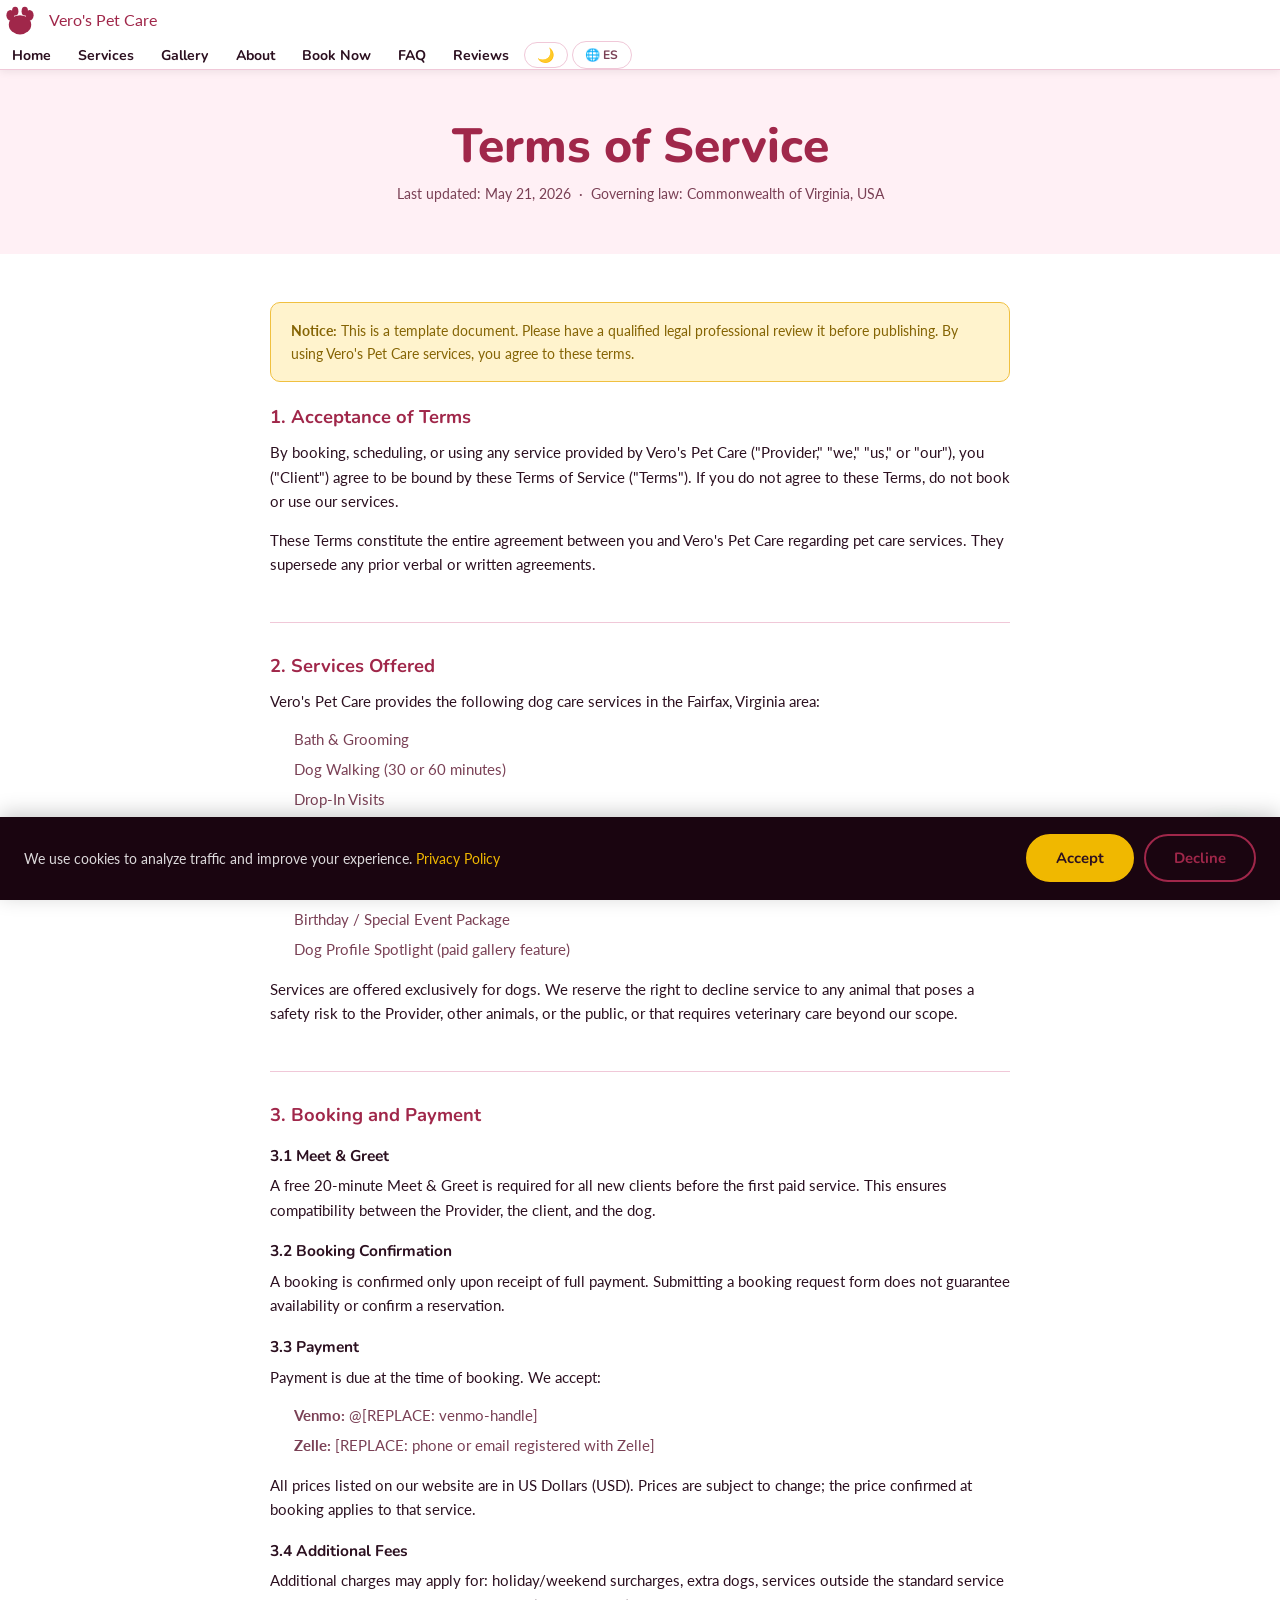
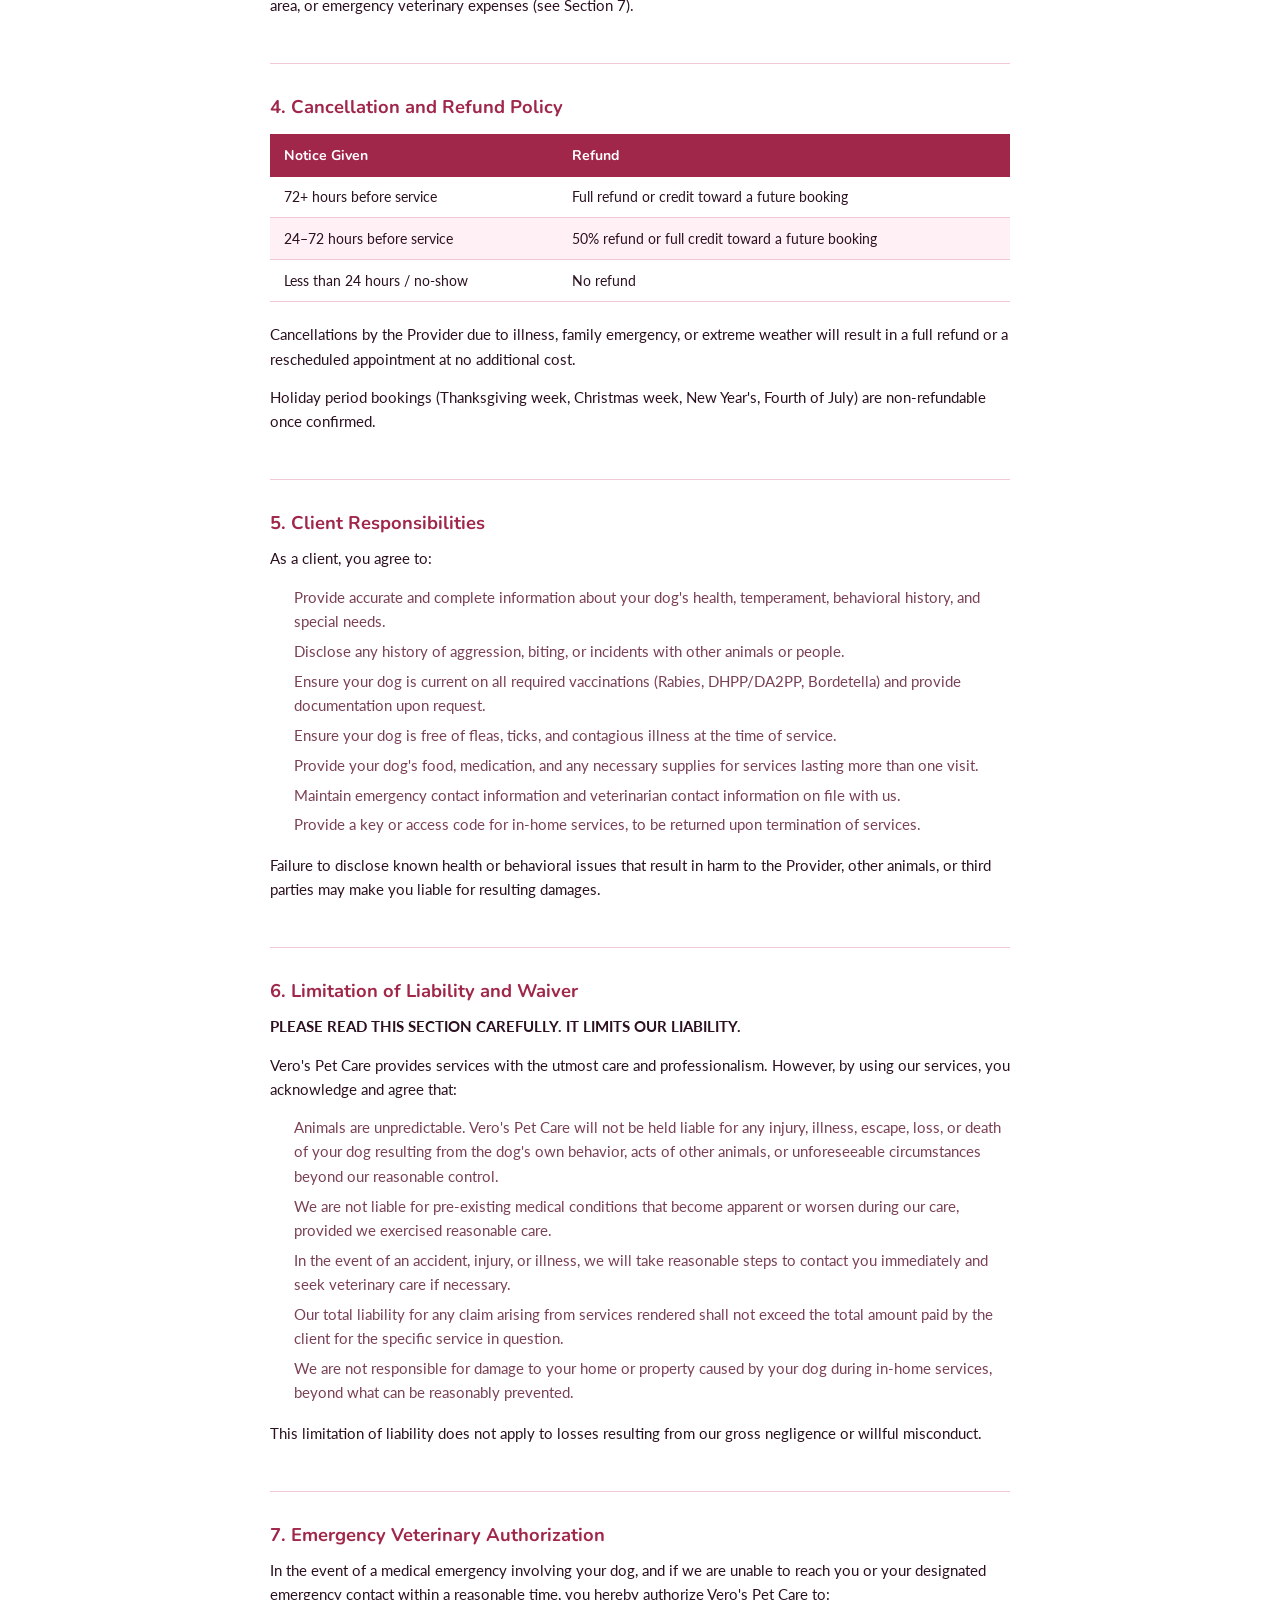
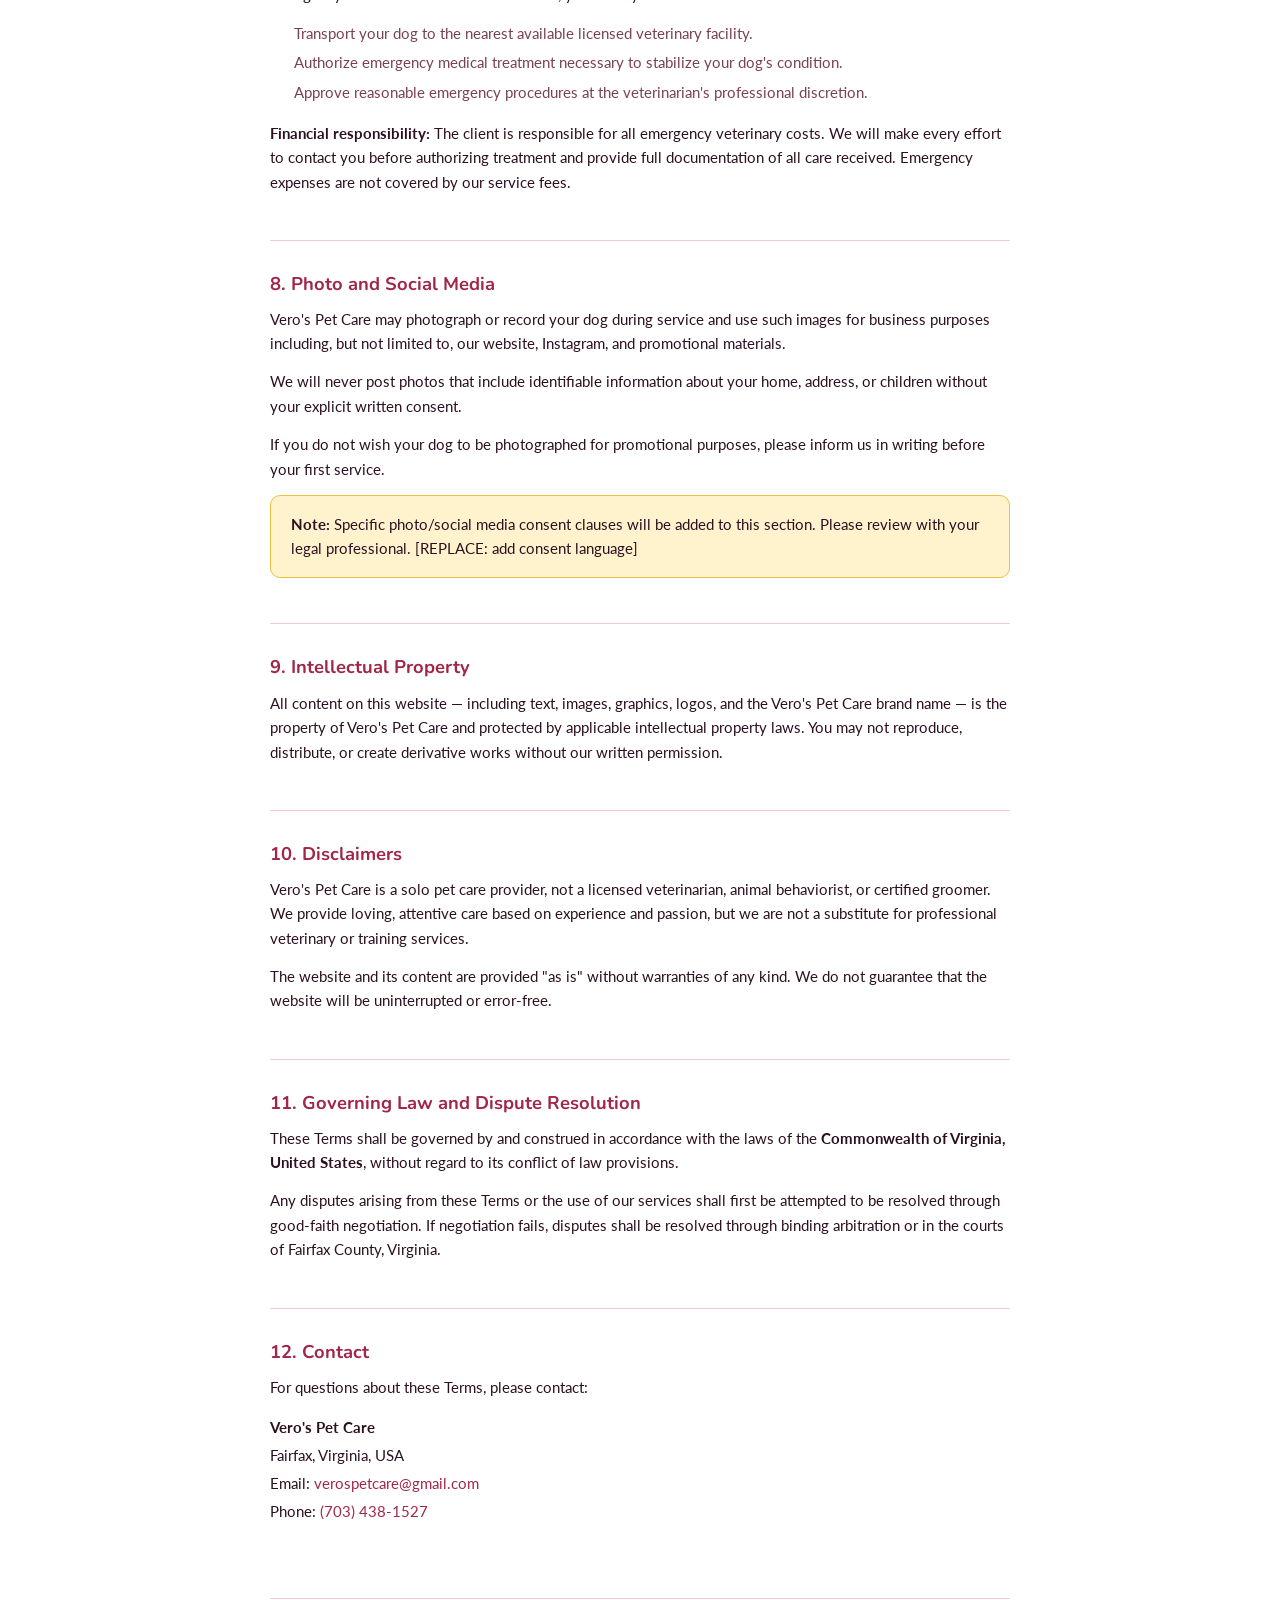
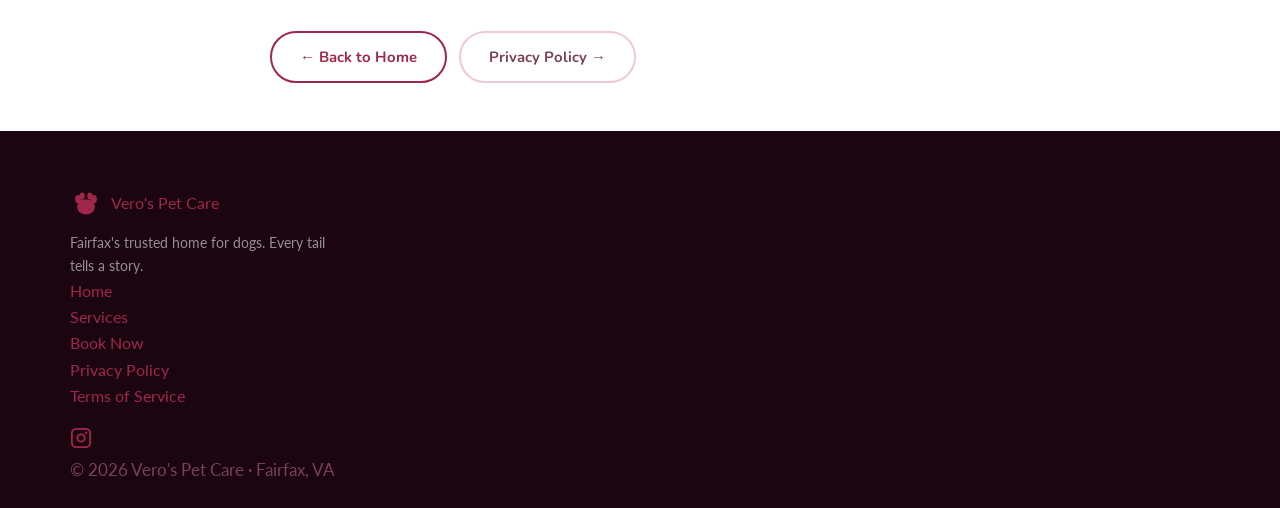
<file: terms.html>
<!-- TEMPLATE — have a legal professional review before publishing -->
<!DOCTYPE html>
<html lang="en" data-lang="en">
<head>
  <meta charset="UTF-8">
  <script>!function(){var t=localStorage.getItem('vpc_theme')||'dark';document.documentElement.setAttribute('data-theme',t)}()</script>
  <meta name="viewport" content="width=device-width, initial-scale=1.0">
  <title>Terms of Service | Vero's Pet Care</title>
  <meta name="description" content="Terms of Service and Service Agreement for Vero's Pet Care in Fairfax, VA. Includes service terms, payment policy, cancellation policy, and liability waiver.">
  <meta name="robots" content="index, follow">
  <link rel="canonical" href="https://verospetcare.infoplay.com/terms.html">

  <!-- Open Graph -->
  <meta property="og:title" content="Terms of Service | Vero's Pet Care">
  <meta property="og:description" content="Terms of Service and Service Agreement for Vero's Pet Care, Fairfax, VA.">
  <meta property="og:type" content="website">
  <meta property="og:url" content="https://verospetcare.infoplay.com/terms">
  <meta property="og:image" content="https://verospetcare.infoplay.com/img/og-image.jpg">
  <meta name="twitter:card" content="summary_large_image">

  <!-- Fonts -->
  <link rel="preconnect" href="https://fonts.googleapis.com">
  <link rel="preconnect" href="https://fonts.gstatic.com" crossorigin>
  <link href="https://fonts.googleapis.com/css2?family=Pacifico&family=Nunito:wght@400;600;700;800&family=Lato:ital,wght@0,400;0,700;1,400&display=swap" rel="stylesheet">

  <link rel="stylesheet" href="style.css">
</head>
<body>

  <!-- Skip link -->
  <a href="#main-content" class="skip-link">
    <span class="lang-en">Skip to main content</span>
    <span class="lang-es">Ir al contenido principal</span>
  </a>

  <!-- ========== HEADER / NAV ========== -->
  <header class="site-header" role="banner">
    <nav class="nav-container" aria-label="Main navigation">
      <a href="index.html" class="nav-logo" aria-label="Vero's Pet Care — Home">
        <svg width="40" height="40" viewBox="0 0 100 100" aria-hidden="true" focusable="false">
          <ellipse cx="50" cy="62" rx="28" ry="24" fill="var(--clr-primary)"/>
          <ellipse cx="26" cy="38" rx="10" ry="13" fill="var(--clr-primary)"/>
          <ellipse cx="74" cy="38" rx="10" ry="13" fill="var(--clr-primary)"/>
          <ellipse cx="38" cy="28" rx="8"  ry="11" fill="var(--clr-primary)"/>
          <ellipse cx="62" cy="28" rx="8"  ry="11" fill="var(--clr-primary)"/>
        </svg>
        <span class="nav-logo-text">Vero's Pet Care</span>
      </a>

      <button class="hamburger" id="hamburger" aria-expanded="false" aria-controls="mobile-menu" aria-label="Open menu">
        <svg width="22" height="22" viewBox="0 0 22 22" fill="none" aria-hidden="true"><rect y="3" width="22" height="2.5" rx="1.25" fill="currentColor"/><rect y="10" width="22" height="2.5" rx="1.25" fill="currentColor"/><rect y="17" width="22" height="2.5" rx="1.25" fill="currentColor"/></svg>
      </button>

      <ul class="nav-links" id="mobile-menu" role="list">
        <li><a href="index.html">    <span class="lang-en">Home</span>        <span class="lang-es">Inicio</span></a></li>
        <li><a href="services.html"> <span class="lang-en">Services</span>    <span class="lang-es">Servicios</span></a></li>
        <li><a href="gallery.html">  <span class="lang-en">Gallery</span>     <span class="lang-es">Galería</span></a></li>
        <li><a href="about.html">    <span class="lang-en">About</span>        <span class="lang-es">Sobre Mí</span></a></li>
        <li><a href="book.html">     <span class="lang-en">Book Now</span>    <span class="lang-es">Reservar</span></a></li>
        <li><a href="faq.html">      <span class="lang-en">FAQ</span>          <span class="lang-es">Preguntas</span></a></li>
        <li><a href="testimonials.html"><span class="lang-en">Reviews</span>  <span class="lang-es">Reseñas</span></a></li>
        <li><button class="theme-toggle" aria-label="Switch to dark mode">🌙</button></li>
        <li>
          <button class="lang-toggle" aria-label="Switch language">
            <span class="lang-en">ES</span>
            <span class="lang-es">EN</span>
          </button>
        </li>
      </ul>
    </nav>
  </header>

  <!-- ========== MAIN ========== -->
  <main id="main-content">

    <!-- Page Hero -->
    <section class="page-hero legal-hero">
      <div class="container">
        <h1>
          <span class="lang-en">Terms of Service</span>
          <span class="lang-es">Términos de Servicio</span>
        </h1>
        <p>
          <span class="lang-en">Last updated: May 21, 2026 &nbsp;·&nbsp; Governing law: Commonwealth of Virginia, USA</span>
          <span class="lang-es">Última actualización: 21 de mayo de 2026 &nbsp;·&nbsp; Ley aplicable: Commonwealth de Virginia, EE. UU.</span>
        </p>
      </div>
    </section>

    <!-- Legal Content -->
    <section class="legal-content">
      <div class="container container--narrow">

        <div class="legal-notice lang-en">
          <strong>Notice:</strong> This is a template document. Please have a qualified legal professional review it before publishing. By using Vero's Pet Care services, you agree to these terms.
        </div>
        <div class="legal-notice lang-es">
          <strong>Aviso:</strong> Este es un documento plantilla. Por favor, haga que un profesional legal calificado lo revise antes de publicarlo. Al utilizar los servicios de Vero's Pet Care, aceptas estos términos.
        </div>

        <!-- Section 1 — Acceptance -->
        <article class="legal-section">
          <h2>
            <span class="lang-en">1. Acceptance of Terms</span>
            <span class="lang-es">1. Aceptación de los Términos</span>
          </h2>
          <div class="lang-en">
            <p>By booking, scheduling, or using any service provided by Vero's Pet Care ("Provider," "we," "us," or "our"), you ("Client") agree to be bound by these Terms of Service ("Terms"). If you do not agree to these Terms, do not book or use our services.</p>
            <p>These Terms constitute the entire agreement between you and Vero's Pet Care regarding pet care services. They supersede any prior verbal or written agreements.</p>
          </div>
          <div class="lang-es">
            <p>Al reservar, programar o utilizar cualquier servicio proporcionado por Vero's Pet Care ("Proveedor," "nosotros," "nos" o "nuestro"), usted ("Cliente") acepta estar sujeto a estos Términos de Servicio ("Términos"). Si no está de acuerdo con estos Términos, no reserve ni utilice nuestros servicios.</p>
            <p>Estos Términos constituyen el acuerdo completo entre usted y Vero's Pet Care con respecto a los servicios de cuidado de mascotas y reemplazan cualquier acuerdo verbal o escrito previo.</p>
          </div>
        </article>

        <!-- Section 2 — Services -->
        <article class="legal-section">
          <h2>
            <span class="lang-en">2. Services Offered</span>
            <span class="lang-es">2. Servicios Ofrecidos</span>
          </h2>
          <div class="lang-en">
            <p>Vero's Pet Care provides the following dog care services in the Fairfax, Virginia area:</p>
            <ul>
              <li>Bath & Grooming</li>
              <li>Dog Walking (30 or 60 minutes)</li>
              <li>Drop-In Visits</li>
              <li>Dog Sitting (in-home or at Provider's home)</li>
              <li>Pet Photography / Portraits</li>
              <li>Puppy Care Package</li>
              <li>Birthday / Special Event Package</li>
              <li>Dog Profile Spotlight (paid gallery feature)</li>
            </ul>
            <p>Services are offered exclusively for dogs. We reserve the right to decline service to any animal that poses a safety risk to the Provider, other animals, or the public, or that requires veterinary care beyond our scope.</p>
          </div>
          <div class="lang-es">
            <p>Vero's Pet Care ofrece los siguientes servicios de cuidado de perros en el área de Fairfax, Virginia:</p>
            <ul>
              <li>Baño y Arreglo</li>
              <li>Paseo de Perros (30 o 60 minutos)</li>
              <li>Visitas a Domicilio</li>
              <li>Cuidado de Perros (en casa del cliente o de la Proveedora)</li>
              <li>Estadías Nocturnas</li>
              <li>Fotografía / Retratos de Mascotas</li>
              <li>Paquete de Cuidado para Cachorros</li>
              <li>Paquete de Cumpleaños / Evento Especial</li>
              <li>Perfil Destacado de Perro (función de galería de pago)</li>
            </ul>
            <p>Los servicios se ofrecen exclusivamente para perros. Nos reservamos el derecho de rechazar el servicio a cualquier animal que represente un riesgo de seguridad para la Proveedora, otros animales o el público, o que requiera atención veterinaria fuera de nuestro alcance.</p>
          </div>
        </article>

        <!-- Section 3 — Booking & Payment -->
        <article class="legal-section">
          <h2>
            <span class="lang-en">3. Booking and Payment</span>
            <span class="lang-es">3. Reservas y Pago</span>
          </h2>
          <div class="lang-en">
            <h3>3.1 Meet &amp; Greet</h3>
            <p>A free 20-minute Meet &amp; Greet is required for all new clients before the first paid service. This ensures compatibility between the Provider, the client, and the dog.</p>
            <h3>3.2 Booking Confirmation</h3>
            <p>A booking is confirmed only upon receipt of full payment. Submitting a booking request form does not guarantee availability or confirm a reservation.</p>
            <h3>3.3 Payment</h3>
            <p>Payment is due at the time of booking. We accept:</p>
            <ul>
              <li><strong>Venmo:</strong> @[REPLACE: venmo-handle]</li>
              <li><strong>Zelle:</strong> [REPLACE: phone or email registered with Zelle]</li>
            </ul>
            <p>All prices listed on our website are in US Dollars (USD). Prices are subject to change; the price confirmed at booking applies to that service.</p>
            <h3>3.4 Additional Fees</h3>
            <p>Additional charges may apply for: holiday/weekend surcharges, extra dogs, services outside the standard service area, or emergency veterinary expenses (see Section 7).</p>
          </div>
          <div class="lang-es">
            <h3>3.1 Conocerse y Saludar</h3>
            <p>Se requiere una visita gratuita de 20 minutos para conocerse para todos los clientes nuevos antes del primer servicio pagado. Esto garantiza la compatibilidad entre la Proveedora, el cliente y el perro.</p>
            <h3>3.2 Confirmación de Reserva</h3>
            <p>Una reserva se confirma únicamente al recibir el pago completo. Enviar un formulario de solicitud de reserva no garantiza la disponibilidad ni confirma una reserva.</p>
            <h3>3.3 Pago</h3>
            <p>El pago vence en el momento de la reserva. Aceptamos:</p>
            <ul>
              <li><strong>Venmo:</strong> @[REPLACE: venmo-handle]</li>
              <li><strong>Zelle:</strong> [REPLACE: teléfono o correo registrado en Zelle]</li>
            </ul>
            <p>Todos los precios indicados en nuestro sitio web están en dólares estadounidenses (USD). Los precios están sujetos a cambios; el precio confirmado en el momento de la reserva se aplica a ese servicio.</p>
            <h3>3.4 Cargos Adicionales</h3>
            <p>Pueden aplicarse cargos adicionales por: recargos en días festivos/fines de semana, perros adicionales, servicios fuera del área de servicio estándar, o gastos veterinarios de emergencia (ver Sección 7).</p>
          </div>
        </article>

        <!-- Section 4 — Cancellation -->
        <article class="legal-section">
          <h2>
            <span class="lang-en">4. Cancellation and Refund Policy</span>
            <span class="lang-es">4. Política de Cancelación y Reembolso</span>
          </h2>
          <div class="lang-en">
            <table class="legal-table">
              <thead>
                <tr><th>Notice Given</th><th>Refund</th></tr>
              </thead>
              <tbody>
                <tr><td>72+ hours before service</td><td>Full refund or credit toward a future booking</td></tr>
                <tr><td>24–72 hours before service</td><td>50% refund or full credit toward a future booking</td></tr>
                <tr><td>Less than 24 hours / no-show</td><td>No refund</td></tr>
              </tbody>
            </table>
            <p>Cancellations by the Provider due to illness, family emergency, or extreme weather will result in a full refund or a rescheduled appointment at no additional cost.</p>
            <p>Holiday period bookings (Thanksgiving week, Christmas week, New Year's, Fourth of July) are non-refundable once confirmed.</p>
          </div>
          <div class="lang-es">
            <table class="legal-table">
              <thead>
                <tr><th>Aviso Previo</th><th>Reembolso</th></tr>
              </thead>
              <tbody>
                <tr><td>72+ horas antes del servicio</td><td>Reembolso completo o crédito para una reserva futura</td></tr>
                <tr><td>24–72 horas antes del servicio</td><td>50% de reembolso o crédito completo para una reserva futura</td></tr>
                <tr><td>Menos de 24 horas / no presentarse</td><td>Sin reembolso</td></tr>
              </tbody>
            </table>
            <p>Las cancelaciones por parte de la Proveedora por enfermedad, emergencia familiar o clima extremo resultarán en un reembolso completo o una cita reprogramada sin costo adicional.</p>
            <p>Las reservas en períodos festivos (semana de Acción de Gracias, semana de Navidad, Año Nuevo, Cuatro de Julio) no son reembolsables una vez confirmadas.</p>
          </div>
        </article>

        <!-- Section 5 — Client Responsibilities -->
        <article class="legal-section">
          <h2>
            <span class="lang-en">5. Client Responsibilities</span>
            <span class="lang-es">5. Responsabilidades del Cliente</span>
          </h2>
          <div class="lang-en">
            <p>As a client, you agree to:</p>
            <ul>
              <li>Provide accurate and complete information about your dog's health, temperament, behavioral history, and special needs.</li>
              <li>Disclose any history of aggression, biting, or incidents with other animals or people.</li>
              <li>Ensure your dog is current on all required vaccinations (Rabies, DHPP/DA2PP, Bordetella) and provide documentation upon request.</li>
              <li>Ensure your dog is free of fleas, ticks, and contagious illness at the time of service.</li>
              <li>Provide your dog's food, medication, and any necessary supplies for services lasting more than one visit.</li>
              <li>Maintain emergency contact information and veterinarian contact information on file with us.</li>
              <li>Provide a key or access code for in-home services, to be returned upon termination of services.</li>
            </ul>
            <p>Failure to disclose known health or behavioral issues that result in harm to the Provider, other animals, or third parties may make you liable for resulting damages.</p>
          </div>
          <div class="lang-es">
            <p>Como cliente, usted acepta:</p>
            <ul>
              <li>Proporcionar información precisa y completa sobre la salud, el temperamento, el historial de comportamiento y las necesidades especiales de su perro.</li>
              <li>Revelar cualquier historial de agresión, mordeduras o incidentes con otros animales o personas.</li>
              <li>Asegurarse de que su perro esté al día con todas las vacunas requeridas (Rabia, DHPP/DA2PP, Bordetella) y proporcionar documentación cuando se solicite.</li>
              <li>Asegurarse de que su perro esté libre de pulgas, garrapatas y enfermedades contagiosas en el momento del servicio.</li>
              <li>Proporcionar la comida, medicación y suministros necesarios de su perro para servicios que duren más de una visita.</li>
              <li>Mantener información de contacto de emergencia e información de contacto del veterinario en nuestro archivo.</li>
              <li>Proporcionar una llave o código de acceso para servicios en el hogar, que será devuelto al finalizar los servicios.</li>
            </ul>
            <p>No revelar problemas de salud o comportamiento conocidos que resulten en daños a la Proveedora, otros animales o terceros puede hacerle responsable de los daños resultantes.</p>
          </div>
        </article>

        <!-- Section 6 — Liability Waiver -->
        <article class="legal-section">
          <h2>
            <span class="lang-en">6. Limitation of Liability and Waiver</span>
            <span class="lang-es">6. Limitación de Responsabilidad y Renuncia</span>
          </h2>
          <div class="lang-en">
            <p><strong>PLEASE READ THIS SECTION CAREFULLY. IT LIMITS OUR LIABILITY.</strong></p>
            <p>Vero's Pet Care provides services with the utmost care and professionalism. However, by using our services, you acknowledge and agree that:</p>
            <ul>
              <li>Animals are unpredictable. Vero's Pet Care will not be held liable for any injury, illness, escape, loss, or death of your dog resulting from the dog's own behavior, acts of other animals, or unforeseeable circumstances beyond our reasonable control.</li>
              <li>We are not liable for pre-existing medical conditions that become apparent or worsen during our care, provided we exercised reasonable care.</li>
              <li>In the event of an accident, injury, or illness, we will take reasonable steps to contact you immediately and seek veterinary care if necessary.</li>
              <li>Our total liability for any claim arising from services rendered shall not exceed the total amount paid by the client for the specific service in question.</li>
              <li>We are not responsible for damage to your home or property caused by your dog during in-home services, beyond what can be reasonably prevented.</li>
            </ul>
            <p>This limitation of liability does not apply to losses resulting from our gross negligence or willful misconduct.</p>
          </div>
          <div class="lang-es">
            <p><strong>POR FAVOR LEA ESTA SECCIÓN CUIDADOSAMENTE. LIMITA NUESTRA RESPONSABILIDAD.</strong></p>
            <p>Vero's Pet Care proporciona servicios con el máximo cuidado y profesionalismo. Sin embargo, al utilizar nuestros servicios, usted reconoce y acepta que:</p>
            <ul>
              <li>Los animales son impredecibles. Vero's Pet Care no será responsable de ninguna lesión, enfermedad, escape, pérdida o muerte de su perro resultante del comportamiento del propio perro, actos de otros animales o circunstancias imprevisibles más allá de nuestro control razonable.</li>
              <li>No somos responsables de condiciones médicas preexistentes que se manifiesten o empeoren durante nuestro cuidado, siempre que hayamos ejercido un cuidado razonable.</li>
              <li>En caso de accidente, lesión o enfermedad, tomaremos medidas razonables para contactarle de inmediato y buscar atención veterinaria si es necesario.</li>
              <li>Nuestra responsabilidad total por cualquier reclamación derivada de los servicios prestados no superará el monto total pagado por el cliente por el servicio específico en cuestión.</li>
              <li>No somos responsables de daños a su hogar o propiedad causados por su perro durante los servicios en el hogar, más allá de lo que razonablemente se pueda prevenir.</li>
            </ul>
            <p>Esta limitación de responsabilidad no se aplica a pérdidas resultantes de nuestra negligencia grave o conducta intencional indebida.</p>
          </div>
        </article>

        <!-- Section 7 — Emergency Vet Authorization -->
        <article class="legal-section">
          <h2>
            <span class="lang-en">7. Emergency Veterinary Authorization</span>
            <span class="lang-es">7. Autorización Veterinaria de Emergencia</span>
          </h2>
          <div class="lang-en">
            <p>In the event of a medical emergency involving your dog, and if we are unable to reach you or your designated emergency contact within a reasonable time, you hereby authorize Vero's Pet Care to:</p>
            <ul>
              <li>Transport your dog to the nearest available licensed veterinary facility.</li>
              <li>Authorize emergency medical treatment necessary to stabilize your dog's condition.</li>
              <li>Approve reasonable emergency procedures at the veterinarian's professional discretion.</li>
            </ul>
            <p><strong>Financial responsibility:</strong> The client is responsible for all emergency veterinary costs. We will make every effort to contact you before authorizing treatment and provide full documentation of all care received. Emergency expenses are not covered by our service fees.</p>
          </div>
          <div class="lang-es">
            <p>En caso de una emergencia médica que involucre a su perro, y si no podemos comunicarnos con usted o su contacto de emergencia designado en un tiempo razonable, por la presente autoriza a Vero's Pet Care a:</p>
            <ul>
              <li>Transportar a su perro a la instalación veterinaria con licencia más cercana disponible.</li>
              <li>Autorizar el tratamiento médico de emergencia necesario para estabilizar la condición de su perro.</li>
              <li>Aprobar procedimientos de emergencia razonables a discreción profesional del veterinario.</li>
            </ul>
            <p><strong>Responsabilidad financiera:</strong> El cliente es responsable de todos los costos veterinarios de emergencia. Haremos todo lo posible para contactarle antes de autorizar el tratamiento y proporcionaremos documentación completa de toda la atención recibida. Los gastos de emergencia no están cubiertos por nuestras tarifas de servicio.</p>
          </div>
        </article>

        <!-- Section 8 — Photo & Social Media -->
        <article class="legal-section">
          <h2>
            <span class="lang-en">8. Photo and Social Media</span>
            <span class="lang-es">8. Fotos y Redes Sociales</span>
          </h2>
          <div class="lang-en">
            <p>Vero's Pet Care may photograph or record your dog during service and use such images for business purposes including, but not limited to, our website, Instagram, and promotional materials.</p>
            <p>We will never post photos that include identifiable information about your home, address, or children without your explicit written consent.</p>
            <p>If you do not wish your dog to be photographed for promotional purposes, please inform us in writing before your first service.</p>
            <p class="legal-notice"><strong>Note:</strong> Specific photo/social media consent clauses will be added to this section. Please review with your legal professional. [REPLACE: add consent language]</p>
          </div>
          <div class="lang-es">
            <p>Vero's Pet Care puede fotografiar o grabar a su perro durante el servicio y usar dichas imágenes con fines comerciales, incluyendo, entre otros, nuestro sitio web, Instagram y materiales promocionales.</p>
            <p>Nunca publicaremos fotos que incluyan información identificable sobre su hogar, dirección o hijos sin su consentimiento explícito por escrito.</p>
            <p>Si no desea que su perro sea fotografiado con fines promocionales, por favor infórmenos por escrito antes de su primer servicio.</p>
            <p class="legal-notice"><strong>Nota:</strong> Se agregarán cláusulas específicas de consentimiento de fotos/redes sociales a esta sección. Por favor revíselo con su profesional legal. [REPLACE: agregar texto de consentimiento]</p>
          </div>
        </article>

        <!-- Section 9 — Intellectual Property -->
        <article class="legal-section">
          <h2>
            <span class="lang-en">9. Intellectual Property</span>
            <span class="lang-es">9. Propiedad Intelectual</span>
          </h2>
          <div class="lang-en">
            <p>All content on this website — including text, images, graphics, logos, and the Vero's Pet Care brand name — is the property of Vero's Pet Care and protected by applicable intellectual property laws. You may not reproduce, distribute, or create derivative works without our written permission.</p>
          </div>
          <div class="lang-es">
            <p>Todo el contenido de este sitio web — incluidos textos, imágenes, gráficos, logotipos y el nombre de marca Vero's Pet Care — es propiedad de Vero's Pet Care y está protegido por las leyes de propiedad intelectual aplicables. No puede reproducir, distribuir ni crear obras derivadas sin nuestro permiso por escrito.</p>
          </div>
        </article>

        <!-- Section 10 — Disclaimers -->
        <article class="legal-section">
          <h2>
            <span class="lang-en">10. Disclaimers</span>
            <span class="lang-es">10. Descargos de Responsabilidad</span>
          </h2>
          <div class="lang-en">
            <p>Vero's Pet Care is a solo pet care provider, not a licensed veterinarian, animal behaviorist, or certified groomer. We provide loving, attentive care based on experience and passion, but we are not a substitute for professional veterinary or training services.</p>
            <p>The website and its content are provided "as is" without warranties of any kind. We do not guarantee that the website will be uninterrupted or error-free.</p>
          </div>
          <div class="lang-es">
            <p>Vero's Pet Care es una proveedora de cuidado de mascotas independiente, no una veterinaria con licencia, conductista animal o peluquera certificada. Proporcionamos cuidado amoroso y atento basado en la experiencia y la pasión, pero no somos un sustituto de los servicios veterinarios o de entrenamiento profesional.</p>
            <p>El sitio web y su contenido se proporcionan "tal cual" sin garantías de ningún tipo. No garantizamos que el sitio web esté libre de interrupciones o errores.</p>
          </div>
        </article>

        <!-- Section 11 — Governing Law -->
        <article class="legal-section">
          <h2>
            <span class="lang-en">11. Governing Law and Dispute Resolution</span>
            <span class="lang-es">11. Ley Aplicable y Resolución de Disputas</span>
          </h2>
          <div class="lang-en">
            <p>These Terms shall be governed by and construed in accordance with the laws of the <strong>Commonwealth of Virginia, United States</strong>, without regard to its conflict of law provisions.</p>
            <p>Any disputes arising from these Terms or the use of our services shall first be attempted to be resolved through good-faith negotiation. If negotiation fails, disputes shall be resolved through binding arbitration or in the courts of Fairfax County, Virginia.</p>
          </div>
          <div class="lang-es">
            <p>Estos Términos se regirán e interpretarán de acuerdo con las leyes del <strong>Commonwealth de Virginia, Estados Unidos</strong>, sin tener en cuenta sus disposiciones sobre conflictos de leyes.</p>
            <p>Cualquier disputa que surja de estos Términos o del uso de nuestros servicios primero se intentará resolver mediante negociación de buena fe. Si la negociación fracasa, las disputas se resolverán mediante arbitraje vinculante o en los tribunales del condado de Fairfax, Virginia.</p>
          </div>
        </article>

        <!-- Section 12 — Contact -->
        <article class="legal-section">
          <h2>
            <span class="lang-en">12. Contact</span>
            <span class="lang-es">12. Contacto</span>
          </h2>
          <div class="lang-en">
            <p>For questions about these Terms, please contact:</p>
            <address>
              <strong>Vero's Pet Care</strong><br>
              Fairfax, Virginia, USA<br>
              Email: <a href="mailto:verospetcare@gmail.com">verospetcare@gmail.com</a><br>
              Phone: <a href="tel:+17034381527">(703) 438-1527</a>
            </address>
          </div>
          <div class="lang-es">
            <p>Para preguntas sobre estos Términos, contáctenos:</p>
            <address>
              <strong>Vero's Pet Care</strong><br>
              Fairfax, Virginia, EE. UU.<br>
              Correo: <a href="mailto:verospetcare@gmail.com">verospetcare@gmail.com</a><br>
              Teléfono: <a href="tel:+17034381527">(703) 438-1527</a>
            </address>
          </div>
        </article>

        <!-- Back links -->
        <div class="legal-back">
          <a href="index.html" class="btn btn-outline">
            <span class="lang-en">← Back to Home</span>
            <span class="lang-es">← Volver al Inicio</span>
          </a>
          <a href="privacy.html" class="btn btn-ghost">
            <span class="lang-en">Privacy Policy →</span>
            <span class="lang-es">Política de Privacidad →</span>
          </a>
        </div>

      </div>
    </section>
  </main>

  <!-- ========== FOOTER ========== -->
  <footer class="site-footer" role="contentinfo">
    <div class="container footer-inner">
      <div class="footer-brand">
        <a href="index.html" class="nav-logo" aria-label="Vero's Pet Care — Home">
          <svg width="32" height="32" viewBox="0 0 100 100" aria-hidden="true" focusable="false">
            <ellipse cx="50" cy="62" rx="28" ry="24" fill="var(--clr-primary)"/>
            <ellipse cx="26" cy="38" rx="10" ry="13" fill="var(--clr-primary)"/>
            <ellipse cx="74" cy="38" rx="10" ry="13" fill="var(--clr-primary)"/>
            <ellipse cx="38" cy="28" rx="8"  ry="11" fill="var(--clr-primary)"/>
            <ellipse cx="62" cy="28" rx="8"  ry="11" fill="var(--clr-primary)"/>
          </svg>
          <span class="nav-logo-text">Vero's Pet Care</span>
        </a>
        <p class="footer-tagline">
          <span class="lang-en">Fairfax's trusted home for dogs. Every tail tells a story.</span>
          <span class="lang-es">El hogar de confianza de Fairfax para perros. Cada cola cuenta una historia.</span>
        </p>
      </div>
      <nav class="footer-nav" aria-label="Footer navigation">
        <ul role="list">
          <li><a href="index.html"><span class="lang-en">Home</span><span class="lang-es">Inicio</span></a></li>
          <li><a href="services.html"><span class="lang-en">Services</span><span class="lang-es">Servicios</span></a></li>
          <li><a href="book.html"><span class="lang-en">Book Now</span><span class="lang-es">Reservar</span></a></li>
          <li><a href="privacy.html"><span class="lang-en">Privacy Policy</span><span class="lang-es">Privacidad</span></a></li>
          <li><a href="terms.html" aria-current="page"><span class="lang-en">Terms of Service</span><span class="lang-es">Términos</span></a></li>
        </ul>
      </nav>
      <div class="footer-social">
        <a href="https://instagram.com/[REPLACE: handle]" target="_blank" rel="noopener noreferrer" aria-label="Instagram">
          <svg width="22" height="22" viewBox="0 0 24 24" fill="none" stroke="currentColor" stroke-width="2" aria-hidden="true"><rect x="2" y="2" width="20" height="20" rx="5"/><circle cx="12" cy="12" r="4"/><circle cx="17.5" cy="6.5" r="0.5" fill="currentColor"/></svg>
        </a>
      </div>
      <p class="footer-copy">© 2026 Vero's Pet Care · Fairfax, VA</p>
    </div>
  </footer>

  <!-- WhatsApp Float -->
  <a href="https://wa.me/17034381527?text=Hi%20Vero!%20I%27d%20like%20to%20book%20a%20service."
     class="whatsapp-float" target="_blank" rel="noopener noreferrer"
     aria-label="Chat on WhatsApp">
    <svg width="28" height="28" viewBox="0 0 24 24" fill="currentColor" aria-hidden="true">
      <path d="M17.472 14.382c-.297-.149-1.758-.867-2.03-.967-.273-.099-.471-.148-.67.15-.197.297-.767.966-.94 1.164-.173.199-.347.223-.644.075-.297-.15-1.255-.463-2.39-1.475-.883-.788-1.48-1.761-1.653-2.059-.173-.297-.018-.458.13-.606.134-.133.298-.347.446-.52.149-.174.198-.298.298-.497.099-.198.05-.371-.025-.52-.075-.149-.669-1.612-.916-2.207-.242-.579-.487-.5-.669-.51-.173-.008-.371-.01-.57-.01-.198 0-.52.074-.792.372-.272.297-1.04 1.016-1.04 2.479 0 1.462 1.065 2.875 1.213 3.074.149.198 2.096 3.2 5.077 4.487.709.306 1.262.489 1.694.625.712.227 1.36.195 1.871.118.571-.085 1.758-.719 2.006-1.413.248-.694.248-1.289.173-1.413-.074-.124-.272-.198-.57-.347m-5.421 7.403h-.004a9.87 9.87 0 01-5.031-1.378l-.361-.214-3.741.982.998-3.648-.235-.374a9.86 9.86 0 01-1.51-5.26c.001-5.45 4.436-9.884 9.888-9.884 2.64 0 5.122 1.03 6.988 2.898a9.825 9.825 0 012.893 6.994c-.003 5.45-4.437 9.884-9.885 9.884m8.413-18.297A11.815 11.815 0 0012.05 0C5.495 0 .16 5.335.157 11.892c0 2.096.547 4.142 1.588 5.945L.057 24l6.305-1.654a11.882 11.882 0 005.683 1.448h.005c6.554 0 11.89-5.335 11.893-11.893a11.821 11.821 0 00-3.48-8.413z"/>
    </svg>
  </a>

  <!-- Cookie Banner -->
  <div id="cookie-banner" role="dialog" aria-label="Cookie preferences" aria-describedby="cookie-desc" style="display:none">
    <p id="cookie-desc">
      <span class="lang-en">We use cookies to analyze traffic and improve your experience. <a href="/privacy">Privacy Policy</a></span>
      <span class="lang-es">Usamos cookies para analizar el tráfico y mejorar tu experiencia. <a href="/privacy">Política de Privacidad</a></span>
    </p>
    <div class="cookie-actions">
      <button id="cookie-accept" class="btn btn-primary"><span class="lang-en">Accept</span><span class="lang-es">Aceptar</span></button>
      <button id="cookie-decline" class="btn btn-outline"><span class="lang-en">Decline</span><span class="lang-es">Rechazar</span></button>
    </div>
  </div>

  <script src="main.js" defer></script>
</body>
</html>
</file>
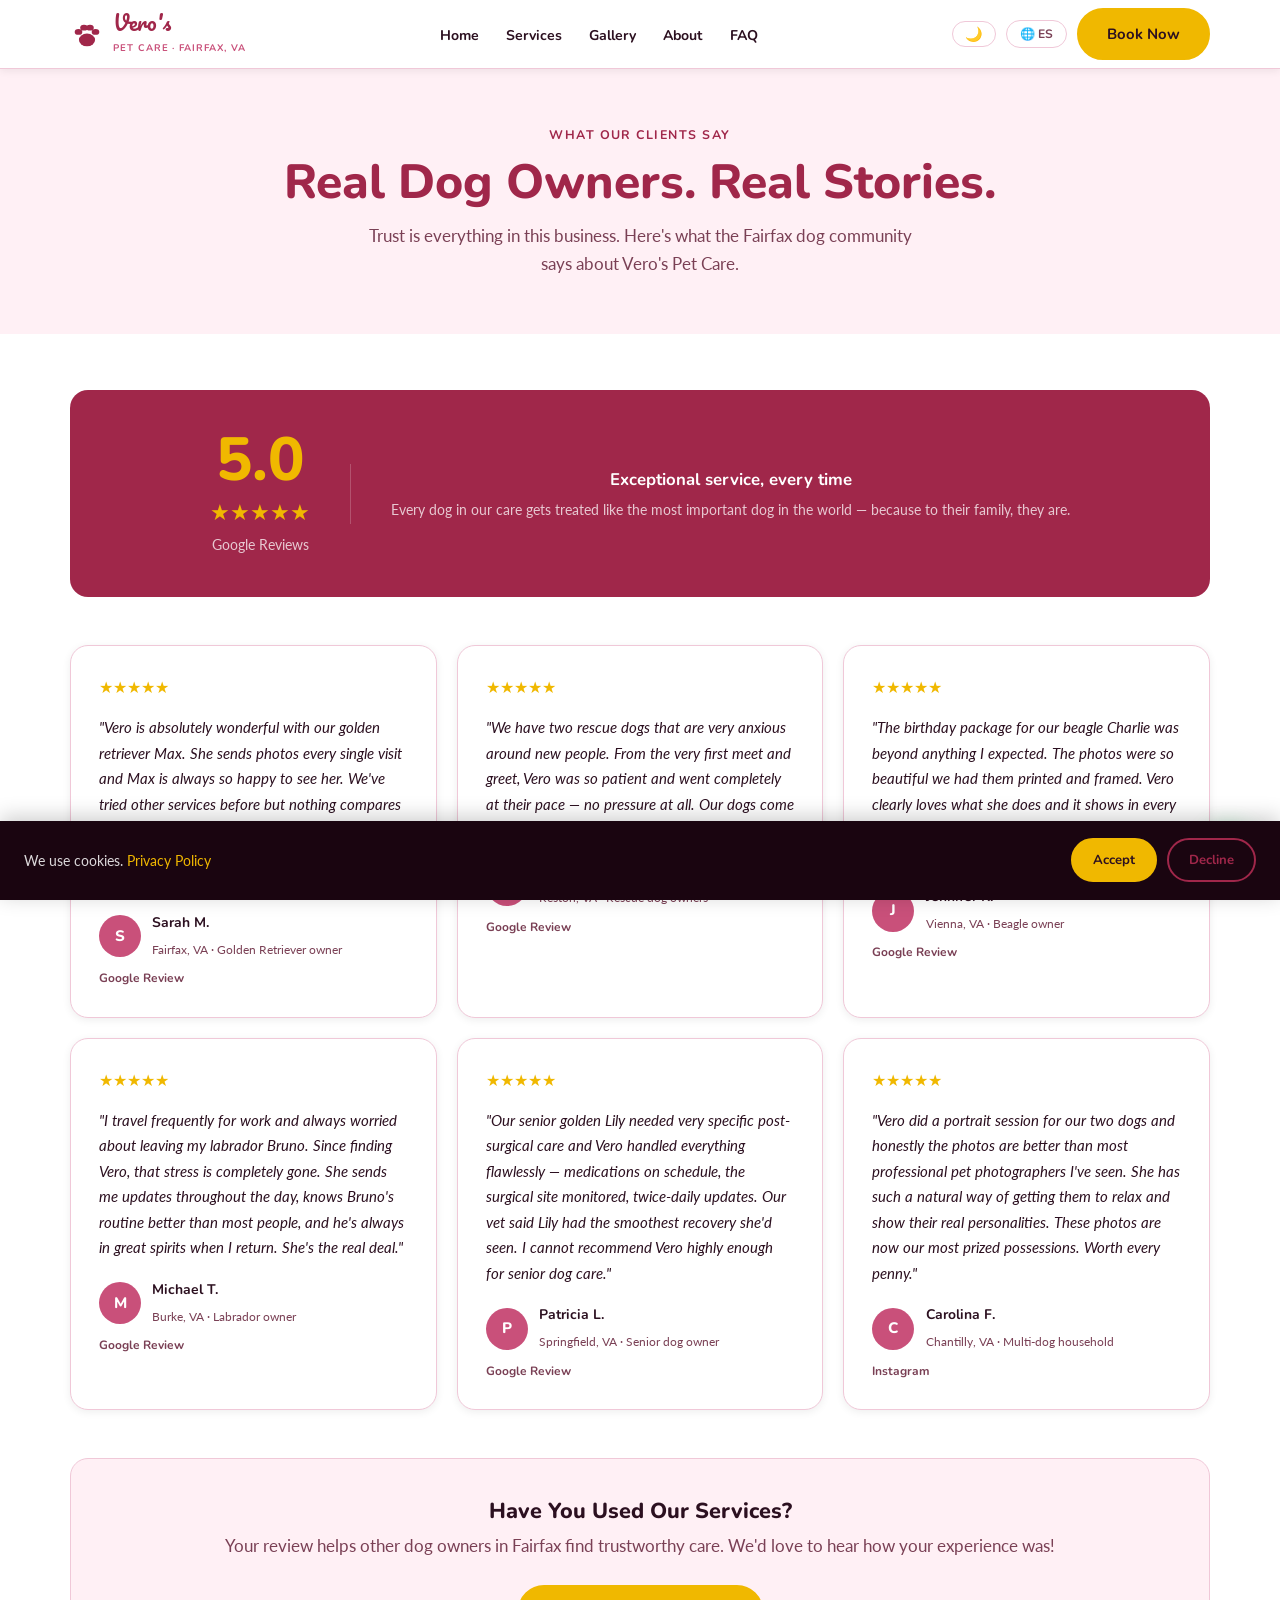
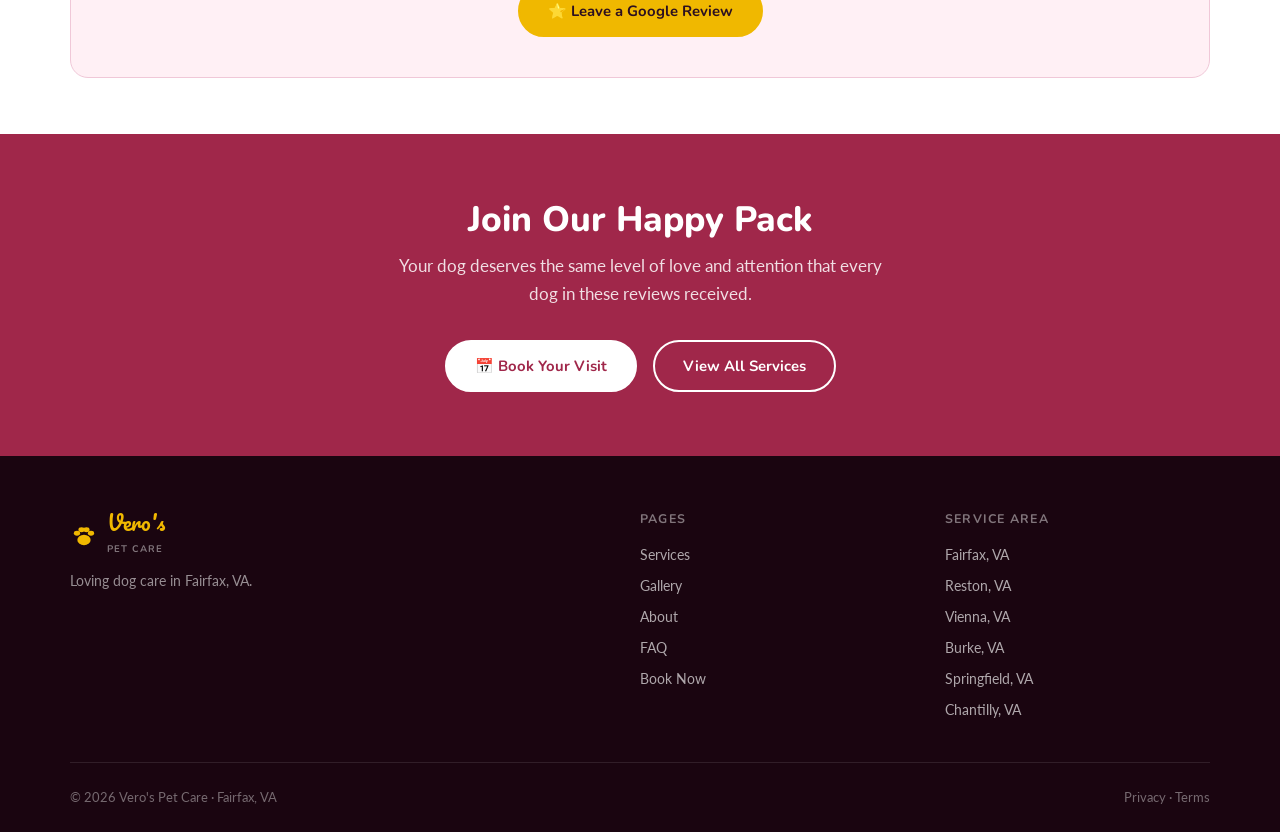
<file: testimonials.html>
<!DOCTYPE html>
<html lang="en" data-lang="en">
<head>
  <meta charset="UTF-8">
  <script>!function(){var t=localStorage.getItem('vpc_theme')||'dark';document.documentElement.setAttribute('data-theme',t)}()</script>
  <meta name="viewport" content="width=device-width, initial-scale=1.0">
  <title>Reviews &amp; Testimonials | Vero's Pet Care — Fairfax, VA</title>
  <meta name="description" content="Read what Fairfax dog owners say about Vero's Pet Care. 5-star rated dog care in Fairfax, Reston, Vienna, Burke, and Springfield, VA.">
  <meta name="robots" content="index, follow">
  <link rel="canonical" href="https://verospetcare.infoplay.com/testimonials.html">
  <meta property="og:title" content="Reviews &amp; Testimonials | Vero's Pet Care — Fairfax, VA">
  <meta property="og:description" content="Read what Fairfax dog owners say about Vero's Pet Care. 5-star rated dog care in Fairfax, Reston, Vienna, Burke, and Springfield, VA.">
  <meta property="og:type" content="website">
  <meta property="og:url" content="https://verospetcare.infoplay.com/testimonials.html">
  <meta property="og:image" content="https://verospetcare.infoplay.com/img/og-image.jpg">
  <link rel="preconnect" href="https://fonts.googleapis.com">
  <link rel="preconnect" href="https://fonts.gstatic.com" crossorigin>
  <link href="https://fonts.googleapis.com/css2?family=Pacifico&family=Nunito:wght@400;600;700;800&family=Lato:ital,wght@0,400;0,700;1,400&display=swap" rel="stylesheet">
  <link rel="stylesheet" href="style.css">
</head>
<body>
<a href="#main-content" class="skip-link">Skip to main content</a>

<!-- NAV -->
<header class="site-header">
  <div class="container">
    <nav class="nav-inner" aria-label="Main navigation">
      <a href="index.html" class="nav-logo"><svg width="34" height="34" viewBox="0 0 40 40" aria-hidden="true" style="color:var(--clr-primary)"><ellipse cx="20" cy="27" rx="9.5" ry="7.5" fill="currentColor"/><ellipse cx="10" cy="17.5" rx="4.5" ry="3.5" fill="currentColor"/><ellipse cx="16.5" cy="12.5" rx="4.5" ry="3.5" fill="currentColor"/><ellipse cx="23.5" cy="12.5" rx="4.5" ry="3.5" fill="currentColor"/><ellipse cx="30" cy="17.5" rx="4.5" ry="3.5" fill="currentColor"/></svg><span><span class="logo-text">Vero's</span><span class="logo-sub">Pet Care · Fairfax, VA</span></span></a>
      <ul class="nav-links" role="list">
        <li><a href="index.html"><span class="lang-en">Home</span><span class="lang-es">Inicio</span></a></li>
        <li><a href="services.html"><span class="lang-en">Services</span><span class="lang-es">Servicios</span></a></li>
        <li><a href="gallery.html"><span class="lang-en">Gallery</span><span class="lang-es">Galería</span></a></li>
        <li><a href="about.html"><span class="lang-en">About</span><span class="lang-es">Sobre Vero</span></a></li>
        <li><a href="faq.html">FAQ</a></li>
      </ul>
      <div class="nav-actions">
        <button class="theme-toggle" aria-label="Switch to dark mode">🌙</button>
        <button class="lang-toggle" aria-label="Cambiar a Español">🌐 ES</button>
        <a href="book.html" class="btn btn-primary nav-cta"><span class="lang-en">Book Now</span><span class="lang-es">Reservar</span></a>
        <button class="hamburger" id="hamburger" aria-expanded="false" aria-controls="mobile-menu" aria-label="Open menu"><svg width="22" height="22" viewBox="0 0 22 22" fill="none" aria-hidden="true"><rect y="3" width="22" height="2.5" rx="1.25" fill="currentColor"/><rect y="10" width="22" height="2.5" rx="1.25" fill="currentColor"/><rect y="17" width="22" height="2.5" rx="1.25" fill="currentColor"/></svg></button>
      </div>
    </nav>
  </div>
  <nav id="mobile-menu" class="mobile-menu container" aria-label="Mobile navigation">
    <a href="index.html"><span class="lang-en">Home</span><span class="lang-es">Inicio</span></a>
    <a href="services.html"><span class="lang-en">Services</span><span class="lang-es">Servicios</span></a>
    <a href="gallery.html"><span class="lang-en">Gallery</span><span class="lang-es">Galería</span></a>
    <a href="about.html"><span class="lang-en">About Vero</span><span class="lang-es">Sobre Vero</span></a>
    <a href="faq.html">FAQ</a>
    <a href="testimonials.html"><span class="lang-en">Testimonials</span><span class="lang-es">Testimonios</span></a>
    <a href="book.html" class="btn btn-primary"><span class="lang-en">📅 Book Now</span><span class="lang-es">📅 Reservar</span></a>
  </nav>
</header>

<main id="main-content">

  <section class="page-hero" aria-labelledby="testimonials-heading">
    <div class="container">
      <span class="section-label"><span class="lang-en">What Our Clients Say</span><span class="lang-es">Lo que Dicen Nuestros Clientes</span></span>
      <h1 id="testimonials-heading">
        <span class="lang-en">Real Dog Owners. Real <span style="color:var(--clr-primary)">Stories.</span></span>
        <span class="lang-es">Dueños Reales. <span style="color:var(--clr-primary)">Historias</span> Reales.</span>
      </h1>
      <p><span class="lang-en">Trust is everything in this business. Here's what the Fairfax dog community says about Vero's Pet Care.</span><span class="lang-es">La confianza lo es todo en este negocio. Esto es lo que la comunidad canina de Fairfax dice sobre Vero's Pet Care.</span></p>
    </div>
  </section>

  <section style="background:var(--clr-bg);padding:3.5rem 0" aria-labelledby="reviews-heading">
    <div class="container">
      <h2 class="visually-hidden" id="reviews-heading"><span class="lang-en">All Reviews</span><span class="lang-es">Todas las Reseñas</span></h2>

      <!-- Rating Summary -->
      <div class="rating-summary" role="region" aria-label="Overall rating">
        <div>
          <div class="rating-number">5.0</div>
          <div class="rating-stars" aria-label="5 out of 5 stars">★★★★★</div>
          <div class="rating-count"><span class="lang-en">Google Reviews</span><span class="lang-es">Reseñas de Google</span></div>
        </div>
        <div class="rating-sep" aria-hidden="true"></div>
        <div class="rating-text">
          <strong><span class="lang-en">Exceptional service, every time</span><span class="lang-es">Servicio excepcional, siempre</span></strong>
          <p><span class="lang-en">Every dog in our care gets treated like the most important dog in the world — because to their family, they are.</span><span class="lang-es">Cada perro a nuestro cuidado se trata como el perro más importante del mundo — porque para su familia, lo es.</span></p>
        </div>
      </div>

      <!-- Reviews grid — PLACEHOLDER TESTIMONIALS — replace with real reviews -->
      <div class="testimonials-full-grid">
        <div class="testimonial-card">
          <div class="stars" aria-label="5 stars">★★★★★</div>
          <blockquote>"Vero is absolutely wonderful with our golden retriever Max. She sends photos every single visit and Max is always so happy to see her. We've tried other services before but nothing compares to how personal and caring Vero is. It genuinely feels like leaving Max with a trusted family member."</blockquote>
          <div class="testimonial-author"><div class="author-avatar" aria-hidden="true">S</div><div class="author-info"><strong>Sarah M.</strong><span>Fairfax, VA · Golden Retriever owner</span></div></div>
          <p class="review-source">Google Review</p>
        </div>
        <div class="testimonial-card">
          <div class="stars" aria-label="5 stars">★★★★★</div>
          <blockquote>"We have two rescue dogs that are very anxious around new people. From the very first meet and greet, Vero was so patient and went completely at their pace — no pressure at all. Our dogs come home calmer than when we left."</blockquote>
          <div class="testimonial-author"><div class="author-avatar" aria-hidden="true">R</div><div class="author-info"><strong>Ricardo &amp; Ana G.</strong><span>Reston, VA · Rescue dog owners</span></div></div>
          <p class="review-source">Google Review</p>
        </div>
        <div class="testimonial-card">
          <div class="stars" aria-label="5 stars">★★★★★</div>
          <blockquote>"The birthday package for our beagle Charlie was beyond anything I expected. The photos were so beautiful we had them printed and framed. Vero clearly loves what she does and it shows in every single photo. Charlie was absolutely glowing. 10/10 would recommend to every dog parent."</blockquote>
          <div class="testimonial-author"><div class="author-avatar" aria-hidden="true">J</div><div class="author-info"><strong>Jennifer K.</strong><span>Vienna, VA · Beagle owner</span></div></div>
          <p class="review-source">Google Review</p>
        </div>
        <div class="testimonial-card">
          <div class="stars" aria-label="5 stars">★★★★★</div>
          <blockquote>"I travel frequently for work and always worried about leaving my labrador Bruno. Since finding Vero, that stress is completely gone. She sends me updates throughout the day, knows Bruno's routine better than most people, and he's always in great spirits when I return. She's the real deal."</blockquote>
          <div class="testimonial-author"><div class="author-avatar" aria-hidden="true">M</div><div class="author-info"><strong>Michael T.</strong><span>Burke, VA · Labrador owner</span></div></div>
          <p class="review-source">Google Review</p>
        </div>
        <div class="testimonial-card">
          <div class="stars" aria-label="5 stars">★★★★★</div>
          <blockquote>"Our senior golden Lily needed very specific post-surgical care and Vero handled everything flawlessly — medications on schedule, the surgical site monitored, twice-daily updates. Our vet said Lily had the smoothest recovery she'd seen. I cannot recommend Vero highly enough for senior dog care."</blockquote>
          <div class="testimonial-author"><div class="author-avatar" aria-hidden="true">P</div><div class="author-info"><strong>Patricia L.</strong><span>Springfield, VA · Senior dog owner</span></div></div>
          <p class="review-source">Google Review</p>
        </div>
        <div class="testimonial-card">
          <div class="stars" aria-label="5 stars">★★★★★</div>
          <blockquote>"Vero did a portrait session for our two dogs and honestly the photos are better than most professional pet photographers I've seen. She has such a natural way of getting them to relax and show their real personalities. These photos are now our most prized possessions. Worth every penny."</blockquote>
          <div class="testimonial-author"><div class="author-avatar" aria-hidden="true">C</div><div class="author-info"><strong>Carolina F.</strong><span>Chantilly, VA · Multi-dog household</span></div></div>
          <p class="review-source">Instagram</p>
        </div>
      </div>

      <!-- Google Review CTA -->
      <div class="google-cta-box">
        <h3><span class="lang-en">Have You Used Our Services?</span><span class="lang-es">¿Has Usado Nuestros Servicios?</span></h3>
        <p><span class="lang-en">Your review helps other dog owners in Fairfax find trustworthy care. We'd love to hear how your experience was!</span><span class="lang-es">Tu reseña ayuda a otros dueños de perros en Fairfax a encontrar cuidado de confianza. ¡Nos encantaría saber cómo fue tu experiencia!</span></p>
        <a href="[REPLACE: your Google Business Review URL]" class="btn btn-primary" target="_blank" rel="noopener noreferrer">
          <span class="lang-en">⭐ Leave a Google Review</span><span class="lang-es">⭐ Dejar una Reseña en Google</span>
        </a>
      </div>
    </div>
  </section>

  <section class="cta-banner" aria-labelledby="testimonials-cta-heading">
    <div class="container">
      <h2 id="testimonials-cta-heading"><span class="lang-en">Join Our Happy Pack</span><span class="lang-es">Únete a Nuestra Manada Feliz</span></h2>
      <p><span class="lang-en">Your dog deserves the same level of love and attention that every dog in these reviews received.</span><span class="lang-es">Tu perro merece el mismo nivel de amor y atención que cada perro en estas reseñas recibió.</span></p>
      <div class="cta-btns">
        <a href="book.html" class="btn btn-white"><span class="lang-en">📅 Book Your Visit</span><span class="lang-es">📅 Reserva tu Visita</span></a>
        <a href="services.html" class="btn btn-outline" style="border-color:#fff;color:#fff"><span class="lang-en">View All Services</span><span class="lang-es">Ver Todos los Servicios</span></a>
      </div>
    </div>
  </section>

</main>

<!-- FOOTER -->
<footer class="site-footer">
  <div class="container">
    <div class="footer-top">
      <div class="footer-brand"><a href="index.html" class="nav-logo"><svg width="28" height="28" viewBox="0 0 40 40" aria-hidden="true" style="color:var(--clr-accent)"><ellipse cx="20" cy="27" rx="9.5" ry="7.5" fill="currentColor"/><ellipse cx="10" cy="17.5" rx="4.5" ry="3.5" fill="currentColor"/><ellipse cx="16.5" cy="12.5" rx="4.5" ry="3.5" fill="currentColor"/><ellipse cx="23.5" cy="12.5" rx="4.5" ry="3.5" fill="currentColor"/><ellipse cx="30" cy="17.5" rx="4.5" ry="3.5" fill="currentColor"/></svg><span><span class="logo-text">Vero's</span><span class="logo-sub">Pet Care</span></span></a><p><span class="lang-en">Loving dog care in Fairfax, VA.</span><span class="lang-es">Cuidado amoroso para perros en Fairfax, VA.</span></p></div>
      <div class="footer-col"><h4><span class="lang-en">Pages</span><span class="lang-es">Páginas</span></h4><ul><li><a href="services.html"><span class="lang-en">Services</span><span class="lang-es">Servicios</span></a></li><li><a href="gallery.html"><span class="lang-en">Gallery</span><span class="lang-es">Galería</span></a></li><li><a href="about.html"><span class="lang-en">About</span><span class="lang-es">Sobre Vero</span></a></li><li><a href="faq.html">FAQ</a></li><li><a href="book.html"><span class="lang-en">Book Now</span><span class="lang-es">Reservar</span></a></li></ul></div>
      <div class="footer-col"><h4><span class="lang-en">Service Area</span><span class="lang-es">Área de Servicio</span></h4><ul><li>Fairfax, VA</li><li>Reston, VA</li><li>Vienna, VA</li><li>Burke, VA</li><li>Springfield, VA</li><li>Chantilly, VA</li></ul></div>
    </div>
    <div class="footer-bottom"><span>© 2026 Vero's Pet Care · Fairfax, VA</span><span><a href="privacy.html"><span class="lang-en">Privacy</span><span class="lang-es">Privacidad</span></a> · <a href="terms.html"><span class="lang-en">Terms</span><span class="lang-es">Términos</span></a></span></div>
  </div>
</footer>

<a href="https://wa.me/17034381527" class="whatsapp-float" aria-label="Chat on WhatsApp" target="_blank" rel="noopener noreferrer"><svg viewBox="0 0 24 24" aria-hidden="true" fill="#fff"><path d="M17.472 14.382c-.297-.149-1.758-.867-2.03-.967-.273-.099-.471-.148-.67.15-.197.297-.767.966-.94 1.164-.173.199-.347.223-.644.075-.297-.15-1.255-.463-2.39-1.475-.883-.788-1.48-1.761-1.653-2.059-.173-.297-.018-.458.13-.606.134-.133.298-.347.446-.52.149-.174.198-.298.298-.497.099-.198.05-.371-.025-.52-.075-.149-.669-1.612-.916-2.207-.242-.579-.487-.5-.669-.51-.173-.008-.371-.01-.57-.01-.198 0-.52.074-.792.372-.272.297-1.04 1.016-1.04 2.479 0 1.462 1.065 2.875 1.213 3.074.149.198 2.096 3.2 5.077 4.487.709.306 1.262.489 1.694.625.712.227 1.36.195 1.871.118.571-.085 1.758-.719 2.006-1.413.248-.694.248-1.289.173-1.413-.074-.124-.272-.198-.57-.347z"/><path d="M12 0C5.373 0 0 5.373 0 12c0 2.115.549 4.101 1.508 5.83L0 24l6.335-1.482A11.934 11.934 0 0012 24c6.627 0 12-5.373 12-12S18.627 0 12 0zm0 22c-1.891 0-3.667-.518-5.18-1.42l-.371-.22-3.762.879.938-3.67-.241-.383A9.954 9.954 0 012 12C2 6.477 6.477 2 12 2s10 4.477 10 10-4.477 10-10 10z"/></svg></a>
<div id="cookie-banner" role="dialog" aria-describedby="cookie-desc" style="display:none"><p id="cookie-desc"><span class="lang-en">We use cookies. <a href="privacy.html">Privacy Policy</a></span><span class="lang-es">Usamos cookies. <a href="privacy.html">Política de Privacidad</a></span></p><div class="cookie-actions"><button id="cookie-accept" class="btn btn-primary btn-sm"><span class="lang-en">Accept</span><span class="lang-es">Aceptar</span></button><button id="cookie-decline" class="btn btn-outline btn-sm"><span class="lang-en">Decline</span><span class="lang-es">Rechazar</span></button></div></div>

<script src="main.js" defer></script>
</body>
</html>
</file>
<file: style.css>
/* ============================================================
   VERO'S PET CARE — style.css
   Dark Rose + Gold palette · Pacifico / Nunito / Lato
   ============================================================ */

/* Fonts loaded via <link> in each HTML page for reliability */

/* ---- Variables ---- */
:root {
  --clr-primary:   #A0274A;
  --clr-secondary: #C9507A;
  --clr-accent:    #F0B800;
  --clr-neutral:   #FFF0F5;
  --clr-bg:        #FFFFFF;
  --clr-text:      #2C1020;
  --clr-muted:     #7A4055;
  --clr-dark:      #1A0510;
  --clr-border:    #F0C8D8;
  --font-brand:    'Pacifico', cursive;
  --font-head:     'Nunito', sans-serif;
  --font-body:     'Lato', sans-serif;
  --radius:        10px;
  --radius-lg:     18px;
  --max-w:         1180px;
  --trans:         0.22s ease;
  --shadow-sm:     0 2px 8px rgba(0,0,0,.07);
  --shadow-md:     0 6px 24px rgba(0,0,0,.11);
  --shadow-lg:     0 12px 40px rgba(0,0,0,.16);
}

/* ---- Reset ---- */
*,*::before,*::after{box-sizing:border-box;margin:0;padding:0}
html{scroll-behavior:smooth;font-size:16px}
body{font-family:var(--font-body);color:var(--clr-text);background:#fff;line-height:1.65;-webkit-font-smoothing:antialiased}
img{display:block;max-width:100%;height:auto}
a{color:var(--clr-primary);text-decoration:none}
a:hover{text-decoration:underline}
ul{list-style:none}
button{cursor:pointer;font-family:inherit;border:none;background:none}

/* ---- Accessibility ---- */
.skip-link{position:absolute;top:-100%;left:1rem;background:var(--clr-primary);color:#fff;padding:8px 16px;border-radius:0 0 var(--radius) var(--radius);font-size:.875rem;z-index:9999;transition:top .2s}
.skip-link:focus{top:0}
:focus-visible{outline:2px solid var(--clr-accent);outline-offset:3px}
.visually-hidden{position:absolute;width:1px;height:1px;padding:0;margin:-1px;overflow:hidden;clip:rect(0,0,0,0);white-space:nowrap;border:0}

/* ---- Typography ---- */
h1,h2,h3,h4{font-family:var(--font-head);font-weight:800;line-height:1.2;color:var(--clr-text)}
h1{font-size:clamp(1.9rem,5vw,3rem)}
h2{font-size:clamp(1.45rem,3.5vw,2.2rem)}
h3{font-size:clamp(1.05rem,2.5vw,1.35rem)}
p{font-size:clamp(.94rem,2vw,1.04rem);color:var(--clr-muted)}
.brand-name{font-family:var(--font-brand);color:var(--clr-primary)}
.section-label{font-family:var(--font-head);font-size:.78rem;font-weight:700;letter-spacing:.12em;text-transform:uppercase;color:var(--clr-primary);display:block;margin-bottom:.5rem}

/* ---- Layout ---- */
.container{width:100%;max-width:var(--max-w);margin:0 auto;padding:0 1.25rem}
section{padding:4rem 0}
@media(min-width:768px){section{padding:5rem 0}}

/* ---- Buttons ---- */
.btn{display:inline-flex;align-items:center;gap:.5rem;padding:.75rem 1.75rem;border-radius:50px;font-family:var(--font-head);font-weight:700;font-size:.93rem;text-decoration:none;border:2px solid transparent;transition:all var(--trans);white-space:nowrap;min-height:44px}
.btn-primary{background:var(--clr-accent);color:#2C1020;border-color:var(--clr-accent)}
.btn-primary:hover{background:#D4A000;border-color:#D4A000;transform:translateY(-1px);box-shadow:var(--shadow-md);text-decoration:none;color:#2C1020}
.btn-outline{background:transparent;color:var(--clr-primary);border-color:var(--clr-primary)}
.btn-outline:hover{background:var(--clr-primary);color:#fff;text-decoration:none}
.btn-white{background:#fff;color:var(--clr-primary);border-color:#fff}
.btn-white:hover{background:var(--clr-neutral);text-decoration:none}
.btn-whatsapp{background:#25D366;color:#fff;border-color:#25D366}
.btn-whatsapp:hover{background:#1daa55;border-color:#1daa55;text-decoration:none;color:#fff}
.btn-sm{padding:.5rem 1.25rem;font-size:.82rem}
.btn-ghost{background:transparent;color:var(--clr-muted);border-color:var(--clr-border)}
.btn-ghost:hover{background:var(--clr-neutral);color:var(--clr-text);text-decoration:none}

/* ---- NAV ---- */
.site-header{position:sticky;top:0;z-index:100;background:#fff;border-bottom:1px solid var(--clr-border);box-shadow:var(--shadow-sm)}
.nav-inner{display:flex;align-items:center;justify-content:space-between;height:68px;gap:1rem}
.nav-logo{display:flex;align-items:center;gap:.55rem;text-decoration:none;flex-shrink:0}
.nav-logo:hover{text-decoration:none}
.logo-text{font-family:var(--font-brand);font-size:1.3rem;color:var(--clr-primary);line-height:1}
.logo-sub{font-family:var(--font-head);font-size:.6rem;font-weight:700;letter-spacing:.1em;text-transform:uppercase;color:var(--clr-secondary);display:block;margin-top:2px}
.nav-links{display:none;gap:.2rem;align-items:center}
.nav-links a{font-family:var(--font-head);font-weight:700;font-size:.88rem;color:var(--clr-text);padding:.45rem .75rem;border-radius:var(--radius);transition:all var(--trans);text-decoration:none}
.nav-links a:hover,.nav-links a.active{color:var(--clr-primary);background:var(--clr-neutral)}
.nav-actions{display:flex;align-items:center;gap:.65rem}
.lang-toggle{border:1.5px solid var(--clr-border);border-radius:50px;padding:.32rem .8rem;font-family:var(--font-head);font-weight:700;font-size:.76rem;color:var(--clr-muted);cursor:pointer;transition:all var(--trans)}
.lang-toggle:hover{border-color:var(--clr-primary);color:var(--clr-primary)}
.nav-cta{display:none}
.hamburger{padding:.5rem;color:var(--clr-text);min-width:44px;min-height:44px;display:flex;align-items:center;justify-content:center}
.mobile-menu{display:none;flex-direction:column;background:#fff;border-top:1px solid var(--clr-border);padding:1rem;gap:.2rem}
.mobile-menu.is-open{display:flex}
.mobile-menu a{font-family:var(--font-head);font-weight:700;color:var(--clr-text);padding:.7rem 1rem;border-radius:var(--radius);text-decoration:none;transition:all var(--trans)}
.mobile-menu a:hover{background:var(--clr-neutral);color:var(--clr-primary)}
.mobile-menu .btn{width:100%;justify-content:center;margin-top:.5rem}
@media(min-width:768px){.nav-links{display:flex}.nav-cta{display:inline-flex}.hamburger{display:none}}

/* ---- HERO ---- */
.hero{background:var(--clr-neutral);padding:4rem 0;position:relative;overflow:hidden}
.hero-inner{display:grid;gap:2.5rem;align-items:center}
.hero-eyebrow{font-family:var(--font-head);font-size:.82rem;font-weight:700;letter-spacing:.12em;text-transform:uppercase;color:var(--clr-secondary);display:flex;align-items:center;gap:.5rem;margin-bottom:.75rem}
.hero-eyebrow::before{content:'';display:inline-block;width:24px;height:2px;background:var(--clr-secondary)}
.hero-content h1{color:var(--clr-text);margin-bottom:1rem}
.hero-content h1 span{color:var(--clr-primary)}
.hero-content p{font-size:clamp(1rem,2.2vw,1.12rem);max-width:520px;margin-bottom:2rem}
.hero-btns{display:flex;flex-wrap:wrap;gap:.75rem}
.hero-visual{border-radius:var(--radius-lg);overflow:hidden;aspect-ratio:4/3;background:linear-gradient(135deg,var(--clr-secondary) 0%,#b8d4b5 100%);display:flex;align-items:center;justify-content:center;position:relative}
.hero-visual img{width:100%;height:100%;object-fit:cover}
.hero-img-placeholder{display:flex;flex-direction:column;align-items:center;gap:.75rem;color:rgba(255,255,255,.7);font-family:var(--font-head);font-weight:700;font-size:.82rem;text-align:center;padding:2rem}
.hero-badge{position:absolute;bottom:1.25rem;left:1.25rem;background:#fff;border-radius:var(--radius);padding:.65rem .9rem;box-shadow:var(--shadow-md);display:flex;align-items:center;gap:.5rem;font-family:var(--font-head);font-weight:700;font-size:.82rem}
.hero-slider{position:absolute;inset:0;width:100%;height:100%}
.hero-slide{position:absolute;inset:0;opacity:0;transition:opacity .8s ease}
.hero-slide.active{opacity:1}
.hero-slide img{width:100%;height:100%;object-fit:cover;display:block}
.slider-btn{position:absolute;top:50%;transform:translateY(-50%);background:rgba(0,0,0,.38);border:none;color:#fff;font-size:2rem;line-height:1;width:2.5rem;height:2.5rem;border-radius:50%;cursor:pointer;display:flex;align-items:center;justify-content:center;z-index:3;transition:background .2s;padding:0}
.slider-btn:hover{background:rgba(0,0,0,.62)}
.slider-prev{left:.7rem}
.slider-next{right:.7rem}
.slider-dots{position:absolute;bottom:.65rem;left:50%;transform:translateX(-50%);display:flex;gap:.38rem;z-index:3}
.slider-dot{width:.52rem;height:.52rem;border-radius:50%;background:rgba(255,255,255,.5);border:none;cursor:pointer;padding:0;transition:background .25s,transform .25s}
.slider-dot.active{background:#fff;transform:scale(1.35)}
@media(min-width:768px){.hero{padding:5.5rem 0}.hero-inner{grid-template-columns:1fr 1fr;gap:3.5rem}}

/* ---- TRUST BAR ---- */
.trust-bar{background:var(--clr-primary);padding:1.2rem 0}
.trust-bar-inner{display:flex;flex-wrap:wrap;gap:.75rem 2rem;align-items:center;justify-content:center}
.trust-item{display:flex;align-items:center;gap:.5rem;font-family:var(--font-head);font-weight:700;font-size:.83rem;color:#fff;white-space:nowrap}
.trust-item svg{width:17px;height:17px;fill:var(--clr-accent);flex-shrink:0}

/* ---- SECTION INTRO ---- */
.section-intro{text-align:center;max-width:600px;margin:0 auto 3rem}
.section-intro h2{margin-bottom:.75rem}

/* ---- SERVICES GRID (home teaser) ---- */
.services-section{background:#fff}
.services-grid{display:grid;grid-template-columns:repeat(auto-fill,minmax(270px,1fr));gap:1.25rem}
.service-card{background:var(--clr-neutral);border:1.5px solid var(--clr-border);border-radius:var(--radius-lg);padding:1.6rem;transition:all var(--trans);text-decoration:none;display:block}
.service-card:hover{border-color:var(--clr-primary);box-shadow:var(--shadow-md);transform:translateY(-3px);text-decoration:none}
.service-icon{font-size:1.9rem;margin-bottom:.9rem;display:block}
.service-card h3{color:var(--clr-text);margin-bottom:.4rem}
.service-card p{font-size:.9rem;margin-bottom:1rem}
.service-link{font-family:var(--font-head);font-weight:700;font-size:.82rem;color:var(--clr-primary)}

/* ---- HOW IT WORKS ---- */
.how-it-works{background:var(--clr-neutral)}
.steps-grid{display:grid;gap:2rem}
.step{display:flex;gap:1.25rem;align-items:flex-start}
.step-number{flex-shrink:0;width:50px;height:50px;border-radius:50%;background:var(--clr-primary);color:#fff;font-family:var(--font-head);font-weight:800;font-size:1.2rem;display:flex;align-items:center;justify-content:center}
.step-content h3{margin-bottom:.35rem}
@media(min-width:768px){.steps-grid{grid-template-columns:repeat(3,1fr)}.step{flex-direction:column;text-align:center;align-items:center}}

/* ---- GALLERY TEASER ---- */
.gallery-teaser{background:#fff}
.gallery-grid-teaser{display:grid;grid-template-columns:repeat(2,1fr);gap:.65rem;margin-bottom:2rem}
@media(min-width:768px){.gallery-grid-teaser{grid-template-columns:repeat(3,1fr)}}
.gallery-photo{border-radius:var(--radius);overflow:hidden;aspect-ratio:1;background:var(--clr-neutral)}
.gallery-photo img{width:100%;height:100%;object-fit:cover;transition:transform .35s ease}
.gallery-photo:hover img{transform:scale(1.05)}
.gallery-photo-placeholder{width:100%;height:100%;display:flex;align-items:center;justify-content:center;font-size:2rem;background:var(--clr-neutral);aspect-ratio:1}
.gallery-cta{text-align:center}

/* ---- TESTIMONIALS ---- */
.testimonials-section{background:var(--clr-neutral)}
.testimonials-grid{display:grid;gap:1.25rem}
@media(min-width:768px){.testimonials-grid{grid-template-columns:repeat(3,1fr)}}
.testimonial-card{background:#fff;border-radius:var(--radius-lg);padding:1.75rem;box-shadow:var(--shadow-sm);border:1px solid var(--clr-border)}
.stars{display:flex;gap:3px;margin-bottom:.9rem;color:var(--clr-accent);font-size:1rem}
.testimonial-card blockquote{font-size:.94rem;color:var(--clr-text);font-style:italic;line-height:1.7;margin-bottom:1.1rem}
.testimonial-author{display:flex;align-items:center;gap:.7rem}
.author-avatar{width:42px;height:42px;border-radius:50%;background:var(--clr-secondary);display:flex;align-items:center;justify-content:center;font-family:var(--font-head);font-weight:800;font-size:.95rem;color:#fff;flex-shrink:0}
.author-info strong{display:block;font-family:var(--font-head);font-weight:700;font-size:.87rem;color:var(--clr-text)}
.author-info span{font-size:.78rem;color:var(--clr-muted)}

/* ---- ABOUT TEASER ---- */
.about-teaser{background:#fff}
.about-teaser-inner{display:grid;gap:2.5rem;align-items:center}
@media(min-width:768px){.about-teaser-inner{grid-template-columns:1fr 1fr}}
.about-photo{border-radius:var(--radius-lg);overflow:hidden;aspect-ratio:4/3;background:var(--clr-neutral)}
.about-photo img{width:100%;height:100%;object-fit:cover}
.about-photo-placeholder{width:100%;height:100%;display:flex;align-items:center;justify-content:center;font-size:3rem;min-height:280px;background:linear-gradient(135deg,#f0e8df 0%,#e8d5c8 100%)}
.about-content p{margin-bottom:1.25rem}

/* ---- MAP ---- */
.map-section{background:var(--clr-neutral)}
.map-area-tags{display:flex;flex-wrap:wrap;gap:.5rem;justify-content:center;margin-bottom:2rem}
.area-tag{background:#fff;border:1.5px solid var(--clr-border);border-radius:50px;padding:.38rem .95rem;font-family:var(--font-head);font-weight:700;font-size:.8rem;color:var(--clr-text)}
.map-embed{border-radius:var(--radius-lg);overflow:hidden;box-shadow:var(--shadow-md)}
.map-embed iframe{display:block;width:100%;height:360px;border:0}

/* ---- CTA BANNER ---- */
.cta-banner{background:var(--clr-primary);padding:4rem 0;text-align:center}
.cta-banner h2{color:#fff;margin-bottom:.75rem}
.cta-banner p{color:rgba(255,255,255,.85);max-width:500px;margin:0 auto 2rem;font-size:1.05rem}
.cta-btns{display:flex;flex-wrap:wrap;gap:1rem;justify-content:center}

/* ---- FOOTER ---- */
.site-footer{background:var(--clr-dark);color:rgba(255,255,255,.7);padding:3.5rem 0 1.5rem}
.footer-top{display:grid;gap:2.5rem;margin-bottom:2.5rem}
@media(min-width:768px){.footer-top{grid-template-columns:2fr 1fr 1fr}}
.footer-brand .logo-text{color:var(--clr-accent)}
.footer-brand .logo-sub{color:rgba(255,255,255,.45)}
.footer-brand p{color:rgba(255,255,255,.55);font-size:.88rem;margin-top:.75rem;max-width:260px}
.footer-col h4{font-family:var(--font-head);font-size:.78rem;font-weight:700;letter-spacing:.1em;text-transform:uppercase;color:rgba(255,255,255,.45);margin-bottom:1rem}
.footer-col ul{display:flex;flex-direction:column;gap:.45rem}
.footer-col a{color:rgba(255,255,255,.65);font-size:.9rem;text-decoration:none;transition:color var(--trans)}
.footer-col a:hover{color:var(--clr-accent)}
.footer-col li{color:rgba(255,255,255,.65);font-size:.9rem}
.footer-social{display:flex;gap:.65rem;margin-top:1.1rem}
.social-link{width:38px;height:38px;border-radius:50%;background:rgba(255,255,255,.08);display:flex;align-items:center;justify-content:center;color:rgba(255,255,255,.65);transition:all var(--trans);text-decoration:none}
.social-link:hover{background:var(--clr-primary);color:#fff;text-decoration:none}
.social-link svg{width:17px;height:17px;fill:currentColor}
.footer-bottom{border-top:1px solid rgba(255,255,255,.1);padding-top:1.5rem;display:flex;flex-wrap:wrap;gap:.75rem;justify-content:space-between;align-items:center;font-size:.8rem;color:rgba(255,255,255,.4)}
.footer-bottom a{color:rgba(255,255,255,.4);text-decoration:none;transition:color var(--trans)}
.footer-bottom a:hover{color:var(--clr-accent)}

/* ---- COOKIE BANNER ---- */
#cookie-banner{position:fixed;bottom:0;left:0;right:0;background:var(--clr-dark);color:rgba(255,255,255,.85);padding:1.1rem 1.5rem;z-index:9999;display:flex;flex-wrap:wrap;align-items:center;gap:1rem;justify-content:space-between;box-shadow:0 -4px 20px rgba(0,0,0,.2)}
#cookie-banner p{color:rgba(255,255,255,.85);font-size:.88rem;margin:0;flex:1;min-width:200px}
#cookie-banner a{color:var(--clr-accent)}
.cookie-actions{display:flex;gap:.65rem;flex-shrink:0}

/* ---- WHATSAPP FLOAT ---- */
.whatsapp-float{position:fixed;bottom:1.5rem;right:1.5rem;z-index:998;width:54px;height:54px;border-radius:50%;background:#25D366;display:flex;align-items:center;justify-content:center;box-shadow:0 4px 20px rgba(37,211,102,.35);transition:all var(--trans);text-decoration:none}
.whatsapp-float:hover{transform:scale(1.08);box-shadow:0 6px 28px rgba(37,211,102,.45);text-decoration:none}
.whatsapp-float svg{width:27px;height:27px;fill:#fff}

/* ============================================================
   SERVICES PAGE
   ============================================================ */
.page-hero{background:var(--clr-neutral);padding:3.5rem 0;text-align:center}
.page-hero .section-label{margin-bottom:.5rem}
.page-hero h1{margin-bottom:.75rem}
.page-hero h1 span{color:var(--clr-primary)}
.page-hero p{max-width:560px;margin:0 auto}
.services-full-section{background:#fff}
.services-full-grid{display:grid;gap:1.5rem}
.service-full-card{background:var(--clr-neutral);border:1.5px solid var(--clr-border);border-radius:var(--radius-lg);padding:2rem;display:grid;gap:1.5rem;transition:box-shadow var(--trans)}
.service-full-card:hover{box-shadow:var(--shadow-md)}
@media(min-width:768px){.service-full-card{grid-template-columns:80px 1fr}}
.service-full-card .service-icon{font-size:2.5rem}
.service-full-card h2{font-size:1.3rem;margin-bottom:.4rem}
.service-tagline{font-style:italic;color:var(--clr-secondary);font-size:.92rem;margin-bottom:.6rem}
.service-full-card > div > p{font-size:.94rem;line-height:1.7}
.service-price{font-family:var(--font-head);font-weight:800;font-size:1.4rem;color:var(--clr-primary);margin-top:.75rem}
.service-price small{font-size:.8rem;font-weight:400;color:var(--clr-muted)}
.pricing-table-section{background:var(--clr-neutral)}
.pricing-table{background:#fff;border-radius:var(--radius-lg);overflow:hidden;box-shadow:var(--shadow-sm);border:1px solid var(--clr-border);overflow-x:auto}
.pricing-table table{width:100%;border-collapse:collapse;min-width:480px}
.pricing-table th{background:var(--clr-primary);color:#fff;font-family:var(--font-head);font-weight:700;padding:.9rem 1.2rem;text-align:left;font-size:.84rem;letter-spacing:.05em;text-transform:uppercase}
.pricing-table td{padding:.85rem 1.2rem;border-bottom:1px solid var(--clr-border);font-size:.91rem}
.pricing-table tr:last-child td{border-bottom:none}
.pricing-table tr:nth-child(even) td{background:var(--clr-neutral)}
.price-cell{font-family:var(--font-head);font-weight:700;color:var(--clr-primary)}

/* ============================================================
   GALLERY PAGE
   ============================================================ */
.gallery-filter{display:flex;flex-wrap:wrap;gap:.5rem;margin-bottom:2rem;justify-content:center}
.filter-btn{background:#fff;border:1.5px solid var(--clr-border);border-radius:50px;padding:.42rem 1.05rem;font-family:var(--font-head);font-weight:700;font-size:.8rem;color:var(--clr-text);cursor:pointer;transition:all var(--trans)}
.filter-btn.active,.filter-btn:hover{background:var(--clr-primary);border-color:var(--clr-primary);color:#fff}
.gallery-masonry{columns:2;column-gap:.65rem}
@media(min-width:768px){.gallery-masonry{columns:3}}
@media(min-width:1024px){.gallery-masonry{columns:4}}
.gallery-item{break-inside:avoid;margin-bottom:.65rem;border-radius:var(--radius);overflow:hidden;cursor:pointer;position:relative;background:var(--clr-neutral)}
.gallery-item img{width:100%;display:block;transition:transform .4s ease}
.gallery-item:hover img{transform:scale(1.04)}
.gallery-item-placeholder{aspect-ratio:1;display:flex;align-items:center;justify-content:center;font-size:2.5rem;background:linear-gradient(135deg,#f5ede5 0%,#e8d9cc 100%)}
.gallery-item-overlay{position:absolute;bottom:0;left:0;right:0;background:linear-gradient(transparent,rgba(0,0,0,.5));padding:1.5rem .65rem .65rem;opacity:0;transition:opacity .3s}
.gallery-item:hover .gallery-item-overlay{opacity:1}
.gallery-item-overlay span{font-family:var(--font-head);font-weight:700;font-size:.75rem;color:#fff;background:rgba(0,0,0,.3);padding:.2rem .55rem;border-radius:50px}
.dog-profiles-section{background:var(--clr-neutral)}
.dog-profiles-grid{display:grid;gap:1.25rem;grid-template-columns:repeat(auto-fill,minmax(210px,1fr))}
.dog-profile-card{background:#fff;border-radius:var(--radius-lg);overflow:hidden;box-shadow:var(--shadow-sm);text-align:center;transition:all var(--trans);text-decoration:none;display:block;border:1.5px solid var(--clr-border)}
.dog-profile-card:hover{transform:translateY(-4px);box-shadow:var(--shadow-md);text-decoration:none}
.dog-profile-photo{aspect-ratio:1;overflow:hidden;background:var(--clr-neutral)}
.dog-profile-photo img{width:100%;height:100%;object-fit:cover}
.dog-profile-photo-placeholder{width:100%;aspect-ratio:1;display:flex;align-items:center;justify-content:center;font-size:2.5rem;background:linear-gradient(135deg,#f0e8df 0%,#e2d4c8 100%)}
.dog-profile-info{padding:1.15rem}
.dog-profile-info h3{font-size:1.05rem;margin-bottom:.2rem}
.dog-breed{font-size:.8rem;color:var(--clr-muted);margin:0}
.dog-badge{display:inline-block;margin-top:.6rem;background:var(--clr-neutral);border-radius:50px;padding:.25rem .8rem;font-size:.75rem;font-family:var(--font-head);font-weight:700;color:var(--clr-secondary)}
.spotlight-cta-box{background:var(--clr-primary);border-radius:var(--radius-lg);padding:2.5rem;text-align:center;color:#fff}
.spotlight-cta-box h3{color:#fff;margin-bottom:.5rem}
.spotlight-cta-box p{color:rgba(255,255,255,.85);margin-bottom:1.5rem}

/* ============================================================
   ABOUT PAGE
   ============================================================ */
.about-hero-inner{display:grid;gap:3rem;align-items:center}
@media(min-width:768px){.about-hero-inner{grid-template-columns:5fr 7fr}}
.about-hero-photo{border-radius:var(--radius-lg);overflow:hidden;aspect-ratio:3/4;max-width:400px;margin:0 auto;background:linear-gradient(135deg,#e8d5c8 0%,#d4c0b0 100%);display:flex;align-items:center;justify-content:center;font-size:4rem}
@media(min-width:768px){.about-hero-photo{max-width:none;margin:0}}
.about-story-section{background:#fff}
.about-story-inner{max-width:720px;margin:0 auto}
.about-story-inner p{font-size:1.02rem;margin-bottom:1.25rem;line-height:1.8}
.values-section{background:var(--clr-neutral)}
.values-grid{display:grid;gap:1.5rem}
@media(min-width:768px){.values-grid{grid-template-columns:repeat(3,1fr)}}
.value-card{background:#fff;border-radius:var(--radius-lg);padding:2rem;text-align:center;box-shadow:var(--shadow-sm)}
.value-icon{font-size:2.4rem;margin-bottom:.85rem;display:block}
.value-card h3{margin-bottom:.5rem}
.credentials-section{background:#fff}
.credentials-grid{display:grid;gap:1rem;grid-template-columns:repeat(auto-fill,minmax(195px,1fr))}
.credential-item{background:var(--clr-neutral);border:1.5px solid var(--clr-border);border-radius:var(--radius);padding:1.1rem;display:flex;align-items:center;gap:.7rem}
.cred-icon{font-size:1.45rem;flex-shrink:0}
.credential-item strong{display:block;font-family:var(--font-head);font-weight:700;font-size:.86rem;color:var(--clr-text)}
.credential-item span{font-size:.78rem;color:var(--clr-muted)}

/* ============================================================
   BOOKING PAGE
   ============================================================ */
.booking-layout{display:grid;gap:3rem}
@media(min-width:1024px){.booking-layout{grid-template-columns:3fr 2fr;align-items:start}}
.booking-form-card{background:#fff;border-radius:var(--radius-lg);padding:2.25rem;box-shadow:var(--shadow-sm);border:1px solid var(--clr-border)}
.booking-form-card h2{margin-bottom:1.75rem;font-size:1.45rem}
.form-row{display:grid;gap:1rem;margin-bottom:1rem}
.form-row.two-col{grid-template-columns:1fr}
@media(min-width:580px){.form-row.two-col{grid-template-columns:1fr 1fr}}
.form-group{display:flex;flex-direction:column;gap:.4rem;margin-bottom:.9rem}
.form-group label{font-family:var(--font-head);font-weight:700;font-size:.86rem;color:var(--clr-text)}
.form-group label .req{color:var(--clr-primary)}
.form-group input,.form-group select,.form-group textarea{border:1.5px solid var(--clr-border);border-radius:var(--radius);padding:.68rem .9rem;font-family:var(--font-body);font-size:.93rem;color:var(--clr-text);background:var(--clr-neutral);transition:border-color var(--trans);width:100%;min-height:44px}
.form-group input:focus,.form-group select:focus,.form-group textarea:focus{outline:none;border-color:var(--clr-primary);background:#fff}
.form-group textarea{resize:vertical;min-height:110px}
.form-error{font-size:.8rem;color:#c0392b;min-height:1.1em}
#form-feedback{font-family:var(--font-head);font-weight:700;font-size:.93rem}
.booking-sidebar-card{background:var(--clr-neutral);border-radius:var(--radius-lg);padding:1.75rem;margin-bottom:1.25rem}
.booking-sidebar-card h3{font-size:1.05rem;margin-bottom:1.15rem}
.contact-item{display:flex;align-items:flex-start;gap:.7rem;margin-bottom:.9rem;font-size:.9rem;color:var(--clr-text)}
.contact-item:last-child{margin-bottom:0}
.contact-item .ci-icon{font-size:1.05rem;margin-top:2px;flex-shrink:0}
.contact-item a{color:var(--clr-text);font-weight:700}
.contact-item a:hover{color:var(--clr-primary)}
.payment-methods{display:flex;flex-wrap:wrap;gap:.5rem;margin-top:.5rem}
.pay-badge{background:#fff;border:1.5px solid var(--clr-border);border-radius:50px;padding:.3rem .85rem;font-family:var(--font-head);font-weight:700;font-size:.78rem}

/* ============================================================
   FAQ PAGE
   ============================================================ */
.faq-groups{display:grid;gap:2.5rem}
.faq-group-title{font-size:1.1rem;color:var(--clr-primary);display:flex;align-items:center;gap:.5rem;margin-bottom:1rem;font-family:var(--font-head);font-weight:800}
.faq-item{border-bottom:1px solid var(--clr-border)}
.faq-question{width:100%;background:none;border:none;text-align:left;padding:1rem 0;font-family:var(--font-head);font-weight:700;font-size:.95rem;color:var(--clr-text);cursor:pointer;display:flex;justify-content:space-between;align-items:center;gap:1rem;transition:color var(--trans);min-height:44px}
.faq-question:hover{color:var(--clr-primary)}
.faq-icon{flex-shrink:0;width:22px;height:22px;border-radius:50%;background:var(--clr-neutral);border:1.5px solid var(--clr-border);display:flex;align-items:center;justify-content:center;transition:all var(--trans);font-size:.9rem;color:var(--clr-muted)}
.faq-item.is-open .faq-icon{background:var(--clr-primary);border-color:var(--clr-primary);color:#fff;transform:rotate(45deg)}
.faq-answer{display:none;padding:0 0 1.15rem;font-size:.93rem;color:var(--clr-muted);line-height:1.75}
.faq-item.is-open .faq-answer{display:block}

/* ============================================================
   TESTIMONIALS PAGE
   ============================================================ */
.rating-summary{background:var(--clr-primary);border-radius:var(--radius-lg);padding:2.5rem;display:flex;flex-wrap:wrap;gap:1.5rem 2.5rem;align-items:center;justify-content:center;margin-bottom:3rem;text-align:center}
.rating-number{font-family:var(--font-head);font-weight:800;font-size:3.8rem;line-height:1;color:var(--clr-accent)}
.rating-stars{font-size:1.4rem;color:var(--clr-accent);margin:.2rem 0}
.rating-count{font-size:.87rem;color:rgba(255,255,255,.75)}
.rating-sep{width:1px;height:60px;background:rgba(255,255,255,.2)}
.rating-text strong{display:block;font-family:var(--font-head);font-size:1.05rem;color:#fff;margin-bottom:.25rem}
.rating-text p{font-size:.88rem;color:rgba(255,255,255,.75);margin:0}
.testimonials-full-grid{display:grid;gap:1.25rem}
@media(min-width:768px){.testimonials-full-grid{grid-template-columns:repeat(2,1fr)}}
@media(min-width:1024px){.testimonials-full-grid{grid-template-columns:repeat(3,1fr)}}
.review-source{font-size:.75rem;color:var(--clr-muted);margin-top:.5rem;font-family:var(--font-head);font-weight:700}
.google-cta-box{background:var(--clr-neutral);border-radius:var(--radius-lg);padding:2.5rem;text-align:center;margin-top:3rem;border:1.5px solid var(--clr-border)}
.google-cta-box h3{margin-bottom:.5rem}
.google-cta-box p{margin-bottom:1.5rem}

/* ============================================================
   LEGAL PAGES
   ============================================================ */
.container--narrow{max-width:780px;margin-left:auto;margin-right:auto}
.legal-hero{background:var(--clr-neutral);padding:3rem 0;text-align:center}
.legal-hero h1{margin-bottom:.4rem}
.legal-hero p{font-size:.9rem;color:var(--clr-muted)}
.legal-page{padding:3.5rem 0}
.legal-content{padding:3rem 0}
.legal-section{border-bottom:1px solid var(--clr-border);padding-bottom:2rem;margin-bottom:2rem}
.legal-section:last-of-type{border-bottom:none}
.legal-section h2{font-size:1.15rem;font-family:var(--font-head);font-weight:700;margin-bottom:.75rem;color:var(--clr-primary)}
.legal-section h3{font-size:.97rem;font-family:var(--font-head);font-weight:700;margin:1.25rem 0 .5rem;color:var(--clr-text)}
.legal-section p{font-size:.93rem;margin-bottom:.85rem;color:var(--clr-text)}
.legal-section ul,.legal-section ol{padding-left:1.5rem;margin-bottom:1rem}
.legal-section li{font-size:.92rem;color:var(--clr-muted);margin-bottom:.35rem}
.legal-section address{font-style:normal;font-size:.93rem;line-height:1.9;color:var(--clr-text)}
.legal-table{width:100%;border-collapse:collapse;font-size:.88rem;margin:1rem 0 1.25rem}
.legal-table th{background:var(--clr-primary);color:#fff;padding:.6rem .9rem;text-align:left;font-family:var(--font-head);font-weight:700}
.legal-table td{padding:.55rem .9rem;border-bottom:1px solid var(--clr-border);color:var(--clr-text)}
.legal-table tr:nth-child(even) td{background:var(--clr-neutral)}
.legal-back{display:flex;gap:.75rem;flex-wrap:wrap;margin-top:2.5rem;padding-top:2rem;border-top:1px solid var(--clr-border)}
/* Legacy selector kept for backwards compat */
.legal-content-block{max-width:760px;margin:0 auto}
.legal-meta{font-size:.83rem;color:var(--clr-muted);margin-bottom:2.5rem;display:block}
.legal-notice{background:#fff3cd;border:1.5px solid #f0c040;border-radius:var(--radius);padding:1rem 1.25rem;margin-bottom:1.5rem;font-size:.88rem;color:#856404}

/* ============================================================
   LANGUAGE TOGGLE
   ============================================================ */
[data-lang="es"] .lang-en{display:none!important}
[data-lang="en"] .lang-es{display:none!important}

/* ============================================================
   THEME TOGGLE BUTTON
   ============================================================ */
.theme-toggle{border:1.5px solid var(--clr-border);border-radius:50px;padding:.32rem .75rem;font-size:.88rem;color:var(--clr-muted);cursor:pointer;transition:all var(--trans);line-height:1}
.theme-toggle:hover{border-color:var(--clr-primary);color:var(--clr-primary)}

/* Smooth transitions when switching theme */
body,.site-header,.mobile-menu,.service-card,.service-full-card,.testimonial-card,.dog-profile-card,.booking-form-card,.value-card,.pay-badge,.hero-badge,.area-tag,.filter-btn,.faq-item,.pricing-table,.google-cta-box,.rating-summary,.about-story-section,.credentials-section,.gallery-teaser,.about-teaser,.services-section{transition:background-color .3s ease,color .3s ease,border-color .3s ease}

/* ============================================================
   DARK MODE
   ============================================================ */
[data-theme="dark"]{
  --clr-primary:   #E05878;
  --clr-secondary: #E890A8;
  --clr-neutral:   #2C1020;
  --clr-bg:        #1A0510;
  --clr-text:      #FFE8F0;
  --clr-muted:     #C49AA8;
  --clr-border:    #4A1830;
  color-scheme: dark;
}
[data-theme="dark"] body{background:#1A0510}
[data-theme="dark"] .site-header{background:#2C1020;border-color:#4A1830}
[data-theme="dark"] .mobile-menu{background:#2C1020;border-color:#4A1830}
[data-theme="dark"] .mobile-menu a:hover{background:#3A1828}
[data-theme="dark"] .services-section,
[data-theme="dark"] .gallery-teaser,
[data-theme="dark"] .about-teaser,
[data-theme="dark"] .about-story-section,
[data-theme="dark"] .credentials-section{background:#1A0510}
[data-theme="dark"] .testimonial-card,
[data-theme="dark"] .service-card,
[data-theme="dark"] .service-full-card,
[data-theme="dark"] .dog-profile-card,
[data-theme="dark"] .booking-form-card,
[data-theme="dark"] .value-card{background:#2C1020;border-color:#4A1830}
[data-theme="dark"] .pricing-table{background:#2C1020;border-color:#4A1830}
[data-theme="dark"] .pricing-table td{border-color:#4A1830}
[data-theme="dark"] .pricing-table tr:nth-child(even) td{background:#1A0510}
[data-theme="dark"] .hero-badge{background:#2C1020}
[data-theme="dark"] .area-tag,
[data-theme="dark"] .filter-btn{background:#2C1020;border-color:#4A1830;color:var(--clr-text)}
[data-theme="dark"] .pay-badge{background:#2C1020;border-color:#4A1830}
[data-theme="dark"] .btn-white{background:#2C1020;color:var(--clr-primary);border-color:#4A1830}
[data-theme="dark"] .btn-ghost{background:#2C1020;border-color:#4A1830;color:var(--clr-text)}
[data-theme="dark"] .site-footer{background:#0A0008}
[data-theme="dark"] .form-group input,
[data-theme="dark"] .form-group select,
[data-theme="dark"] .form-group textarea{background:#2C1020;color:var(--clr-text);border-color:#4A1830}
[data-theme="dark"] .form-group input:focus,
[data-theme="dark"] .form-group select:focus,
[data-theme="dark"] .form-group textarea:focus{background:#3A1828}
[data-theme="dark"] .google-cta-box{background:#2C1020;border-color:#4A1830}
[data-theme="dark"] .legal-notice{background:#2C1028;border-color:#4A1830;color:var(--clr-muted)}
[data-theme="dark"] .legal-table td{border-color:#4A1830}
[data-theme="dark"] .legal-table tr:nth-child(even) td{background:#1A0510}
[data-theme="dark"] .gallery-photo,
[data-theme="dark"] .gallery-item{background:#2C1020}
[data-theme="dark"] .hero-img-placeholder{background:linear-gradient(135deg,#3A1828 0%,#2C1020 100%)}
[data-theme="dark"] .nav-links a:hover,
[data-theme="dark"] .nav-links a.active{background:#3A1828}

/* ---- Dog of the Month ---- */
.dotm-section{padding:4.5rem 0;background:linear-gradient(135deg,var(--clr-neutral) 0%,#fff0f5 100%);border-bottom:2px solid var(--clr-border)}
.dotm-card{display:grid;gap:2.5rem;align-items:center;max-width:820px;margin:0 auto}
@media(min-width:640px){.dotm-card{grid-template-columns:1fr 1fr}}
.dotm-slide{display:none}
.dotm-slide.active{display:block}
.dotm-photo{border-radius:var(--radius-lg);overflow:hidden;max-height:500px;box-shadow:var(--shadow-lg);background:var(--clr-border)}
.dotm-photo img{width:100%;height:100%;object-fit:cover;object-position:center top;display:block}
.dotm-info{text-align:center;padding:1rem 0}
.dotm-crown{font-size:2.8rem;line-height:1;margin-bottom:.4rem}
.dotm-name{font-family:'Pacifico',cursive;font-size:clamp(3rem,9vw,5rem);color:var(--clr-primary);margin:0 0 .4rem;line-height:1.1;text-shadow:2px 3px 0 rgba(160,39,74,.15)}
.dotm-breed{font-family:var(--font-head);font-weight:700;font-size:1rem;color:var(--clr-muted);margin:0 0 1.1rem;letter-spacing:.04em;text-transform:uppercase;font-size:.85rem}
.dotm-desc{font-size:1rem;color:var(--clr-text);max-width:340px;margin:0 auto;line-height:1.65}
.dotm-dots{display:flex;justify-content:center;gap:.5rem;margin-top:1.75rem}
.dotm-dot{width:.6rem;height:.6rem;border-radius:50%;background:var(--clr-border);border:none;cursor:pointer;padding:0;transition:background .25s,transform .25s}
.dotm-dot.active{background:var(--clr-primary);transform:scale(1.35)}
[data-theme="dark"] .dotm-section{background:linear-gradient(135deg,#1A0510 0%,#2C1020 100%)}
[data-theme="dark"] .dotm-dot{background:#4A1830}

/* ---- Clients Gallery ---- */
.clients-gallery-section{padding:4rem 0;background:var(--clr-neutral)}
.clients-grid{display:grid;grid-template-columns:repeat(3,1fr);gap:.6rem}
@media(min-width:540px){.clients-grid{grid-template-columns:repeat(4,1fr);gap:.75rem}}
@media(min-width:900px){.clients-grid{grid-template-columns:repeat(5,1fr);gap:1rem}}
.clients-photo{border-radius:var(--radius);overflow:hidden;cursor:zoom-in;aspect-ratio:1;background:var(--clr-border)}
.clients-photo img{width:100%;height:100%;object-fit:cover;display:block;transition:transform .3s ease}
.clients-photo:hover img{transform:scale(1.08)}
.gallery-page{display:none}
.gallery-page.active{display:block}
.gallery-pagination{display:flex;align-items:center;justify-content:center;gap:1.25rem;margin-top:2rem;flex-wrap:wrap}
.pag-btn{background:var(--clr-primary);color:#fff;border:none;border-radius:var(--radius);padding:.55rem 1.4rem;font-family:var(--font-body);font-size:.9rem;font-weight:700;cursor:pointer;transition:background .2s}
.pag-btn:hover:not(:disabled){background:var(--clr-secondary)}
.pag-btn:disabled{background:var(--clr-border);color:var(--clr-muted);cursor:default}
.pag-info{font-family:var(--font-head);font-weight:700;font-size:.9rem;color:var(--clr-muted)}

/* ---- Lightbox ---- */
.lightbox{display:none;position:fixed;inset:0;background:rgba(0,0,0,.93);z-index:2000;align-items:center;justify-content:center}
.lightbox.open{display:flex}
.lightbox-img{max-width:90vw;max-height:88vh;object-fit:contain;border-radius:var(--radius);box-shadow:0 8px 40px rgba(0,0,0,.5)}
.lightbox-close{position:absolute;top:.75rem;right:1.1rem;background:none;border:none;color:#fff;font-size:2.6rem;line-height:1;cursor:pointer;opacity:.75;transition:opacity .2s}
.lightbox-close:hover{opacity:1}
.lightbox-prev,.lightbox-next{position:absolute;top:50%;transform:translateY(-50%);background:rgba(255,255,255,.18);border:none;color:#fff;font-size:2.2rem;line-height:1;width:3rem;height:3rem;border-radius:50%;cursor:pointer;display:flex;align-items:center;justify-content:center;transition:background .2s}
.lightbox-prev:hover,.lightbox-next:hover{background:rgba(255,255,255,.35)}
.lightbox-prev{left:1rem}
.lightbox-next{right:1rem}
[data-theme="dark"] .clients-photo{background:#2C1020}
[data-theme="dark"] .pag-btn:disabled{background:#2C1020;color:var(--clr-muted)}
</file>
